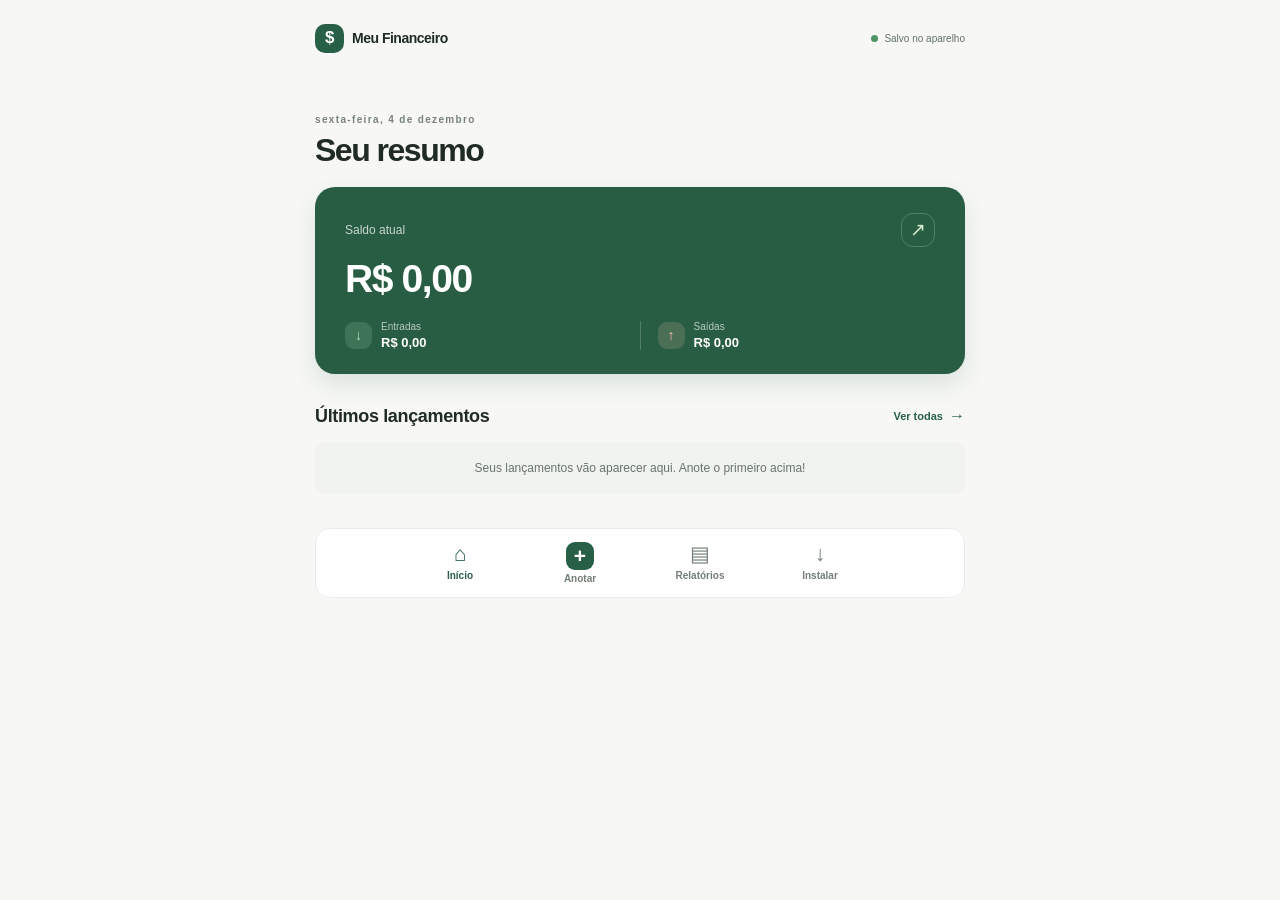
<file: index.html>
<!doctype html>
<html lang="pt-BR">
  <head>
    <meta charset="utf-8">
    <meta name="viewport" content="width=device-width, initial-scale=1, viewport-fit=cover">
    <meta name="theme-color" content="#f5f7f2">
    <meta name="description" content="Anote entradas e gastos e acompanhe seu dinheiro por dia, semana, mês e ano.">
    <meta name="apple-mobile-web-app-capable" content="yes">
    <meta name="apple-mobile-web-app-status-bar-style" content="default">
    <meta name="apple-mobile-web-app-title" content="Meu Financeiro">
    <link rel="icon" href="./icone.svg" type="image/svg+xml">
    <link rel="apple-touch-icon" href="./icone-512.png">
    <link rel="manifest" href="./manifest.webmanifest">
    <link rel="stylesheet" href="./estilos.css">
    <title>Meu Financeiro</title>
  </head>
  <body>
    <header class="topbar">
      <a class="brand" href="#inicio" aria-label="Meu Financeiro, início">
        <span class="brand-mark" aria-hidden="true">$</span>
        <span>Meu Financeiro</span>
      </a>
      <span class="privacy"><span class="privacy-dot"></span> Salvo no aparelho</span>
    </header>

    <main>
      <section id="inicio" class="view active" aria-labelledby="greeting">
        <div class="page-heading">
          <div>
            <p class="eyebrow" id="today-label"></p>
            <h1 id="greeting">Seu resumo</h1>
          </div>
        </div>

        <section class="balance-card" aria-label="Resumo do seu saldo">
          <div class="balance-top">
            <span>Saldo atual</span>
            <span class="balance-icon" aria-hidden="true">↗</span>
          </div>
          <p class="balance-value" id="balance-value">R$ 0,00</p>
          <div class="balance-details">
            <div class="balance-detail">
              <span class="detail-icon income-icon" aria-hidden="true">↓</span>
              <span><small>Entradas</small><strong id="income-total">R$ 0,00</strong></span>
            </div>
            <span class="balance-divider" aria-hidden="true"></span>
            <div class="balance-detail">
              <span class="detail-icon expense-icon" aria-hidden="true">↑</span>
              <span><small>Saídas</small><strong id="expense-total">R$ 0,00</strong></span>
            </div>
          </div>
        </section>

        <section class="recent-section" aria-labelledby="recent-heading">
          <div class="section-heading">
            <div>
              <h2 id="recent-heading">Últimos lançamentos</h2>
            </div>
            <button class="text-button" type="button" data-view="relatorios">Ver todas <span aria-hidden="true">→</span></button>
          </div>
          <ul class="transaction-list" id="recent-list"></ul>
        </section>
      </section>

      <section id="adicionar" class="view" aria-labelledby="entry-heading" hidden>
        <div class="page-heading report-heading">
          <div>
            <p class="eyebrow">NOVO</p>
            <h1 id="entry-heading">Anotar</h1>
          </div>
        </div>
        <section class="entry-section" aria-label="Dados do lançamento">
          <form id="entry-form" class="entry-form">
            <fieldset class="type-picker">
              <legend class="visually-hidden">Tipo de lançamento</legend>
              <label class="type-option selected" id="expense-option">
                <input type="radio" name="type" value="saida" checked>
                <span aria-hidden="true">−</span> Gasto
              </label>
              <label class="type-option" id="income-option">
                <input type="radio" name="type" value="entrada">
                <span aria-hidden="true">+</span> Entrada
              </label>
            </fieldset>
            <label class="field-label" for="description">Descrição</label>
            <input id="description" name="description" type="text" maxlength="100" placeholder="Ex.: almoço, mercado..." autocomplete="off" required>
            <div class="form-row">
              <div class="form-field">
                <label class="field-label" for="amount">Valor</label>
                <div class="amount-input">
                  <span aria-hidden="true">R$</span>
                  <input id="amount" name="amount" type="text" inputmode="decimal" placeholder="0,00" autocomplete="off" required>
                </div>
              </div>
              <div class="form-field date-field">
                <label class="field-label" for="entry-date">Data</label>
                <input id="entry-date" name="date" type="date" required>
              </div>
            </div>
            <button class="primary-button" type="submit">Salvar lançamento</button>
            <p class="form-message" id="form-message" role="status" aria-live="polite"></p>
          </form>
        </section>
      </section>

      <section id="relatorios" class="view" aria-labelledby="report-heading" hidden>
        <div class="page-heading report-heading">
          <div>
            <h1 id="report-heading">Relatórios</h1>
            <p class="heading-copy">Seus gastos por período.</p>
          </div>
        </div>

        <div class="period-picker" role="group" aria-label="Período do relatório">
          <button type="button" class="period-button active" data-period="diario" aria-pressed="true">Dia</button>
          <button type="button" class="period-button" data-period="semanal" aria-pressed="false">Semana</button>
          <button type="button" class="period-button" data-period="mensal" aria-pressed="false">Mês</button>
          <button type="button" class="period-button" data-period="anual" aria-pressed="false">Ano</button>
        </div>

        <section class="report-card" aria-live="polite">
          <div class="report-total">
            <div>
              <p class="eyebrow" id="period-label">GASTOS DE HOJE</p>
              <h2 id="period-total">R$ 0,00</h2>
            </div>
            <span class="report-icon" aria-hidden="true">↗</span>
          </div>
          <p class="period-range" id="period-range"></p>
          <div class="report-list-heading"><span>Lançamentos</span><span id="report-count">0 gastos</span></div>
          <ul class="transaction-list report-list" id="report-list"></ul>
          <button class="secondary-button" id="export-button" type="button">Baixar relatório CSV <span aria-hidden="true">↓</span></button>
        </section>
        <p class="local-note">Seus dados ficam neste aparelho.</p>
      </section>

      <section id="instalar" class="view" aria-labelledby="install-heading" hidden>
        <div class="page-heading report-heading">
          <div>
            <h1 id="install-heading">Instalar app</h1>
            <p class="heading-copy">Tenha o Meu Financeiro na tela do celular.</p>
          </div>
        </div>
        <section class="install-card" aria-label="Instalar no Android">
          <div class="install-platform">
            <span class="install-platform-icon android-icon" aria-hidden="true">A</span>
            <div>
              <h2>Android</h2>
              <p>Instale pelo Google Chrome</p>
            </div>
          </div>
          <ol class="install-steps">
            <li>Abra este site no Chrome.</li>
            <li>Toque no menu <strong>⋮</strong>, no canto superior.</li>
            <li>Escolha <strong>Instalar app</strong> ou <strong>Adicionar à tela inicial</strong>.</li>
          </ol>
          <button class="primary-button install-action" id="install-button" type="button" hidden>Instalar app</button>
        </section>

        <section class="install-card" aria-label="Instalar no iPhone">
          <div class="install-platform">
            <span class="install-platform-icon apple-icon" aria-hidden="true">i</span>
            <div>
              <h2>iPhone</h2>
              <p>Adicione pelo Safari</p>
            </div>
          </div>
          <ol class="install-steps">
            <li>Abra este site no Safari.</li>
            <li>Toque em <strong>Compartilhar</strong> <span class="share-symbol" aria-label="ícone Compartilhar">↑</span>, na barra do navegador.</li>
            <li>Role o menu e toque em <strong>Adicionar à Tela de Início</strong>.</li>
            <li>Confirme em <strong>Adicionar</strong>.</li>
          </ol>
        </section>
        <p class="local-note">Depois de instalar, abra pelo ícone na tela inicial.</p>
      </section>
    </main>

    <nav class="bottom-nav" aria-label="Navegação principal">
      <button class="nav-button active" type="button" data-view="inicio" aria-current="page">
        <span class="nav-icon" aria-hidden="true">⌂</span><span>Início</span>
      </button>
      <button class="nav-button add-nav-button" type="button" data-view="adicionar">
        <span class="nav-icon" aria-hidden="true">+</span><span>Anotar</span>
      </button>
      <button class="nav-button" type="button" data-view="relatorios">
        <span class="nav-icon" aria-hidden="true">▤</span><span>Relatórios</span>
      </button>
      <button class="nav-button" type="button" data-view="instalar">
        <span class="nav-icon install-nav-icon" aria-hidden="true">↓</span><span>Instalar</span>
      </button>
    </nav>
    <div class="toast" id="toast" role="status" aria-live="polite"></div>
    <script src="./aplicativo.js" defer></script>
  </body>
</html>
</file>
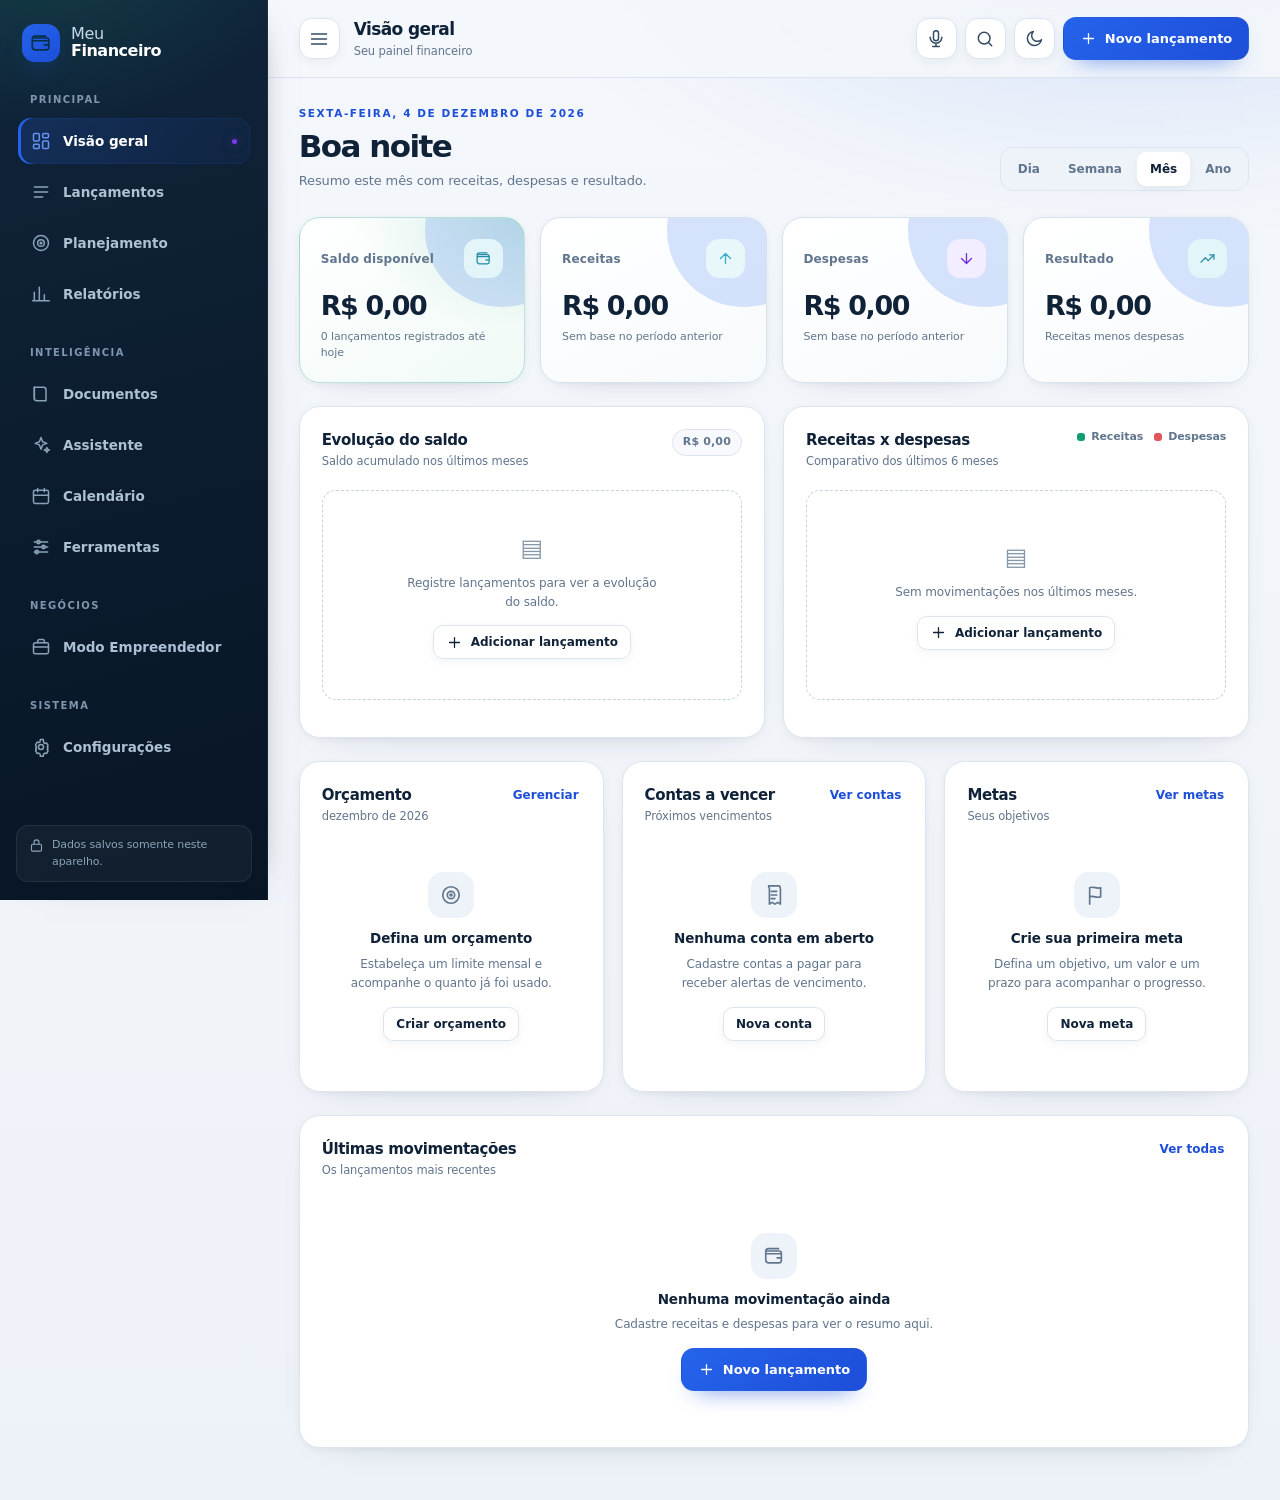
<file: web/index.html>
<!doctype html>
<html lang="pt-BR">
  <head>
    <meta charset="utf-8">
    <meta name="viewport" content="width=device-width, initial-scale=1, viewport-fit=cover">
    <meta name="theme-color" content="#0b1f33">
    <meta name="description" content="Meu Financeiro: controle de receitas, despesas, orçamento, metas e relatórios. Funciona offline e guarda os dados no seu aparelho.">
    <meta name="apple-mobile-web-app-capable" content="yes">
    <meta name="apple-mobile-web-app-status-bar-style" content="black-translucent">
    <meta name="apple-mobile-web-app-title" content="Meu Financeiro">
    <link rel="icon" href="./icons/icone.svg?v=20261111-clean1" type="image/svg+xml">
    <link rel="apple-touch-icon" href="./icons/icone.svg?v=20261111-clean1">
    <link rel="manifest" href="./manifest.webmanifest">
    <link rel="stylesheet" href="./estilos.css?v=20261111-empreendedor1">
    <link rel="stylesheet" href="./interface-polish.css?v=20261112-ui1">
    <title>Meu Financeiro — painel financeiro pessoal</title>
  </head>
  <body>
    <!-- Ícones (sprite) -->
    <svg class="sprite" aria-hidden="true" focusable="false">
      <symbol id="i-dashboard" viewBox="0 0 24 24"><rect x="3" y="3" width="7" height="9" rx="1.5"/><rect x="14" y="3" width="7" height="5" rx="1.5"/><rect x="14" y="12" width="7" height="9" rx="1.5"/><rect x="3" y="16" width="7" height="5" rx="1.5"/></symbol>
      <symbol id="i-list" viewBox="0 0 24 24"><path d="M4 6h16M4 12h16M4 18h10"/></symbol>
      <symbol id="i-target" viewBox="0 0 24 24"><circle cx="12" cy="12" r="9"/><circle cx="12" cy="12" r="4"/><circle cx="12" cy="12" r="1"/></symbol>
      <symbol id="i-chart" viewBox="0 0 24 24"><path d="M4 20V10M10 20V4M16 20v-7M22 20H2"/></symbol>
      <symbol id="i-sparkles" viewBox="0 0 24 24"><path d="M12 3l1.9 5.1L19 10l-5.1 1.9L12 17l-1.9-5.1L5 10l5.1-1.9L12 3z"/><path d="M19 15l.9 2.1L22 18l-2.1.9L19 21l-.9-2.1L16 18l2.1-.9L19 15z"/></symbol>
      <symbol id="i-calendar" viewBox="0 0 24 24"><rect x="3" y="5" width="18" height="16" rx="2"/><path d="M8 3v4M16 3v4M3 11h18"/></symbol>
      <symbol id="i-tools" viewBox="0 0 24 24"><path d="M4 6h16M4 12h16M4 18h16"/><circle cx="9" cy="6" r="2"/><circle cx="15" cy="12" r="2"/><circle cx="7" cy="18" r="2"/></symbol>
      <symbol id="i-settings" viewBox="0 0 24 24"><circle cx="12" cy="12" r="3"/><path d="M19.4 15a1.7 1.7 0 000-3l1.1-1.6-1.9-3.3-1.9.7a1.7 1.7 0 00-1.5-.9L14.8 3h-3.6l-.4 2.9a1.7 1.7 0 00-1.5.9l-1.9-.7-1.9 3.3L6.6 12a1.7 1.7 0 000 3l-1.1 1.6 1.9 3.3 1.9-.7a1.7 1.7 0 001.5.9l.4 2.9h3.6l.4-2.9a1.7 1.7 0 001.5-.9l1.9.7 1.9-3.3z"/></symbol>
      <symbol id="i-search" viewBox="0 0 24 24"><circle cx="11" cy="11" r="7"/><path d="M20 20l-3.5-3.5"/></symbol>
      <symbol id="i-plus" viewBox="0 0 24 24"><path d="M12 5v14M5 12h14"/></symbol>
      <symbol id="i-mic" viewBox="0 0 24 24"><rect x="9" y="2" width="6" height="12" rx="3"/><path d="M5 10a7 7 0 0014 0M12 17v4M8 21h8"/></symbol>
      <symbol id="i-sun" viewBox="0 0 24 24"><circle cx="12" cy="12" r="4"/><path d="M12 2v2M12 20v2M4.9 4.9l1.4 1.4M17.7 17.7l1.4 1.4M2 12h2M20 12h2M4.9 19.1l1.4-1.4M17.7 6.3l1.4-1.4"/></symbol>
      <symbol id="i-moon" viewBox="0 0 24 24"><path d="M21 12.8A8.5 8.5 0 1111.2 3a6.5 6.5 0 009.8 9.8z"/></symbol>
      <symbol id="i-menu" viewBox="0 0 24 24"><path d="M3 6h18M3 12h18M3 18h18"/></symbol>
      <symbol id="i-close" viewBox="0 0 24 24"><path d="M6 6l12 12M18 6L6 18"/></symbol>
      <symbol id="i-edit" viewBox="0 0 24 24"><path d="M12 20h9"/><path d="M16.5 3.5a2.1 2.1 0 013 3L7 19l-4 1 1-4z"/></symbol>
      <symbol id="i-trash" viewBox="0 0 24 24"><path d="M3 6h18M8 6V4h8v2M6 6l1 14h10l1-14M10 11v6M14 11v6"/></symbol>
      <symbol id="i-check" viewBox="0 0 24 24"><path d="M20 6L9 17l-5-5"/></symbol>
      <symbol id="i-alert" viewBox="0 0 24 24"><path d="M10.3 3.9L1.8 18a2 2 0 001.7 3h17a2 2 0 001.7-3L13.7 3.9a2 2 0 00-3.4 0z"/><path d="M12 9v4M12 17h.01"/></symbol>
      <symbol id="i-up" viewBox="0 0 24 24"><path d="M12 19V5M5 12l7-7 7 7"/></symbol>
      <symbol id="i-down" viewBox="0 0 24 24"><path d="M12 5v14M19 12l-7 7-7-7"/></symbol>
      <symbol id="i-left" viewBox="0 0 24 24"><path d="M15 18l-6-6 6-6"/></symbol>
      <symbol id="i-right" viewBox="0 0 24 24"><path d="M9 18l6-6-6-6"/></symbol>
      <symbol id="i-wallet" viewBox="0 0 24 24"><path d="M4.5 6.5h13a2.5 2.5 0 012.5 2.5v8a2.5 2.5 0 01-2.5 2.5h-11A3.5 3.5 0 013 16V7a3 3 0 013-3h11"/><path d="M3.5 9.5H20"/><path d="M15.5 14h4.5"/><circle cx="15.5" cy="14" r=".7" fill="currentColor" stroke="none"/></symbol>
      <symbol id="i-brand-wallet" viewBox="0 0 24 24"><path d="M5 6.5h13a2.5 2.5 0 012.5 2.5v8a2.5 2.5 0 01-2.5 2.5H6A3.5 3.5 0 012.5 16V8A3.5 3.5 0 016 4.5h11"/><path d="M3 9.5h17.5"/><path d="M15.5 14h5"/></symbol>
      <symbol id="i-receipt" viewBox="0 0 24 24"><path d="M6 2h12l1 3v17l-3-2-3 2-3-2-3 2V5z"/><path d="M9 8h6M9 12h6M9 16h4"/></symbol>
      <symbol id="i-repeat" viewBox="0 0 24 24"><path d="M17 2l4 4-4 4"/><path d="M3 11V9a4 4 0 014-4h14"/><path d="M7 22l-4-4 4-4"/><path d="M21 13v2a4 4 0 01-4 4H3"/></symbol>
      <symbol id="i-flag" viewBox="0 0 24 24"><path d="M4 22V4c4-2 8 2 12 0v10c-4 2-8-2-12 0"/></symbol>
      <symbol id="i-home" viewBox="0 0 24 24"><path d="M3 11l9-8 9 8"/><path d="M5 10v11h14V10"/></symbol>
      <symbol id="i-food" viewBox="0 0 24 24"><path d="M4 8h12v6a6 6 0 01-12 0z"/><path d="M16 9h3a3 3 0 010 6h-3"/><path d="M5 21h10"/></symbol>
      <symbol id="i-car" viewBox="0 0 24 24"><path d="M5 17h14M6 17l-1-5 2-5h10l2 5-1 5"/><circle cx="7.5" cy="17.5" r="1.5"/><circle cx="16.5" cy="17.5" r="1.5"/></symbol>
      <symbol id="i-heart" viewBox="0 0 24 24"><path d="M20.8 4.6a5.5 5.5 0 00-7.8 0L12 5.7l-1-1.1a5.5 5.5 0 00-7.8 7.8l1.1 1L12 21l7.7-7.6 1.1-1a5.5 5.5 0 000-7.8z"/></symbol>
      <symbol id="i-book" viewBox="0 0 24 24"><path d="M4 4h11a3 3 0 013 3v13H7a3 3 0 01-3-3z"/><path d="M4 4v14"/></symbol>
      <symbol id="i-bag" viewBox="0 0 24 24"><path d="M6 7h12l1 14H5z"/><path d="M9 7V5a3 3 0 016 0v2"/></symbol>
      <symbol id="i-dots" viewBox="0 0 24 24"><circle cx="5" cy="12" r="1.5"/><circle cx="12" cy="12" r="1.5"/><circle cx="19" cy="12" r="1.5"/></symbol>
      <symbol id="i-briefcase" viewBox="0 0 24 24"><rect x="3" y="7" width="18" height="13" rx="2"/><path d="M8 7V5a2 2 0 012-2h4a2 2 0 012 2v2M3 12h18"/></symbol>
      <symbol id="i-laptop" viewBox="0 0 24 24"><rect x="4" y="5" width="16" height="11" rx="2"/><path d="M2 20h20"/></symbol>
      <symbol id="i-trend" viewBox="0 0 24 24"><path d="M3 17l6-6 4 4 8-8"/><path d="M15 7h6v6"/></symbol>
      <symbol id="i-gift" viewBox="0 0 24 24"><rect x="3" y="8" width="18" height="4"/><path d="M5 12v9h14v-9M12 8v13"/><path d="M12 8S9 8 7.5 6.5 6 3 8 3s4 5 4 5zM12 8s3 0 4.5-1.5S18 3 16 3s-4 5-4 5z"/></symbol>
      <symbol id="i-download" viewBox="0 0 24 24"><path d="M12 3v12M7 10l5 5 5-5M4 21h16"/></symbol>
      <symbol id="i-upload" viewBox="0 0 24 24"><path d="M12 21V9M7 14l5-5 5 5M4 3h16"/></symbol>
      <symbol id="i-lock" viewBox="0 0 24 24"><rect x="4" y="10" width="16" height="11" rx="2"/><path d="M8 10V7a4 4 0 018 0v3"/></symbol>
      <symbol id="i-bell" viewBox="0 0 24 24"><path d="M18 8a6 6 0 00-12 0c0 7-3 9-3 9h18s-3-2-3-9"/><path d="M10 21a2 2 0 004 0"/></symbol>
      <symbol id="i-filter" viewBox="0 0 24 24"><path d="M3 4h18l-7 8v7l-4 2v-9z"/></symbol>
      <symbol id="i-copy" viewBox="0 0 24 24"><rect x="9" y="9" width="11" height="11" rx="2"/><path d="M5 15V5a2 2 0 012-2h10"/></symbol>
      <symbol id="i-gauge" viewBox="0 0 24 24"><path d="M12 21a9 9 0 100-18 9 9 0 000 18z"/><path d="M12 12l4-4"/></symbol>
      <symbol id="i-compass" viewBox="0 0 24 24"><circle cx="12" cy="12" r="9"/><path d="M16 8l-2.5 5.5L8 16l2.5-5.5z"/></symbol>
      <symbol id="i-coins" viewBox="0 0 24 24"><ellipse cx="9" cy="6" rx="5" ry="2"/><path d="M4 6v4c0 1.1 2.2 2 5 2s5-.9 5-2V6"/><path d="M4 10v4c0 1.1 2.2 2 5 2s5-.9 5-2v-4"/><ellipse cx="16" cy="14" rx="5" ry="2"/><path d="M11 14v4c0 1.1 2.2 2 5 2s5-.9 5-2v-4"/></symbol>
      <symbol id="i-info" viewBox="0 0 24 24"><circle cx="12" cy="12" r="9"/><path d="M12 11v5M12 8h.01"/></symbol>
    </svg>

    <div class="boot" id="boot" aria-hidden="true">
      <span class="boot-mark" aria-hidden="true"><svg class="icon"><use href="#i-brand-wallet"></use></svg></span>
      <span class="boot-name">Meu Financeiro</span>
      <span class="boot-bar"><span></span></span>
    </div>

    <div class="lock-screen" id="lock-screen" hidden>
      <form class="lock-card" id="lock-form" autocomplete="off">
        <span class="brand-mark large" aria-hidden="true"><svg class="icon"><use href="#i-brand-wallet"></use></svg></span>
        <h1>Meu Financeiro</h1>
        <p>Digite seu PIN para desbloquear o aplicativo.</p>
        <label class="visually-hidden" for="lock-pin">PIN</label>
        <input id="lock-pin" class="pin-input" type="password" inputmode="numeric" autocomplete="off" maxlength="6" required>
        <p class="form-error" id="lock-error" role="alert"></p>
        <button class="btn primary block" type="submit">Desbloquear</button>
        <p class="hint">Os dados continuam salvos apenas neste aparelho.</p>
      </form>
    </div>

    <div class="app" id="app">
      <aside class="sidebar" id="sidebar" aria-label="Menu principal">
        <div class="sidebar-top">
          <a class="brand" href="#/dashboard" aria-label="Meu Financeiro, início">
            <span class="brand-mark" aria-hidden="true"><svg class="icon"><use href="#i-brand-wallet"></use></svg></span>
            <span class="brand-text">Meu<strong>Financeiro</strong></span>
          </a>
          <button class="icon-btn sidebar-close" id="sidebar-close" type="button" aria-label="Fechar menu">
            <svg class="icon"><use href="#i-close"></use></svg>
          </button>
        </div>

        <nav class="sidebar-nav">
          <p class="nav-group">Principal</p>
          <button class="nav-link" data-view="dashboard" type="button"><svg class="icon"><use href="#i-dashboard"></use></svg><span>Visão geral</span></button>
          <button class="nav-link" data-view="transactions" type="button"><svg class="icon"><use href="#i-list"></use></svg><span>Lançamentos</span></button>
          <button class="nav-link" data-view="planning" type="button"><svg class="icon"><use href="#i-target"></use></svg><span>Planejamento</span></button>
          <button class="nav-link" data-view="reports" type="button"><svg class="icon"><use href="#i-chart"></use></svg><span>Relatórios</span></button>
          <p class="nav-group">Inteligência</p>
          <button class="nav-link" data-view="documents" type="button"><svg class="icon"><use href="#i-book"></use></svg><span>Documentos</span></button>
          <button class="nav-link" data-view="assistant" type="button"><svg class="icon"><use href="#i-sparkles"></use></svg><span>Assistente</span></button>
          <button class="nav-link" data-view="calendar" type="button"><svg class="icon"><use href="#i-calendar"></use></svg><span>Calendário</span></button>
          <button class="nav-link" data-view="tools" type="button"><svg class="icon"><use href="#i-tools"></use></svg><span>Ferramentas</span></button>
          <p class="nav-group">Negócios</p>
          <button class="nav-link" data-view="entrepreneur" type="button"><svg class="icon"><use href="#i-briefcase"></use></svg><span>Modo Empreendedor</span></button>
          <p class="nav-group">Sistema</p>
          <button class="nav-link" data-view="settings" type="button"><svg class="icon"><use href="#i-settings"></use></svg><span>Configurações</span></button>
        </nav>

        <div class="sidebar-bottom">
          <div class="sidebar-note">
            <svg class="icon" aria-hidden="true"><use href="#i-lock"></use></svg>
            <span>Dados salvos somente neste aparelho.</span>
          </div>
        </div>
      </aside>
      <div class="sidebar-backdrop" id="sidebar-backdrop" hidden></div>

      <div class="main">
        <header class="topbar">
          <button class="icon-btn menu-toggle" id="menu-toggle" type="button" aria-label="Abrir menu">
            <svg class="icon"><use href="#i-menu"></use></svg>
          </button>
          <div class="topbar-title">
            <h1 id="page-title">Visão geral</h1>
            <p id="page-subtitle">Seu painel financeiro</p>
          </div>
          <div class="topbar-actions">
            <button class="icon-btn" id="voice-trigger" type="button" data-action="voice" aria-label="Registrar por voz" title="Registrar por voz">
              <svg class="icon"><use href="#i-mic"></use></svg>
            </button>
            <button class="icon-btn" id="search-trigger" type="button" aria-label="Buscar (Ctrl+K)" title="Buscar (Ctrl+K)">
              <svg class="icon"><use href="#i-search"></use></svg>
            </button>
            <button class="icon-btn" id="theme-toggle" type="button" aria-label="Alternar tema" title="Alternar tema">
              <svg class="icon"><use href="#i-moon"></use></svg>
            </button>
            <button class="btn primary" id="new-transaction" type="button">
              <svg class="icon"><use href="#i-plus"></use></svg><span>Novo lançamento</span>
            </button>
          </div>
        </header>

        <main class="content" id="main-content">
          <!-- ============================================================ DASHBOARD -->
          <section class="view" id="view-dashboard" data-view="dashboard" hidden>
            <div class="page-head">
              <div>
                <p class="eyebrow" id="dash-date"></p>
                <h2 class="page-greeting" id="dash-greeting">Seu resumo</h2>
                <p class="page-sub" id="dash-sub">Acompanhe o que entrou, o que saiu e o que sobrou.</p>
              </div>
              <div class="segmented" id="dash-period" role="group" aria-label="Período do resumo">
                <button type="button" data-period="day">Dia</button>
                <button type="button" data-period="week">Semana</button>
                <button type="button" data-period="month" class="active" aria-pressed="true">Mês</button>
                <button type="button" data-period="year">Ano</button>
              </div>
            </div>

            <div class="alert-strip" id="dash-alerts" hidden></div>

            <div class="kpi-grid">
              <article class="card kpi">
                <div class="kpi-top"><span class="kpi-label">Saldo disponível</span><span class="kpi-icon balance"><svg class="icon"><use href="#i-wallet"></use></svg></span></div>
                <strong class="kpi-value" id="kpi-balance">R$ 0,00</strong>
                <p class="kpi-meta" id="kpi-balance-meta">Saldo acumulado até hoje</p>
              </article>
              <article class="card kpi">
                <div class="kpi-top"><span class="kpi-label">Receitas</span><span class="kpi-icon income"><svg class="icon"><use href="#i-up"></use></svg></span></div>
                <strong class="kpi-value" id="kpi-income">R$ 0,00</strong>
                <p class="kpi-meta" id="kpi-income-meta">No período selecionado</p>
              </article>
              <article class="card kpi">
                <div class="kpi-top"><span class="kpi-label">Despesas</span><span class="kpi-icon expense"><svg class="icon"><use href="#i-down"></use></svg></span></div>
                <strong class="kpi-value" id="kpi-expense">R$ 0,00</strong>
                <p class="kpi-meta" id="kpi-expense-meta">No período selecionado</p>
              </article>
              <article class="card kpi">
                <div class="kpi-top"><span class="kpi-label">Resultado</span><span class="kpi-icon result"><svg class="icon"><use href="#i-trend"></use></svg></span></div>
                <strong class="kpi-value" id="kpi-result">R$ 0,00</strong>
                <p class="kpi-meta" id="kpi-result-meta">Receitas menos despesas</p>
              </article>
            </div>

            <div class="grid cols-2">
              <article class="card chart-card">
                <header class="card-head">
                  <div><h3>Evolução do saldo</h3><p>Saldo acumulado nos últimos meses</p></div>
                  <span class="pill" id="chart-balance-pill">—</span>
                </header>
                <div class="chart" id="chart-balance"></div>
              </article>
              <article class="card chart-card">
                <header class="card-head">
                  <div><h3>Receitas x despesas</h3><p>Comparativo dos últimos 6 meses</p></div>
                  <ul class="legend-inline" id="monthly-legend"></ul>
                </header>
                <div class="chart" id="chart-monthly"></div>
              </article>
            </div>

            <div class="grid cols-3">
              <article class="card" id="dash-budget"></article>
              <article class="card" id="dash-bills"></article>
              <article class="card" id="dash-goals"></article>
            </div>

            <article class="card">
              <header class="card-head">
                <div><h3>Últimas movimentações</h3><p>Os lançamentos mais recentes</p></div>
                <button class="link-btn" type="button" data-view="transactions">Ver todas</button>
              </header>
              <ul class="tx-list" id="dash-recent"></ul>
            </article>
          </section>

          <!-- ========================================================= TRANSAÇÕES -->
          <section class="view" id="view-transactions" data-view="transactions" hidden>
            <div class="page-head">
              <div><h2>Lançamentos</h2><p class="page-sub">Cadastre, edite e acompanhe cada movimentação.</p></div>
              <div class="head-actions">
                <button class="btn secondary" type="button" data-action="voice"><svg class="icon"><use href="#i-mic"></use></svg><span>Por voz</span></button>
                <button class="btn primary" type="button" data-action="new-transaction"><svg class="icon"><use href="#i-plus"></use></svg><span>Novo lançamento</span></button>
              </div>
            </div>

            <div class="card toolbar">
              <label class="field search-field">
                <span class="visually-hidden">Buscar lançamentos</span>
                <svg class="icon"><use href="#i-search"></use></svg>
                <input id="tx-search" type="search" placeholder="Buscar por descrição ou observação">
              </label>
              <label class="field"><span class="visually-hidden">Tipo</span><select id="tx-type"><option value="">Todos os tipos</option><option value="income">Receitas</option><option value="expense">Despesas</option></select></label>
              <label class="field"><span class="visually-hidden">Categoria</span><select id="tx-category"><option value="">Todas as categorias</option></select></label>
              <label class="field"><span class="visually-hidden">Mês</span><select id="tx-month"><option value="">Todos os meses</option></select></label>
              <label class="field"><span class="visually-hidden">Forma de pagamento</span><select id="tx-payment"><option value="">Todas as formas</option></select></label>
              <button class="btn ghost" id="tx-clear" type="button">Limpar</button>
            </div>

            <div class="list-summary" id="tx-summary"></div>

            <div class="card list-card">
              <ul class="tx-list" id="tx-list"></ul>
              <button class="btn ghost block" id="tx-more" type="button" hidden>Carregar mais</button>
            </div>
          </section>

          <!-- ======================================================== PLANEJAMENTO -->
          <section class="view" id="view-planning" data-view="planning" hidden>
            <div class="page-head">
              <div><h2>Planejamento</h2><p class="page-sub">Orçamento, metas, contas e compromissos do mês.</p></div>
            </div>

            <article class="card">
              <header class="card-head">
                <div><h3>Orçamento do mês</h3><p id="budget-caption">Defina um limite e acompanhe o uso.</p></div>
                <div class="head-actions">
                  <button class="btn ghost small" id="btn-copy-budget" type="button">Copiar mês anterior</button>
                  <button class="btn secondary small" id="btn-edit-budget" type="button"><svg class="icon"><use href="#i-edit"></use></svg><span>Editar</span></button>
                </div>
              </header>
              <div id="planning-budget"></div>
            </article>

            <div class="grid cols-2">
              <article class="card">
                <header class="card-head"><div><h3>Metas</h3><p>Objetivos com valor e prazo.</p></div><button class="btn secondary small" id="btn-new-goal" type="button"><svg class="icon"><use href="#i-plus"></use></svg><span>Nova</span></button></header>
                <div id="goals-list" class="stack"></div>
              </article>

              <article class="card">
                <header class="card-head"><div><h3>Contas a pagar</h3><p>Vencimentos e confirmações.</p></div><button class="btn secondary small" id="btn-new-bill" type="button"><svg class="icon"><use href="#i-plus"></use></svg><span>Nova</span></button></header>
                <div id="bills-list" class="stack"></div>
              </article>

              <article class="card">
                <header class="card-head"><div><h3>Dívidas e parcelas</h3><p>Acompanhe o que falta pagar.</p></div><button class="btn secondary small" id="btn-new-debt" type="button"><svg class="icon"><use href="#i-plus"></use></svg><span>Nova</span></button></header>
                <div id="debts-list" class="stack"></div>
              </article>

              <article class="card">
                <header class="card-head"><div><h3>Assinaturas</h3><p>Serviços com cobrança recorrente.</p></div><button class="btn secondary small" id="btn-new-sub" type="button"><svg class="icon"><use href="#i-plus"></use></svg><span>Nova</span></button></header>
                <div id="subs-list" class="stack"></div>
              </article>
            </div>

            <article class="card">
              <header class="card-head"><div><h3>Lançamentos recorrentes</h3><p>Receitas e despesas que se repetem automaticamente.</p></div><button class="btn secondary small" id="btn-new-rec" type="button"><svg class="icon"><use href="#i-plus"></use></svg><span>Nova</span></button></header>
              <div id="recs-list" class="stack"></div>
            </article>
          </section>

          <!-- =========================================================== RELATÓRIOS -->
          <section class="view" id="view-reports" data-view="reports" hidden>
            <div class="page-head">
              <div><h2>Relatórios</h2><p class="page-sub">Analise seus números e exporte quando quiser.</p></div>
              <div class="head-actions">
                <button class="btn ghost small" id="btn-export-csv" type="button"><svg class="icon"><use href="#i-download"></use></svg><span>CSV</span></button>
                <button class="btn secondary small" id="btn-export-pdf" type="button"><svg class="icon"><use href="#i-download"></use></svg><span>PDF</span></button>
              </div>
            </div>

            <div class="card toolbar report-toolbar">
              <label class="field"><span class="visually-hidden">Modo do relatório</span>
                <select id="report-mode">
                  <option value="month">Mensal</option>
                  <option value="year">Anual</option>
                  <option value="custom">Personalizado</option>
                </select>
              </label>
              <label class="field" id="report-month-field"><span class="visually-hidden">Mês</span><input id="report-month" type="month"></label>
              <label class="field" id="report-year-field" hidden><span class="visually-hidden">Ano</span><select id="report-year"></select></label>
              <label class="field" id="report-from-field" hidden><span class="visually-hidden">De</span><input id="report-from" type="date"></label>
              <label class="field" id="report-to-field" hidden><span class="visually-hidden">Até</span><input id="report-to" type="date"></label>
            </div>

            <div class="report-summary-container" id="report-summary"></div>

            <div class="grid cols-2">
              <article class="card">
                <header class="card-head"><div><h3>Despesas por categoria</h3><p>Onde seu dinheiro foi usado.</p></div></header>
                <div class="donut-wrap">
                  <div class="chart donut-chart" id="report-donut"></div>
                  <ul class="legend-list" id="report-legend"></ul>
                </div>
              </article>
              <article class="card">
                <header class="card-head"><div><h3>Maiores gastos</h3><p>Categorias com maior peso no período.</p></div></header>
                <div id="report-top" class="stack"></div>
              </article>
            </div>

            <div class="grid cols-2">
              <article class="card chart-card">
                <header class="card-head"><div><h3>Receitas x despesas</h3><p>Histórico mensal do período.</p></div></header>
                <div class="chart" id="report-bars"></div>
              </article>
              <article class="card chart-card">
                <header class="card-head"><div><h3>Evolução do saldo</h3><p>Saldo acumulado ao fim de cada mês.</p></div></header>
                <div class="chart" id="report-balance"></div>
              </article>
            </div>
          </section>

          <!-- ============================================================ ASSISTENTE -->
          <section class="view" id="view-assistant" data-view="assistant" hidden>
            <div class="page-head">
              <div><h2>Assistente financeiro</h2><p class="page-sub">Tire dúvidas sobre seu dinheiro usando uma conversa simples.</p></div>
            </div>

            <div class="assistant-grid">
              <section class="card chat-card" aria-label="Conversa com o assistente">
                <header class="card-head assistant-chat-head">
                  <div>
                    <h3>Como posso ajudar?</h3>
                    <p>Escreva uma pergunta como se estivesse conversando com uma pessoa.</p>
                  </div>
                  <span class="pill"><svg class="icon"><use href="#i-sparkles"></use></svg> Funciona offline</span>
                </header>
                <div class="chat-log" id="chat-log" aria-live="polite" aria-relevant="additions"></div>
                <div class="assistant-suggestions">
                  <span class="assistant-suggestions-label">Sugestões para começar</span>
                  <div class="chips" id="chat-chips"></div>
                </div>
                <form class="chat-form" id="chat-form">
                  <label class="visually-hidden" for="chat-input">Digite sua pergunta</label>
                  <input id="chat-input" type="text" placeholder="Ex.: quanto gastei neste mês?" autocomplete="off" maxlength="200" required>
                  <button class="btn primary" type="submit"><svg class="icon"><use href="#i-up"></use></svg><span>Enviar</span></button>
                </form>
                <p class="hint assistant-privacy-hint"><svg class="icon"><use href="#i-lock"></use></svg> Suas perguntas são respondidas no próprio aparelho, com os dados cadastrados no app.</p>
              </section>

              <aside class="card assistant-insights-card">
                <header class="card-head"><div><h3>Suas análises</h3><p>Alertas e oportunidades com base nos seus registros.</p></div></header>
                <div id="insights-list" class="stack"></div>
              </aside>
            </div>
          </section>

          <!-- ============================================================ CALENDÁRIO -->
          <section class="view" id="view-calendar" data-view="calendar" hidden>
            <div class="page-head">
              <div><h2>Calendário financeiro</h2><p class="page-sub">Receitas, despesas e contas dia a dia.</p></div>
              <div class="calendar-nav">
                <button class="icon-btn" id="cal-prev" type="button" aria-label="Mês anterior"><svg class="icon"><use href="#i-left"></use></svg></button>
                <strong id="cal-title">—</strong>
                <button class="icon-btn" id="cal-next" type="button" aria-label="Próximo mês"><svg class="icon"><use href="#i-right"></use></svg></button>
              </div>
            </div>

            <div class="card calendar-card">
              <div class="calendar-weekdays" aria-hidden="true"><span>Seg</span><span>Ter</span><span>Qua</span><span>Qui</span><span>Sex</span><span>Sáb</span><span>Dom</span></div>
              <div class="calendar-grid" id="cal-grid"></div>
              <div class="calendar-legend"><span><i class="dot income"></i>Receitas</span><span><i class="dot expense"></i>Despesas</span><span><i class="dot bill"></i>Contas</span></div>
            </div>

            <article class="card">
              <header class="card-head"><div><h3 id="cal-day-title">Selecione um dia</h3><p id="cal-day-sub">Os lançamentos do dia aparecem aqui.</p></div></header>
              <ul class="tx-list" id="cal-day"></ul>
            </article>
          </section>

          <!-- ============================================================= FERRAMENTAS -->
          <section class="view" id="view-tools" data-view="tools" hidden>
            <div class="page-head">
              <div><h2>Ferramentas</h2><p class="page-sub">Simulações para decisões financeiras.</p></div>
            </div>

            <div class="grid cols-3">
              <article class="card">
                <header class="card-head"><div><h3>Juros compostos</h3><p>Quanto um aporte rende ao longo do tempo.</p></div></header>
                <form class="stack" id="form-interest">
                  <label class="field"><span>Valor inicial</span><input name="initial" type="text" inputmode="decimal" placeholder="0,00" value="0" required></label>
                  <label class="field"><span>Aporte mensal</span><input name="monthly" type="text" inputmode="decimal" placeholder="0,00" value="0" required></label>
                  <label class="field"><span>Taxa ao mês (%)</span><input name="rate" type="text" inputmode="decimal" placeholder="0,8" value="0,8" required></label>
                  <label class="field"><span>Meses</span><input name="months" type="number" min="1" max="600" value="120" required></label>
                  <button class="btn primary block" type="submit">Calcular</button>
                </form>
                <div class="tool-result" id="interest-result" hidden></div>
              </article>

              <article class="card">
                <header class="card-head"><div><h3>Meta de economia</h3><p>Quanto tempo para atingir um objetivo.</p></div></header>
                <form class="stack" id="form-goal-sim">
                  <label class="field"><span>Valor da meta</span><input name="target" type="text" inputmode="decimal" placeholder="0,00" required></label>
                  <label class="field"><span>Já guardado</span><input name="saved" type="text" inputmode="decimal" placeholder="0,00" value="0"></label>
                  <label class="field"><span>Poupança por mês</span><input name="monthly" type="text" inputmode="decimal" placeholder="0,00" required></label>
                  <label class="field"><span>Rendimento ao mês (%)</span><input name="rate" type="text" inputmode="decimal" placeholder="0,5" value="0,5"></label>
                  <button class="btn primary block" type="submit">Calcular</button>
                </form>
                <div class="tool-result" id="goalsim-result" hidden></div>
              </article>

              <article class="card">
                <header class="card-head"><div><h3>Parcelamento</h3><p>Compare o custo de comprar parcelado.</p></div></header>
                <form class="stack" id="form-installment">
                  <label class="field"><span>Valor da compra</span><input name="total" type="text" inputmode="decimal" placeholder="0,00" required></label>
                  <label class="field"><span>Número de parcelas</span><input name="count" type="number" min="2" max="120" value="12" required></label>
                  <label class="field"><span>Juros ao mês (%)</span><input name="rate" type="text" inputmode="decimal" placeholder="1,99" value="1,99" required></label>
                  <button class="btn primary block" type="submit">Calcular</button>
                </form>
                <div class="tool-result" id="installment-result" hidden></div>
              </article>
            </div>
          </section>

          <!-- =========================================================== CONFIGURAÇÕES -->
          <section class="view" id="view-documents" data-view="documents" hidden>
            <div class="page-head">
              <div><p class="eyebrow">ARQUIVOS PESSOAIS</p><h2 class="page-greeting">Meus documentos</h2><p class="page-sub">Guarde planilhas, comprovantes e outros arquivos organizados por categoria.</p></div>
              
            </div>
            <article class="card documents-intro">
              <div class="documents-intro-icon"><svg class="icon"><use href="#i-book"></use></svg></div>
              <div><strong>Seus arquivos ficam neste aparelho</strong><p>Importe PDFs, planilhas, documentos e imagens. Você poderá pesquisar, abrir, baixar, reclassificar ou excluir cada arquivo. Nada é enviado para a internet.</p></div>
            </article>
            <article class="documents-upload-card">
              <div class="documents-upload-symbol"><svg class="icon"><use href="#i-upload"></use></svg></div>
              <div class="documents-upload-copy">
                <strong>Adicione seus arquivos</strong>
                <p>Escolha PDFs, planilhas Excel, CSV, Word, imagens e outros documentos para guardar e organizar aqui. Ao adicionar uma planilha .xlsx ou .csv, o app também identifica receitas e despesas e pede sua confirmação para incluí-las em Lançamentos.</p>
                <span class="documents-upload-formats">PDF · XLS · XLSX · CSV · DOC · DOCX · JPG · PNG</span>
              </div>
              <button class="btn primary documents-upload-button" id="documents-add" type="button"><svg class="icon"><use href="#i-upload"></use></svg><span>Selecionar arquivos</span></button>
            </article>
            <div class="card documents-upload-options"><label class="field"><span>Categoria padrão dos arquivos novos</span><select id="documents-new-category"><option>Comprovantes</option><option>Receitas</option><option>Despesas</option><option>Relatórios</option><option selected>Outros</option></select></label><label class="field"><span>Descrição (opcional)</span><input id="documents-description" type="text" maxlength="180" placeholder="Ex.: Conta de energia de novembro"></label></div>
            <input id="documents-file-input" type="file" accept=".pdf,.csv,.xls,.xlsx,.doc,.docx,.odt,.ods,.jpg,.jpeg,.png,.webp,.txt" multiple hidden>
            <div class="card documents-toolbar">
              <label class="search-field documents-search"><svg class="icon"><use href="#i-search"></use></svg><input id="documents-search" type="search" placeholder="Buscar pelo nome ou descrição..." autocomplete="off"></label>
              <label class="field"><span>Categoria</span><select id="documents-filter"><option value="">Todas as categorias</option><option>Comprovantes</option><option>Receitas</option><option>Despesas</option><option>Relatórios</option><option>Outros</option></select></label>
            </div>
            <div class="documents-summary" id="documents-summary"></div>
            <div class="documents-list" id="documents-list"><div class="card empty-state">Carregando seus documentos...</div></div>
          </section>

          <section class="view" id="view-settings" data-view="settings" hidden>
            <div class="page-head">
              <div><h2>Configurações</h2><p class="page-sub">Preferências, segurança e seus dados.</p></div>
            </div>

            <div class="grid cols-2">
              <article class="card">
                <header class="card-head"><div><h3>Perfil</h3><p>Como o app chama você.</p></div></header>
                <form class="inline-form" id="form-profile">
                  <label class="field"><span>Seu nome</span><input id="settings-name" type="text" maxlength="40" placeholder="Como quer ser chamado?"></label>
                  <button class="btn primary" type="submit">Salvar</button>
                </form>
              </article>

              <article class="card">
                <header class="card-head"><div><h3>Aparência</h3><p>Tema e cor de destaque.</p></div></header>
                <div class="setting-line"><span>Tema</span>
                  <div class="segmented small" id="theme-choices">
                    <button type="button" data-theme-choice="light">Claro</button>
                    <button type="button" data-theme-choice="dark">Escuro</button>
                    <button type="button" data-theme-choice="system">Sistema</button>
                  </div>
                </div>
                <div class="setting-line"><span>Cor</span>
                  <div class="accent-choices" id="accent-choices">
                    <button type="button" data-accent-choice="blue" aria-label="Azul"><i style="--dot:#2563eb"></i></button>
                    <button type="button" data-accent-choice="purple" aria-label="Roxo"><i style="--dot:#8b5cf6"></i></button>
                    <button type="button" data-accent-choice="rose" aria-label="Rosa"><i style="--dot:#db2777"></i></button>
                    <button type="button" data-accent-choice="wine" aria-label="Vinho"><i style="--dot:#8f1746"></i></button>
                    <button type="button" data-accent-choice="amber" aria-label="Âmbar"><i style="--dot:#d97706"></i></button>
                    <button type="button" data-accent-choice="cyan" aria-label="Ciano"><i style="--dot:#0891b2"></i></button>
                    <button type="button" data-accent-choice="indigo" aria-label="Índigo"><i style="--dot:#6366f1"></i></button>
                  </div>
                </div>
              </article>

              <article class="card">
                <header class="card-head"><div><h3>Notificações</h3><p>Avisos de contas e orçamento.</p></div></header>
                <p class="muted" id="notif-status">—</p>
                <div class="head-actions">
                  <button class="btn secondary" id="btn-notif" type="button"><svg class="icon"><use href="#i-bell"></use></svg><span>Ativar notificações</span></button>
                  <button class="btn ghost" id="btn-notif-test" type="button">Enviar teste</button>
                </div>
                <p class="hint">Os avisos são gerados no próprio aparelho quando você abre o app. Não há envio para servidores.</p>
              </article>

              <article class="card">
                <header class="card-head"><div><h3>Segurança</h3><p>Bloqueio por PIN ao abrir o app.</p></div></header>
                <p class="muted" id="pin-status">—</p>
                <div class="head-actions">
                  <button class="btn secondary" id="btn-pin" type="button"><svg class="icon"><use href="#i-lock"></use></svg><span>Definir PIN</span></button>
                </div>
                <p class="hint">O PIN protege o acesso à interface. Ele não criptografa os dados salvos no navegador.</p>
                <div class="security-explainer">
                  <strong>Importante sobre privacidade e recuperação</strong>
                  <ul>
                    <li>Os dados financeiros e documentos permanecem neste navegador/aparelho.</li>
                    <li>O app não envia seus lançamentos para um servidor e não possui sincronização entre dispositivos.</li>
                    <li>O PIN não substitui o bloqueio do celular e não impede que alguém com acesso técnico ao aparelho leia o armazenamento local.</li>
                    <li>Para evitar perdas, baixe backups JSON com frequência e mantenha-os em local privado e protegido.</li>
                  </ul>
                  <p><strong>Backup no Google Drive:</strong> opcional e protegido por criptografia. Você precisa configurar o ID OAuth do aplicativo e criar uma senha exclusiva para o backup. O app continua funcionando offline; não compartilhe sua senha de criptografia.</p>
                </div>
              </article>
            </div>

            <article class="card">
              <header class="card-head"><div><h3>Categorias</h3><p>Personalize nomes, cores e ícones.</p></div><button class="btn secondary small" id="btn-new-category" type="button"><svg class="icon"><use href="#i-plus"></use></svg><span>Nova categoria</span></button></header>
              <div id="categories-list" class="category-grid"></div>
            </article>

            <div class="grid cols-2">
              <article class="card drive-sync-card">
                <header class="card-head"><div><h3>Backup automático no Google Drive</h3><p>Guarde uma cópia criptografada na sua própria conta Google.</p></div></header>
                <div class="security-explainer">
                  <strong>Privacidade primeiro</strong>
                  <ul>
                    <li>O backup é criptografado neste aparelho antes de ser enviado.</li>
                    <li>Inclui lançamentos, categorias, metas, configurações e documentos da biblioteca.</li>
                    <li>O Google não recebe sua senha de criptografia. Use a mesma senha em todos os aparelhos.</li>
                    <li>O backup automático acontece enquanto o app está aberto e conectado. O modo offline continua funcionando.</li>
                  </ul>
                </div>
                <div class="stack-actions">
                  <label class="field"><span>ID do cliente OAuth do Google</span><input id="drive-client-id" type="text" inputmode="url" autocomplete="off" placeholder="000000000000-abc.apps.googleusercontent.com"></label>
                  <label class="field"><span>Senha de criptografia (mínimo 12 caracteres)</span><input id="drive-passphrase" type="password" autocomplete="new-password" minlength="12" placeholder="Crie uma senha exclusiva para seus backups"></label>
                  <div class="head-actions">
                    <button class="btn primary" id="drive-connect" type="button">Conectar ao Google Drive</button>
                    <button class="btn secondary" id="drive-backup" type="button">Enviar backup agora</button>
                    <button class="btn ghost" id="drive-restore" type="button">Restaurar da nuvem</button>
                  </div>
                  <p class="hint" id="drive-sync-status" role="status" aria-live="polite">Desconectado. Seus dados continuam salvos neste aparelho.</p>
                  <p class="hint">Não use a senha da sua conta Google. Se esquecer esta senha exclusiva, não será possível descriptografar o backup. O ID OAuth é uma configuração pública do aplicativo; nunca cole aqui senha, token ou chave secreta.</p>
                </div>
              </article>

              <article class="card">
                <header class="card-head"><div><h3>Seus dados</h3><p>Backup, exportação e importação.</p></div></header>
                <div class="stack-actions">
                  <button class="btn ghost" id="btn-export-json" type="button"><svg class="icon"><use href="#i-download"></use></svg><span>Baixar backup (JSON)</span></button>
                  <button class="btn ghost" id="btn-import-json" type="button"><svg class="icon"><use href="#i-upload"></use></svg><span>Restaurar backup</span></button>
                  <button class="btn ghost" id="btn-export-csv-all" type="button"><svg class="icon"><use href="#i-download"></use></svg><span>Exportar lançamentos (CSV)</span></button>
                  <button class="btn ghost" id="btn-import-csv" type="button"><svg class="icon"><use href="#i-upload"></use></svg><span>Importar planilha (Excel/CSV)</span></button>
                  <input id="import-json-input" type="file" accept="application/json,.json" hidden>
                  <input id="import-csv-input" type="file" accept=".xlsx,application/vnd.openxmlformats-officedocument.spreadsheetml.sheet,.csv,text/csv" hidden>
                </div>
                <p class="hint" id="storage-info">—</p>
              </article>

              <article class="card">
                <header class="card-head"><div><h3>Instalar no celular</h3><p>Tenha o app na tela inicial.</p></div></header>
                <p class="muted">O app precisa estar publicado em HTTPS. No Android, use o menu do Chrome e toque em <strong>Instalar app</strong>. No iPhone, use <strong>Compartilhar → Adicionar à Tela de Início</strong>.</p>
                <button class="btn primary" id="btn-install" type="button" hidden>Instalar aplicativo</button>
                <div class="danger-zone">
                  <h4>Zona de risco</h4>
                  <p>Apagar os dados remove lançamentos, metas e configurações deste aparelho. Não é possível desfazer.</p>
                  <button class="btn danger" id="btn-reset" type="button"><svg class="icon"><use href="#i-trash"></use></svg><span>Apagar todos os dados</span></button>
                </div>
              </article>
            </div>
          </section>          
          <!-- ============================================================ MODO EMPREENDEDOR -->
          <section class="view" id="view-entrepreneur" data-view="entrepreneur" hidden>
            <div class="page-head">
              <div>
                <p class="eyebrow">GESTÃO DE CLIENTES</p>
                <h2 class="page-greeting">Modo Empreendedor</h2>
                <p class="page-sub">Controle valores a receber, registre pagamentos e acompanhe cada movimentação.</p>
              </div>
            </div>

            <div class="emp-notice" role="note">
              <svg class="icon" aria-hidden="true"><use href="#i-lock"></use></svg>
              <span>Esta área é independente dos seus lançamentos pessoais. Os dados ficam salvos neste aparelho.</span>
            </div>
            <p class="emp-message" id="emp-message" role="status" aria-live="polite" hidden></p>

            <div class="emp-summary">
              <article class="card emp-stat">
                <span>Total a receber</span>
                <strong id="emp-total-receber">R$ 0,00</strong>
              </article>
              <article class="card emp-stat">
                <span>Clientes cadastrados</span>
                <strong id="emp-total-clientes">0</strong>
              </article>
              <article class="card emp-stat">
                <span>Clientes com dívida</span>
                <strong id="emp-total-pendentes">0</strong>
              </article>
            </div>

            <div class="emp-forms-grid">
              <article class="card emp-panel">
                <header class="card-head"><div><h3>Cadastrar cliente</h3><p>Registre o valor inicial que o cliente deve.</p></div></header>
                <form id="emp-client-form" class="emp-form" novalidate>
                  <label class="field"><span>Nome do cliente</span><input id="emp-client-name" name="nome" type="text" maxlength="100" autocomplete="off" placeholder="Ex.: João da Silva" required></label>
                  <label class="field"><span>Valor da dívida (R$)</span><input id="emp-client-debt" name="divida" type="text" inputmode="decimal" placeholder="Ex.: 150,00" required></label>
                  <button class="btn primary" type="submit"><svg class="icon"><use href="#i-plus"></use></svg><span>Cadastrar cliente</span></button>
                </form>
              </article>

              <article class="card emp-panel">
                <header class="card-head"><div><h3>Registrar pagamento</h3><p>O valor pago será descontado da dívida automaticamente.</p></div></header>
                <form id="emp-payment-form" class="emp-form" novalidate>
                  <label class="field"><span>Cliente</span><select id="emp-payment-client" name="cliente" required><option value="">Selecione um cliente</option></select></label>
                  <label class="field"><span>Valor pago (R$)</span><input id="emp-payment-value" name="pagamento" type="text" inputmode="decimal" placeholder="Ex.: 50,00" required></label>
                  <button class="btn primary" type="submit"><svg class="icon"><use href="#i-check"></use></svg><span>Registrar pagamento</span></button>
                </form>
              </article>
            </div>

            <article class="card emp-panel">
              <header class="card-head"><div><h3>Lista de clientes</h3><p>Veja o saldo pendente de cada cliente.</p></div></header>
              <div class="emp-client-list" id="emp-client-list"><div class="emp-empty">Nenhum cliente cadastrado ainda.</div></div>
            </article>

            <article class="card emp-panel emp-history-panel">
              <header class="card-head"><div><h3>Histórico de transações</h3><p>Consulte todas as dívidas e pagamentos registrados.</p></div>
                <label class="emp-history-filter"><span>Exibir</span><select id="emp-history-client"><option value="">Todos os clientes</option></select></label>
              </header>
              <div class="emp-history-list" id="emp-history-list"><div class="emp-empty">Nenhuma movimentação encontrada.</div></div>
            </article>
          </section>

        </main>
      </div>
    </div>

    <nav class="mobile-nav" aria-label="Navegação principal">
      <button class="mobile-link active" data-view="dashboard" type="button"><svg class="icon"><use href="#i-dashboard"></use></svg><span>Início</span></button>
      <button class="mobile-link" data-view="transactions" type="button"><svg class="icon"><use href="#i-list"></use></svg><span>Lançamentos</span></button>
      <button class="mobile-add" id="mobile-add" type="button" aria-label="Novo lançamento"><svg class="icon"><use href="#i-plus"></use></svg></button>
      <button class="mobile-link" data-view="reports" type="button"><svg class="icon"><use href="#i-chart"></use></svg><span>Relatórios</span></button>
      <button class="mobile-link" id="mobile-menu" type="button"><svg class="icon"><use href="#i-menu"></use></svg><span>Menu</span></button>
    </nav>

    <div class="toasts" id="toasts" aria-live="polite"></div>

    <dialog class="modal" id="modal">
      <form class="modal-card" id="modal-form" method="dialog" novalidate>
        <header class="modal-head">
          <div><h2 id="modal-title">Título</h2><p id="modal-subtitle"></p></div>
          <button class="icon-btn" id="modal-close" type="button" aria-label="Fechar"><svg class="icon"><use href="#i-close"></use></svg></button>
        </header>
        <div class="modal-body" id="modal-body"></div>
        <footer class="modal-foot">
          <button class="btn ghost" id="modal-cancel" type="button">Cancelar</button>
          <button class="btn primary" id="modal-submit" type="submit">Salvar</button>
        </footer>
      </form>
    </dialog>

    <dialog class="modal confirm" id="confirm-dialog">
      <div class="modal-card">
        <header class="modal-head"><div><h2 id="confirm-title">Confirmar</h2><p id="confirm-text"></p></div></header>
        <footer class="modal-foot">
          <button class="btn ghost" id="confirm-cancel" type="button">Cancelar</button>
          <button class="btn danger" id="confirm-ok" type="button">Confirmar</button>
        </footer>
      </div>
    </dialog>

    <dialog class="welcome" id="welcome-dialog" aria-labelledby="welcome-title" aria-describedby="welcome-sub">
      <form class="welcome-card" id="welcome-form" method="dialog" novalidate>
        <span class="welcome-orbit" aria-hidden="true"></span>
        <span class="brand-mark welcome-mark" aria-hidden="true"><svg class="icon"><use href="#i-brand-wallet"></use></svg></span>
        <p class="eyebrow">Primeiro acesso</p>
        <h2 id="welcome-title">Como podemos te chamar?</h2>
        <p class="welcome-sub" id="welcome-sub">Seu nome aparece na saudação do painel e fica salvo somente neste aparelho.</p>
        <label class="field welcome-field">
          <span>Seu nome</span>
          <input id="welcome-name" name="name" type="text" maxlength="40" autocomplete="given-name" placeholder="Digite seu nome" required>
        </label>
        <p class="form-error" id="welcome-error" role="alert" hidden></p>
        <div class="welcome-actions">
          <button class="btn ghost" id="welcome-skip" type="button">Preencher depois</button>
          <button class="btn primary" type="submit">Começar</button>
        </div>
        <p class="hint welcome-hint">Sem cadastro, sem senha e sem enviar dados para servidores.</p>
      </form>
    </dialog>

    <div class="search-overlay" id="search-overlay" hidden>
      <div class="search-panel" role="dialog" aria-modal="true" aria-label="Busca global">
        <div class="search-box">
          <svg class="icon"><use href="#i-search"></use></svg>
          <input id="search-input" type="search" placeholder="Buscar lançamentos, metas ou telas…" autocomplete="off">
          <button class="icon-btn" id="search-close" type="button" aria-label="Fechar busca"><svg class="icon"><use href="#i-close"></use></svg></button>
        </div>
        <div class="search-results" id="search-results"></div>
      </div>
    </div>

    <section class="print-area" id="print-area" aria-hidden="true"></section>

    <script src="./js/nucleo.js?v=20261111-wine1"></script>
    <script src="./js/graficos.js"></script>
    <script src="./js/assistente.js"></script>
    <script src="./js/voz.js"></script>
    <script src="./js/app.js?v=20261111-empreendedor1"></script>
    <script src="./js/empreendedor.js?v=20261111-empreendedor1"></script>
    <script src="./js/documentos.js"></script>
    <script src="./js/google-drive-sync.js"></script>
  </body>
</html>
</file>
<file: estilos.css>
:root {
  color-scheme: light;
  --paper: #f7f8f6;
  --surface: #fff;
  --ink: #202b25;
  --muted: #78827b;
  --green: #286047;
  --green-dark: #1e4d37;
  --green-soft: #e6efe8;
  --coral: #bd5a49;
  --line: #e9ece8;
  --shadow: 0 8px 26px rgb(34 58 43 / 6%);
  font-family: -apple-system, BlinkMacSystemFont, "Segoe UI", sans-serif;
  font-synthesis: none;
  text-rendering: optimizeLegibility;
}

* { box-sizing: border-box; }

body {
  min-width: 320px;
  margin: 0;
  padding: 0 0 calc(94px + env(safe-area-inset-bottom));
  background: var(--paper);
  color: var(--ink);
}

button, input { font: inherit; }
button { color: inherit; }

.topbar {
  width: min(100% - 36px, 560px);
  height: 62px;
  margin: 0 auto;
  display: flex;
  align-items: center;
  justify-content: space-between;
}

.brand {
  display: inline-flex;
  align-items: center;
  gap: 8px;
  color: var(--ink);
  font-family: inherit;
  font-size: 14px;
  font-weight: 800;
  letter-spacing: -.5px;
  text-decoration: none;
}

.brand-mark {
  width: 29px;
  height: 29px;
  display: grid;
  place-items: center;
  border-radius: 10px;
  background: var(--green);
  color: white;
  font-size: 17px;
}

.brand-light { color: var(--green); font-weight: 500; }
.privacy { display: flex; align-items: center; gap: 6px; color: #647168; font-size: 10px; }
.privacy-dot { width: 7px; height: 7px; border-radius: 50%; background: #4d9565; }

main { width: min(100% - 36px, 560px); margin: 0 auto; }
.view { display: none; padding: 15px 0 34px; animation: appear .22s ease-out; }
.view.active { display: block; }
.view[hidden] { display: none; }

.page-heading {
  display: flex;
  justify-content: space-between;
  align-items: flex-start;
  padding: 14px 0 18px;
}

.eyebrow {
  margin: 0 0 7px;
  color: var(--muted);
  font-size: 10px;
  font-weight: 700;
  letter-spacing: 1.35px;
}

h1, h2, p { margin-top: 0; }
h1 {
  margin-bottom: 0;
  font-family: inherit;
  font-size: clamp(27px, 7vw, 32px);
  font-weight: 700;
  letter-spacing: -1.5px;
  line-height: 1.15;
}

h1 span { color: var(--green); }
.heading-spark { padding: 5px 5px 0 0; color: #b7cba8; font-size: 33px; }

.balance-card {
  position: relative;
  overflow: hidden;
  padding: 20px 21px 19px;
  border-radius: 20px;
  background: #285d43;
  box-shadow: 0 10px 24px rgb(30 78 54 / 13%);
  color: white;
}

.balance-top { display: flex; align-items: center; justify-content: space-between; color: rgb(255 255 255 / 75%); font-size: 12px; }
.balance-icon, .report-icon { width: 34px; height: 34px; display: grid; place-items: center; border: 1px solid rgb(255 255 255 / 20%); border-radius: 12px; color: #d7edcf; font-size: 19px; }
.balance-value { margin: 10px 0 20px; font-family: inherit; font-size: clamp(31px, 9vw, 39px); font-weight: 700; letter-spacing: -1.4px; }
.balance-details { display: flex; align-items: center; gap: 17px; }
.balance-detail { display: flex; flex: 1; align-items: center; gap: 9px; }
.detail-icon { width: 27px; height: 27px; display: grid; flex: 0 0 27px; place-items: center; border-radius: 9px; font-size: 14px; font-weight: 700; }
.income-icon { background: rgb(179 224 184 / 17%); color: #b8e3bd; }
.expense-icon { background: rgb(255 203 181 / 16%); color: #ffc2ad; }
.balance-detail small, .balance-detail strong { display: block; }
.balance-detail small { margin-bottom: 3px; color: rgb(255 255 255 / 67%); font-size: 10px; }
.balance-detail strong { font-size: 13px; font-weight: 600; }
.balance-divider { width: 1px; height: 29px; background: rgb(255 255 255 / 20%); }

.entry-section, .recent-section { margin-top: 25px; }
.section-heading { display: flex; align-items: flex-end; justify-content: space-between; margin-bottom: 15px; }
.section-heading .eyebrow { margin-bottom: 4px; }
h2 { margin-bottom: 0; font-family: inherit; font-size: 18px; font-weight: 700; letter-spacing: -.35px; }
.entry-form { padding: 18px; border: 1px solid #edf0ec; border-radius: 18px; background: var(--surface); box-shadow: 0 6px 20px rgb(44 62 47 / 4%); }

.type-picker { display: grid; grid-template-columns: 1fr 1fr; gap: 6px; margin: 0 0 20px; padding: 4px; border: 0; border-radius: 12px; background: #f0f3ef; }
.type-option { min-height: 42px; display: flex; align-items: center; justify-content: center; gap: 6px; border-radius: 9px; color: #657168; cursor: pointer; font-size: 13px; font-weight: 600; transition: background .16s, color .16s, box-shadow .16s; }
.type-option input { position: absolute; width: 1px; height: 1px; opacity: 0; }
.type-option > span { font-size: 17px; line-height: 1; }
.type-option.selected { background: white; color: var(--green); box-shadow: 0 1px 4px rgb(35 54 39 / 8%); }
.type-option:focus-within { outline: 2px solid #6f9d79; outline-offset: 2px; }

.field-label { display: block; margin: 0 0 7px; color: #4c5a50; font-size: 12px; font-weight: 600; }
.entry-form > input, .amount-input, .date-field > input {
  width: 100%;
  min-height: 47px;
  border: 1px solid #e8ece6;
  border-radius: 10px;
  background: #fafbf9;
  color: var(--ink);
  font-size: 14px;
}
.entry-form > input, .date-field > input { padding: 0 12px; }
.entry-form input::placeholder { color: #a4ada5; }
.entry-form > input:focus, .amount-input:focus-within, .date-field > input:focus { border-color: #79a789; outline: 3px solid rgb(115 163 129 / 16%); }
.form-row { display: grid; grid-template-columns: 1fr 1fr; gap: 11px; margin-top: 16px; }
.amount-input { display: flex; align-items: center; gap: 6px; padding: 0 11px; color: var(--muted); font-size: 12px; }
.amount-input input { width: 100%; min-width: 0; height: 43px; padding: 0; border: 0; outline: 0; background: transparent; color: var(--ink); font-size: 15px; }
.date-field > input { min-width: 0; padding: 0 8px; font-size: 12px; }

.primary-button {
  width: 100%;
  min-height: 49px;
  display: flex;
  align-items: center;
  justify-content: center;
  gap: 8px;
  margin-top: 17px;
  border: 0;
  border-radius: 11px;
  background: var(--green);
  color: white;
  cursor: pointer;
  font-size: 13px;
  font-weight: 700;
  transition: background .15s, transform .15s;
}
.primary-button:hover { background: var(--green-dark); }
.primary-button:active { transform: scale(.99); }
.primary-button > span { font-size: 19px; font-weight: 400; }
.form-message { min-height: 0; margin: 0; color: var(--coral); font-size: 12px; }
.form-message:not(:empty) { margin-top: 10px; }

.text-button { padding: 8px 0 2px 10px; border: 0; background: transparent; color: var(--green); cursor: pointer; font-size: 11px; font-weight: 700; }
.text-button span { margin-left: 3px; font-size: 16px; vertical-align: -1px; }
.transaction-list { display: grid; gap: 2px; margin: 0; padding: 0; list-style: none; }
.transaction-item { min-height: 61px; display: grid; grid-template-columns: 36px minmax(0, 1fr) auto; align-items: center; gap: 10px; padding: 9px 2px; border-bottom: 1px solid var(--line); }
.transaction-symbol { width: 37px; height: 37px; display: grid; place-items: center; border-radius: 13px; background: #eff3ec; color: var(--green); font-size: 18px; font-weight: 600; }
.transaction-symbol.is-income { background: #e8f3e7; color: #428250; }
.transaction-symbol.is-expense { background: #fbefeb; color: var(--coral); }
.transaction-info { min-width: 0; }
.transaction-name { overflow: hidden; margin: 0 0 4px; color: #303b33; font-size: 12px; font-weight: 600; text-overflow: ellipsis; white-space: nowrap; }
.transaction-date { margin: 0; color: var(--muted); font-size: 10px; }
.transaction-side { display: flex; align-items: center; gap: 6px; }
.transaction-amount { white-space: nowrap; color: #334138; font-size: 12px; font-weight: 700; }
.transaction-amount.is-income { color: #428250; }
.delete-button { width: 31px; height: 34px; display: grid; place-items: center; border: 0; border-radius: 8px; background: transparent; color: #9aa39b; cursor: pointer; font-size: 18px; }
.delete-button:hover { background: #fff0ec; color: var(--coral); }
.empty-state { padding: 19px 10px; border-radius: 11px; background: #f0f3ef; color: #69756c; font-size: 12px; text-align: center; }

.report-heading { padding-top: 19px; padding-bottom: 23px; }
.report-heading h1 { font-size: 31px; }
.heading-copy { margin: 7px 0 0; color: var(--muted); font-size: 12px; }
.period-picker { display: grid; grid-template-columns: repeat(4, 1fr); gap: 3px; padding: 4px; border: 1px solid #e9ece8; border-radius: 12px; background: #eef1ed; }
.period-button { min-height: 38px; border: 0; border-radius: 10px; background: transparent; color: #707b72; cursor: pointer; font-size: 11px; font-weight: 600; transition: .15s; }
.period-button.active { background: white; color: var(--green); box-shadow: 0 1px 4px rgb(35 54 39 / 8%); }
.report-card { margin-top: 13px; padding: 18px 16px 15px; border: 1px solid #edf0ec; border-radius: 17px; background: var(--surface); box-shadow: 0 6px 20px rgb(44 62 47 / 4%); }
.report-total { display: flex; align-items: center; justify-content: space-between; }
.report-total .eyebrow { margin-bottom: 5px; }
.report-total h2 { font-size: 26px; letter-spacing: -.8px; }
.report-icon { border-color: #e4eee3; background: #eff5ed; color: var(--green); }
.period-range { margin: 9px 0 19px; color: var(--muted); font-size: 10px; }
.report-list-heading { display: flex; justify-content: space-between; padding: 12px 0 7px; border-top: 1px solid var(--line); color: #49564b; font-size: 11px; font-weight: 700; }
.report-list-heading span:last-child { color: var(--muted); font-size: 10px; font-weight: 500; }
.report-list .transaction-item { grid-template-columns: 34px minmax(0, 1fr) auto; gap: 9px; }
.report-list .transaction-symbol { width: 33px; height: 33px; border-radius: 11px; font-size: 15px; }
.secondary-button { width: 100%; min-height: 43px; display: flex; align-items: center; justify-content: center; gap: 7px; margin-top: 17px; border: 1px solid #dfe8de; border-radius: 11px; background: #f5f8f3; color: var(--green); cursor: pointer; font-size: 11px; font-weight: 700; }
.secondary-button:hover { background: #edf4eb; }
.local-note { margin: 14px 4px 0; color: var(--muted); font-size: 10px; text-align: center; }
.local-note span { margin-right: 4px; }

.install-card { margin-top: 13px; padding: 18px 17px 16px; border: 1px solid #edf0ec; border-radius: 17px; background: var(--surface); box-shadow: 0 6px 20px rgb(44 62 47 / 4%); }
.install-platform { display: flex; align-items: center; gap: 11px; }
.install-platform-icon { width: 39px; height: 39px; display: grid; flex: 0 0 39px; place-items: center; border-radius: 12px; font-size: 17px; font-weight: 700; }
.android-icon { background: #e8f2e7; color: #43814f; }
.apple-icon { background: #eff1ef; color: #424a44; font-family: Georgia, serif; font-size: 21px; }
.install-platform h2 { font-size: 15px; }
.install-platform p { margin: 3px 0 0; color: var(--muted); font-size: 11px; }
.install-steps { display: grid; gap: 12px; margin: 17px 0 0; padding: 15px 0 0 24px; border-top: 1px solid var(--line); color: #626e65; font-size: 12px; line-height: 1.5; }
.install-steps li { padding-left: 2px; }
.install-steps li::marker { color: var(--green); font-weight: 700; }
.install-steps strong { color: #35443a; font-weight: 700; }
.share-symbol { display: inline-grid; width: 18px; height: 18px; place-items: center; border: 1px solid #b9c9bc; border-radius: 5px; color: var(--green); font-size: 14px; line-height: 1; }
.install-action { margin-top: 15px; }
.install-nav-icon { font-size: 19px; }

.bottom-nav {
  position: fixed;
  z-index: 5;
  right: 0;
  bottom: 0;
  left: 0;
  min-height: calc(64px + env(safe-area-inset-bottom));
  display: flex;
  justify-content: center;
  gap: 0;
  padding: 8px 20px calc(7px + env(safe-area-inset-bottom));
  border-top: 1px solid #e9ece8;
  background: rgb(255 255 255 / 96%);
  backdrop-filter: blur(14px);
}

.nav-button { min-width: 62px; flex: 1; display: grid; justify-items: center; gap: 3px; padding: 1px 5px; border: 0; background: transparent; color: #737e75; cursor: pointer; font-size: 10px; font-weight: 600; }
.nav-icon { font-size: 21px; line-height: 1.1; }
.nav-button.active { color: var(--green); }
.nav-button.active .nav-icon { font-weight: 700; }
.add-nav-button .nav-icon { width: 28px; height: 28px; display: grid; place-items: center; border-radius: 9px; background: var(--green); color: white; font-size: 21px; line-height: 1; }
.add-nav-button.active .nav-icon { background: var(--green-dark); }
.toast { position: fixed; z-index: 10; right: 20px; bottom: calc(84px + env(safe-area-inset-bottom)); left: 20px; width: fit-content; max-width: min(400px, calc(100vw - 40px)); margin: auto; padding: 12px 16px; transform: translateY(12px); border-radius: 12px; background: #293d31; color: white; box-shadow: var(--shadow); font-size: 12px; opacity: 0; pointer-events: none; transition: .2s; }
.toast.visible { transform: translateY(0); opacity: 1; }
.visually-hidden { position: absolute; width: 1px; height: 1px; overflow: hidden; clip: rect(0, 0, 0, 0); white-space: nowrap; clip-path: inset(50%); }

@keyframes appear { from { transform: translateY(4px); opacity: .7; } to { transform: translateY(0); opacity: 1; } }

@media (min-width: 700px) {
  body { padding-bottom: 35px; }
  .topbar { height: 76px; }
  main { width: min(100% - 56px, 650px); }
  .topbar { width: min(100% - 56px, 650px); }
  .view { padding-top: 24px; }
  .balance-card { padding: 26px 30px 24px; }
  .entry-form { padding: 22px; }
  .bottom-nav { position: static; width: min(100% - 56px, 650px); min-height: 0; margin: 0 auto; padding: 12px; border: 1px solid var(--line); border-radius: 15px; }
  .nav-button { max-width: 120px; }
}

@media (prefers-reduced-motion: reduce) {
  *, *::before, *::after { scroll-behavior: auto !important; animation-duration: .01ms !important; transition-duration: .01ms !important; }
}
</file>
<file: web/estilos.css>
/* Meu Financeiro — identidade visual premium, clara e escura */

:root {
  color-scheme: light;
  --bg: #f3f6fb;
  --bg-soft: #eef3fa;
  --surface: #ffffff;
  --surface-2: #f8fafc;
  --surface-3: #eef3f9;
  --ink: #0f1f33;
  --ink-2: #334155;
  --muted: #64748b;
  --muted-2: #94a3b8;
  --line: #e2e8f0;
  --line-strong: #cbd5e1;
  --navy: #0b1f33;
  --navy-2: #12304d;
  --accent: #0f9d74;
  --accent-strong: #0b7f5d;
  --accent-soft: #e7f8f2;
  --accent-contrast: #ffffff;
  --income: #0f9d74;
  --income-soft: #e7f8f2;
  --expense: #e0565b;
  --expense-soft: #fdecec;
  --warning: #d97706;
  --warning-soft: #fef3c7;
  --danger: #dc2626;
  --danger-soft: #fee2e2;
  --info: #2563eb;
  --info-soft: #dbeafe;
  --shadow-sm: 0 1px 2px rgb(15 31 51 / 5%);
  --shadow: 0 22px 55px -34px rgb(15 31 51 / 35%), 0 2px 6px rgb(15 31 51 / 4%);
  --shadow-lg: 0 30px 80px -30px rgb(15 31 51 / 45%);
  --radius: 20px;
  --radius-sm: 13px;
  --radius-xs: 9px;
  --sidebar-width: 268px;
  --chart-track: #eef2f7;
  --font: "Segoe UI Variable", "Segoe UI", Inter, system-ui, -apple-system, BlinkMacSystemFont, Roboto, sans-serif;
  font-family: var(--font);
  font-synthesis: none;
  text-rendering: optimizeLegibility;
  -webkit-font-smoothing: antialiased;
}

[data-theme="dark"] {
  color-scheme: dark;
  --bg: #07111d;
  --bg-soft: #0a1725;
  --surface: #0d1b2b;
  --surface-2: #112236;
  --surface-3: #172a40;
  --ink: #e8eef8;
  --ink-2: #c7d3e4;
  --muted: #94a3b8;
  --muted-2: #6b7f96;
  --line: rgb(148 163 184 / 18%);
  --line-strong: rgb(148 163 184 / 32%);
  --navy: #050d17;
  --navy-2: #0b1f33;
  --accent-soft: rgb(15 157 116 / 16%);
  --income-soft: rgb(15 157 116 / 16%);
  --expense-soft: rgb(224 86 91 / 16%);
  --warning-soft: rgb(217 119 6 / 16%);
  --danger-soft: rgb(220 38 38 / 16%);
  --info-soft: rgb(37 99 235 / 18%);
  --shadow-sm: 0 1px 2px rgb(0 0 0 / 25%);
  --shadow: 0 26px 60px -36px rgb(0 0 0 / 75%), 0 2px 8px rgb(0 0 0 / 20%);
  --shadow-lg: 0 40px 90px -36px rgb(0 0 0 / 85%);
  --chart-track: #172a40;
}

[data-accent="blue"] {
  --accent: #2563eb;
  --accent-strong: #1d4ed8;
  --accent-soft: #e3ecff;
}

[data-accent="amber"] {
  --accent: #b45309;
  --accent-strong: #92400e;
  --accent-soft: #fef0d7;
}

[data-theme="dark"][data-accent="blue"] { --accent-soft: rgb(37 99 235 / 20%); }
[data-theme="dark"][data-accent="amber"] { --accent-soft: rgb(180 83 9 / 22%); }

* { box-sizing: border-box; }
[hidden] { display: none !important; }

html { scroll-behavior: smooth; }

body {
  min-width: 320px;
  margin: 0;
  background: var(--bg);
  color: var(--ink);
  font-size: 14px;
  line-height: 1.5;
}

body::before {
  content: "";
  position: fixed;
  inset: 0;
  z-index: -1;
  background:
    radial-gradient(900px 480px at 88% -10%, color-mix(in srgb, var(--accent) 9%, transparent), transparent 70%),
    radial-gradient(700px 400px at -10% 110%, color-mix(in srgb, var(--info) 6%, transparent), transparent 70%);
  pointer-events: none;
}

button, input, select, textarea { font: inherit; color: inherit; }
button { cursor: pointer; }
a { color: var(--accent); text-decoration: none; }
h1, h2, h3, h4, p { margin: 0; }
ul, ol { margin: 0; padding: 0; list-style: none; }
strong { font-weight: 650; }
::selection { background: color-mix(in srgb, var(--accent) 26%, transparent); }

:focus-visible {
  outline: 2px solid var(--accent);
  outline-offset: 2px;
}

.sprite { position: absolute; width: 0; height: 0; overflow: hidden; }
.icon {
  width: 20px;
  height: 20px;
  flex: 0 0 auto;
  fill: none;
  stroke: currentColor;
  stroke-width: 1.8;
  stroke-linecap: round;
  stroke-linejoin: round;
}
.icon.xs { width: 14px; height: 14px; stroke-width: 2; }
.visually-hidden {
  position: absolute !important;
  width: 1px; height: 1px;
  margin: -1px; padding: 0;
  overflow: hidden; clip: rect(0 0 0 0);
  white-space: nowrap; border: 0;
}
.muted { color: var(--muted); }
.income { color: var(--income); }
.expense { color: var(--expense); }
.right { text-align: right; }
.grow { flex: 1 1 auto; min-width: 0; }
.hint {
  color: var(--muted);
  font-size: 12.5px;
  line-height: 1.6;
}
.hint-list { margin: 10px 0 0; padding-left: 20px; list-style: disc; color: var(--muted); font-size: 12.5px; }
.hint-list li { margin-bottom: 4px; }
.code-block {
  margin: 14px 0;
  padding: 14px 16px;
  overflow-x: auto;
  border: 1px solid var(--line);
  border-radius: var(--radius-sm);
  background: var(--surface-2);
  color: var(--ink-2);
  font-family: "Cascadia Code", "SFMono-Regular", Consolas, monospace;
  font-size: 12px;
  line-height: 1.7;
  white-space: nowrap;
}

/* --------------------------------------------------------------- estrutura */

.app {
  min-height: 100vh;
  display: flex;
}

.sidebar {
  position: fixed;
  inset: 0 auto 0 0;
  z-index: 40;
  width: var(--sidebar-width);
  display: flex;
  flex-direction: column;
  padding: 22px 16px 18px;
  background:
    radial-gradient(380px 260px at 20% 0%, rgb(37 99 235 / 18%), transparent 70%),
    linear-gradient(165deg, #0d2740 0%, #0a1f34 45%, #071727 100%);
  color: #dbe7f5;
  box-shadow: inset -1px 0 0 rgb(255 255 255 / 6%);
  transition: transform 0.28s cubic-bezier(0.2, 0.8, 0.2, 1);
}
.sidebar-top { display: flex; align-items: center; justify-content: space-between; padding: 2px 6px 0; }
.brand {
  display: inline-flex;
  align-items: center;
  gap: 11px;
  color: #ffffff;
  font-size: 16px;
  letter-spacing: -0.02em;
}
.brand:hover { color: #ffffff; }
.brand-mark {
  width: 38px;
  height: 38px;
  display: grid;
  place-items: center;
  border-radius: 12px;
  background: linear-gradient(145deg, var(--accent), var(--accent-strong));
  color: var(--accent-contrast);
  font-size: 20px;
  font-weight: 800;
  box-shadow: 0 10px 24px -10px color-mix(in srgb, var(--accent) 80%, black);
}
.brand-mark.large { width: 56px; height: 56px; border-radius: 17px; font-size: 28px; }
.brand-text { display: flex; flex-direction: column; line-height: 1.05; font-weight: 350; color: #c8d8ea; }
.brand-text strong { color: #ffffff; font-weight: 750; letter-spacing: -0.03em; }
.icon-btn.sidebar-close { display: none; color: #c8d8ea; }

.sidebar-nav {
  margin-top: 30px;
  display: flex;
  flex: 1 1 auto;
  flex-direction: column;
  gap: 4px;
  overflow-y: auto;
  padding: 0 2px;
}
.nav-group {
  margin: 18px 12px 6px;
  color: #7f96ad;
  font-size: 10px;
  font-weight: 700;
  letter-spacing: 0.14em;
  text-transform: uppercase;
}
.nav-group:first-child { margin-top: 0; }
.nav-link {
  width: 100%;
  min-height: 43px;
  display: flex;
  align-items: center;
  gap: 12px;
  padding: 0 13px;
  border: 0;
  border-radius: 12px;
  background: transparent;
  color: #adc0d4;
  font-size: 13.5px;
  font-weight: 550;
  text-align: left;
  transition: background 0.18s ease, color 0.18s ease, transform 0.18s ease;
}
.nav-link .icon { color: #8aa2b8; transition: color 0.18s ease; }
.nav-link:hover { background: rgb(255 255 255 / 6%); color: #ffffff; }
.nav-link:hover .icon { color: #ffffff; }
.nav-link.active {
  background: linear-gradient(100deg, color-mix(in srgb, var(--accent) 26%, transparent), color-mix(in srgb, var(--accent) 10%, transparent));
  color: #ffffff;
  box-shadow: inset 0 0 0 1px color-mix(in srgb, var(--accent) 32%, transparent);
}
.nav-link.active .icon { color: color-mix(in srgb, var(--accent) 70%, white); }
.sidebar-bottom { margin-top: 14px; display: flex; flex-direction: column; gap: 10px; }
.sidebar-note {
  display: flex;
  align-items: flex-start;
  gap: 8px;
  padding: 11px 12px;
  border: 1px solid rgb(255 255 255 / 8%);
  border-radius: 12px;
  background: rgb(255 255 255 / 4%);
  color: #8ba2b8;
  font-size: 11px;
  line-height: 1.5;
}
.sidebar-note .icon { width: 15px; height: 15px; margin-top: 1px; }

.sidebar-backdrop {
  position: fixed;
  inset: 0;
  z-index: 35;
  background: rgb(4 12 22 / 55%);
  backdrop-filter: blur(3px);
}

.main {
  width: 100%;
  min-width: 0;
  margin-left: var(--sidebar-width);
  display: flex;
  flex-direction: column;
}

.topbar {
  position: sticky;
  top: 0;
  z-index: 30;
  display: flex;
  align-items: center;
  gap: 14px;
  min-height: 74px;
  padding: 12px 32px;
  border-bottom: 1px solid color-mix(in srgb, var(--line) 75%, transparent);
  background: color-mix(in srgb, var(--bg) 82%, transparent);
  backdrop-filter: blur(16px) saturate(1.3);
}
.topbar-title { flex: 1 1 auto; min-width: 0; }
.topbar-title h1 { font-size: 18px; font-weight: 720; letter-spacing: -0.025em; }
.topbar-title p { margin-top: 1px; color: var(--muted); font-size: 11.5px; }
.topbar-actions { display: flex; align-items: center; gap: 8px; }
.menu-toggle { display: none; }

.content {
  width: 100%;
  max-width: 1480px;
  margin: 0 auto;
  padding: 28px 32px 48px;
  display: flex;
  flex-direction: column;
  gap: 20px;
}
.view {
  display: flex;
  flex-direction: column;
  gap: 20px;
  animation: viewIn 0.35s cubic-bezier(0.2, 0.8, 0.2, 1) both;
}
@keyframes viewIn {
  from { opacity: 0; transform: translateY(8px); }
  to { opacity: 1; transform: none; }
}

.page-head {
  display: flex;
  align-items: flex-end;
  justify-content: space-between;
  gap: 18px;
  flex-wrap: wrap;
  margin-bottom: 2px;
}
.page-head h2 { font-size: clamp(24px, 2.7vw, 31px); font-weight: 760; letter-spacing: -0.04em; line-height: 1.12; }
.page-greeting { margin-top: 4px; }
.page-sub { margin-top: 6px; color: var(--muted); font-size: 13px; }
.eyebrow {
  margin-bottom: 7px;
  color: var(--accent-strong);
  font-size: 10.5px;
  font-weight: 750;
  letter-spacing: 0.13em;
  text-transform: uppercase;
}
[data-theme="dark"] .eyebrow { color: color-mix(in srgb, var(--accent) 70%, white); }

/* ----------------------------------------------------------------- botões */

.btn {
  display: inline-flex;
  align-items: center;
  justify-content: center;
  gap: 8px;
  min-height: 41px;
  padding: 0 16px;
  border: 1px solid transparent;
  border-radius: 12px;
  background: var(--surface);
  color: var(--ink);
  font-size: 13px;
  font-weight: 620;
  line-height: 1;
  white-space: nowrap;
  transition: transform 0.16s ease, background 0.16s ease, border-color 0.16s ease, box-shadow 0.16s ease, color 0.16s ease;
}
.btn:hover { transform: translateY(-1px); }
.btn:active { transform: translateY(0); }
.btn:disabled { opacity: 0.55; cursor: not-allowed; transform: none; }
.btn .icon { width: 17px; height: 17px; }

.btn.primary {
  background: linear-gradient(135deg, var(--accent), var(--accent-strong));
  color: var(--accent-contrast);
  box-shadow: 0 12px 24px -14px color-mix(in srgb, var(--accent) 85%, black);
}
.btn.primary:hover { box-shadow: 0 16px 30px -14px color-mix(in srgb, var(--accent) 90%, black); }
.btn.secondary {
  border-color: var(--line);
  background: var(--surface);
  color: var(--ink);
  box-shadow: var(--shadow-sm);
}
.btn.secondary:hover { border-color: var(--accent); color: var(--accent-strong); }
.btn.ghost { border-color: transparent; background: transparent; color: var(--muted); }
.btn.ghost:hover { background: var(--surface-3); color: var(--ink); }
.btn.danger { background: linear-gradient(135deg, #ef4444, #b91c1c); color: #fff; box-shadow: 0 14px 26px -15px rgb(185 28 28 / 80%); }
.btn.small { min-height: 34px; padding: 0 12px; border-radius: 10px; font-size: 12px; }
.btn.block { width: 100%; }

.icon-btn {
  width: 38px;
  height: 38px;
  display: inline-grid;
  place-items: center;
  flex: 0 0 auto;
  padding: 0;
  border: 1px solid var(--line);
  border-radius: 11px;
  background: var(--surface);
  color: var(--ink-2);
  box-shadow: var(--shadow-sm);
  transition: background 0.16s ease, color 0.16s ease, border-color 0.16s ease, transform 0.16s ease;
}
.icon-btn:hover { color: var(--accent-strong); border-color: color-mix(in srgb, var(--accent) 40%, var(--line)); transform: translateY(-1px); }
.icon-btn.tiny { width: 30px; height: 30px; border-radius: 9px; box-shadow: none; background: transparent; border-color: transparent; color: var(--muted); }
.icon-btn.tiny:hover { background: var(--surface-3); color: var(--ink); }
.icon-btn.tiny.danger:hover { background: var(--danger-soft); color: var(--danger); }
.icon-btn:disabled { opacity: 0.4; cursor: not-allowed; transform: none; }

.link-btn {
  display: inline-flex;
  align-items: center;
  gap: 4px;
  padding: 2px;
  border: 0;
  background: transparent;
  color: var(--accent-strong);
  font-size: 12px;
  font-weight: 680;
}
.link-btn:hover { color: var(--accent); text-decoration: underline; text-underline-offset: 3px; }
[data-theme="dark"] .link-btn { color: color-mix(in srgb, var(--accent) 72%, white); }

/* ---------------------------------------------------------- cartões e grids */

.card {
  min-width: 0;
  padding: 22px;
  border: 1px solid color-mix(in srgb, var(--line) 85%, transparent);
  border-radius: var(--radius);
  background: var(--surface);
  box-shadow: var(--shadow);
}
.grid { display: grid; gap: 18px; }
.grid.cols-2 { grid-template-columns: repeat(2, minmax(0, 1fr)); }
.grid.cols-3 { grid-template-columns: repeat(3, minmax(0, 1fr)); }
.kpi-grid { display: grid; grid-template-columns: repeat(4, minmax(0, 1fr)); gap: 16px; }

.card-head {
  display: flex;
  align-items: flex-start;
  justify-content: space-between;
  gap: 12px;
  margin-bottom: 16px;
}
.card-head h3 { font-size: 14.5px; font-weight: 700; letter-spacing: -0.015em; }
.card-head p { margin-top: 2px; color: var(--muted); font-size: 11.5px; }
.head-actions { display: flex; align-items: center; gap: 7px; flex-wrap: wrap; }
.stack { display: flex; flex-direction: column; gap: 12px; }
.stack-actions { display: flex; flex-direction: column; gap: 8px; }
.stack-actions .btn { justify-content: flex-start; }

.segmented {
  display: inline-flex;
  padding: 3px;
  border: 1px solid var(--line);
  border-radius: 12px;
  background: var(--surface-3);
  gap: 2px;
}
.segmented button {
  min-height: 31px;
  padding: 0 13px;
  border: 0;
  border-radius: 9px;
  background: transparent;
  color: var(--muted);
  font-size: 12px;
  font-weight: 620;
  transition: background 0.16s ease, color 0.16s ease, box-shadow 0.16s ease;
}
.segmented button:hover { color: var(--ink); }
.segmented button.active {
  background: var(--surface);
  color: var(--ink);
  box-shadow: var(--shadow-sm);
}
.segmented.small button { min-height: 27px; padding: 0 10px; font-size: 11px; }
.type-tabs { width: 100%; }
.type-tabs button { flex: 1 1 0; min-height: 37px; }

.pill {
  display: inline-flex;
  align-items: center;
  gap: 5px;
  min-height: 27px;
  padding: 0 10px;
  border: 1px solid var(--line);
  border-radius: 999px;
  background: var(--surface-2);
  color: var(--muted);
  font-size: 11px;
  font-weight: 650;
  white-space: nowrap;
}
.pill .icon { width: 13px; height: 13px; }
.badge {
  display: inline-flex;
  align-items: center;
  min-height: 21px;
  padding: 0 8px;
  border-radius: 999px;
  background: var(--surface-3);
  color: var(--muted);
  font-size: 10px;
  font-weight: 700;
  letter-spacing: 0.01em;
  white-space: nowrap;
}
.badge.positive { background: var(--income-soft); color: var(--income); }
.badge.danger { background: var(--danger-soft); color: var(--danger); }
.badge.warning { background: var(--warning-soft); color: var(--warning); }
.badge.info { background: var(--info-soft); color: var(--info); }
.dot { display: inline-block; width: 8px; height: 8px; border-radius: 50%; flex: 0 0 auto; background: currentColor; }
.dot.income { background: var(--income); }
.dot.expense { background: var(--expense); }
.dot.bill { background: var(--warning); }
.color-dot { width: 10px; height: 10px; border-radius: 50%; flex: 0 0 auto; box-shadow: 0 0 0 3px color-mix(in srgb, currentColor 10%, transparent); }

.progress {
  position: relative;
  width: 100%;
  height: 7px;
  overflow: hidden;
  border-radius: 999px;
  background: var(--chart-track);
}
.progress span {
  display: block;
  height: 100%;
  border-radius: inherit;
  background: linear-gradient(90deg, var(--accent), color-mix(in srgb, var(--accent) 60%, white));
  transition: width 0.55s cubic-bezier(0.2, 0.8, 0.2, 1), background 0.2s ease;
}
.progress.warning span { background: linear-gradient(90deg, #f59e0b, #fbbf24); }
.progress.danger span { background: linear-gradient(90deg, #dc2626, #f87171); }

.empty {
  display: flex;
  flex-direction: column;
  align-items: center;
  justify-content: center;
  gap: 6px;
  padding: 28px 18px;
  text-align: center;
}
.empty-icon {
  width: 46px;
  height: 46px;
  display: grid;
  place-items: center;
  margin-bottom: 4px;
  border-radius: 15px;
  background: var(--surface-3);
  color: var(--muted);
}
.empty-icon .icon { width: 22px; height: 22px; }
.empty h4 { font-size: 13.5px; font-weight: 700; }
.empty p { max-width: 330px; color: var(--muted); font-size: 12px; line-height: 1.6; }
.empty .btn { margin-top: 8px; }

.summary-strip {
  display: grid;
  grid-template-columns: repeat(4, minmax(0, 1fr));
  gap: 1px;
  overflow: hidden;
  border: 1px solid var(--line);
  border-radius: 15px;
  background: var(--line);
}
.summary-item {
  padding: 13px 16px;
  background: var(--surface);
}
.summary-item > span { display: block; color: var(--muted); font-size: 10.5px; font-weight: 620; text-transform: uppercase; letter-spacing: 0.05em; }
.summary-item > strong { display: block; margin-top: 3px; font-size: 15px; font-weight: 720; letter-spacing: -0.02em; font-variant-numeric: tabular-nums; }
.summary-item.wide { grid-column: span 2; }
.report-summary-container { min-width: 0; margin-top: 0; }
.report-summary-strip { grid-template-columns: repeat(6, minmax(0, 1fr)); }

/* ------------------------------------------------------------- formulários */

.field { display: flex; flex-direction: column; gap: 5px; min-width: 0; }
.field > span, .field-label { color: var(--ink-2); font-size: 11.5px; font-weight: 640; }
.field > span .dot { margin-right: 5px; vertical-align: 1px; }
.field input, .field select, .field textarea {
  width: 100%;
  min-height: 41px;
  padding: 9px 12px;
  border: 1px solid var(--line);
  border-radius: 11px;
  background: var(--surface);
  color: var(--ink);
  font-size: 13px;
  transition: border-color 0.16s ease, box-shadow 0.16s ease, background 0.16s ease;
}
.field textarea { min-height: 68px; resize: vertical; line-height: 1.5; }
.field input::placeholder, .field textarea::placeholder { color: var(--muted-2); }
.field input:hover, .field select:hover, .field textarea:hover { border-color: var(--line-strong); }
.field input:focus, .field select:focus, .field textarea:focus {
  outline: none;
  border-color: var(--accent);
  box-shadow: 0 0 0 3px color-mix(in srgb, var(--accent) 16%, transparent);
}
.field input[type="color"] { min-height: 41px; padding: 4px 5px; cursor: pointer; }
.field input[type="date"], .field input[type="month"] { color-scheme: inherit; }
.form-grid { display: grid; grid-template-columns: repeat(2, minmax(0, 1fr)); gap: 13px; }
.form-grid .span-2 { grid-column: span 2; }
.check-field {
  display: flex;
  align-items: center;
  gap: 9px;
  min-height: 38px;
  padding: 8px 11px;
  border: 1px solid var(--line);
  border-radius: 11px;
  background: var(--surface-2);
  color: var(--ink-2);
  font-size: 12.5px;
  cursor: pointer;
}
.check-field input { width: 16px; height: 16px; accent-color: var(--accent); }
.limit-grid { display: grid; grid-template-columns: repeat(2, minmax(0, 1fr)); gap: 11px; }
.form-error {
  margin: 0 0 12px;
  padding: 10px 12px;
  border: 1px solid color-mix(in srgb, var(--danger) 30%, transparent);
  border-radius: 10px;
  background: var(--danger-soft);
  color: var(--danger);
  font-size: 12px;
  font-weight: 560;
}
.inline-form { display: flex; align-items: flex-end; gap: 10px; }
.inline-form .field { flex: 1 1 auto; }
.setting-line {
  display: flex;
  align-items: center;
  justify-content: space-between;
  gap: 12px;
  padding: 10px 0;
  border-top: 1px solid var(--line);
  color: var(--ink-2);
  font-size: 13px;
}
.setting-line:first-of-type { border-top: 0; }
.accent-choices { display: flex; gap: 7px; }
.accent-choices button {
  width: 30px;
  height: 30px;
  display: grid;
  place-items: center;
  padding: 0;
  border: 2px solid transparent;
  border-radius: 50%;
  background: transparent;
}
.accent-choices button i { width: 18px; height: 18px; border-radius: 50%; background: var(--dot); display: block; }
.accent-choices button.active { border-color: var(--dot); }
.segmented.small { padding: 2px; }

/* --------------------------------------------------------------- dashboard */

.alert-strip { display: flex; flex-wrap: wrap; gap: 9px; }
.alert-chip {
  display: inline-flex;
  align-items: center;
  gap: 8px;
  min-height: 38px;
  padding: 0 13px;
  border: 1px solid var(--line);
  border-radius: 12px;
  background: var(--surface);
  color: var(--ink-2);
  font-size: 12px;
  font-weight: 620;
  box-shadow: var(--shadow-sm);
  transition: transform 0.16s ease, border-color 0.16s ease;
}
.alert-chip:hover { transform: translateY(-1px); border-color: var(--line-strong); }
.alert-chip .icon { width: 16px; height: 16px; }
.alert-chip .icon:last-child { color: var(--muted-2); }
.alert-chip.danger { background: var(--danger-soft); border-color: color-mix(in srgb, var(--danger) 20%, transparent); color: var(--danger); }
.alert-chip.warning { background: var(--warning-soft); border-color: color-mix(in srgb, var(--warning) 20%, transparent); color: var(--warning); }
.alert-chip.positive { background: var(--income-soft); border-color: color-mix(in srgb, var(--income) 20%, transparent); color: var(--income); }

.kpi {
  position: relative;
  overflow: hidden;
  padding: 19px 20px 17px;
}
.kpi::after {
  content: "";
  position: absolute;
  right: -32px;
  top: -48px;
  width: 126px;
  height: 126px;
  border-radius: 50%;
  background: color-mix(in srgb, var(--accent) 7%, transparent);
  pointer-events: none;
}
.kpi-top { display: flex; align-items: center; justify-content: space-between; gap: 10px; }
.kpi-label { color: var(--muted); font-size: 11.5px; font-weight: 640; letter-spacing: 0.01em; }
.kpi-icon {
  width: 34px;
  height: 34px;
  display: grid;
  place-items: center;
  border-radius: 11px;
  background: var(--surface-3);
  color: var(--muted);
}
.kpi-icon .icon { width: 17px; height: 17px; }
.kpi-icon.balance { background: var(--info-soft); color: var(--info); }
.kpi-icon.income { background: var(--income-soft); color: var(--income); }
.kpi-icon.expense { background: var(--expense-soft); color: var(--expense); }
.kpi-icon.result { background: var(--accent-soft); color: var(--accent-strong); }
.kpi-value {
  display: block;
  margin-top: 12px;
  font-size: clamp(22px, 2.1vw, 27px);
  font-weight: 770;
  letter-spacing: -0.035em;
  line-height: 1.1;
  font-variant-numeric: tabular-nums;
}
.kpi-value.negative { color: var(--expense); }
.kpi-meta { margin-top: 7px; color: var(--muted); font-size: 11.5px; line-height: 1.45; }
.trend { display: inline-flex; align-items: center; gap: 3px; font-weight: 680; }
.trend.good { color: var(--income); }
.trend.bad { color: var(--expense); }
.trend .icon { width: 12px; height: 12px; }

.chart-card .chart { min-height: 236px; }
.chart { width: 100%; min-width: 0; }
.chart-svg { display: block; width: 100%; height: auto; overflow: visible; }
.chart-grid { stroke: var(--line); stroke-width: 1; stroke-dasharray: 3 5; }
.chart-axis { fill: var(--muted-2); font-family: var(--font); font-size: 9.5px; font-weight: 560; }
.chart-dot { fill: var(--surface); stroke-width: 2.4; cursor: pointer; transition: r 0.15s ease; }
.chart-dot:hover { r: 6; }
.chart-empty {
  min-height: 210px;
  display: flex;
  flex-direction: column;
  align-items: center;
  justify-content: center;
  gap: 8px;
  padding: 24px;
  border: 1px dashed var(--line-strong);
  border-radius: 14px;
  color: var(--muted);
  text-align: center;
  font-size: 12px;
}
.chart-empty-icon { font-size: 24px; color: var(--muted-2); }
.chart-empty .btn { margin-top: 6px; }
.chart-empty p { max-width: 260px; line-height: 1.55; }
.legend-inline { display: flex; flex-wrap: wrap; gap: 11px; color: var(--muted); font-size: 11px; font-weight: 620; }
.legend-inline li { display: inline-flex; align-items: center; gap: 6px; }
.legend-inline i { width: 8px; height: 8px; border-radius: 3px; }

.mini-list { display: flex; flex-direction: column; gap: 2px; }
.mini-item { display: flex; align-items: center; gap: 11px; padding: 9px 0; border-bottom: 1px solid var(--line); }
.mini-item:last-child { border-bottom: 0; padding-bottom: 0; }
.mini-info { flex: 1 1 auto; min-width: 0; }
.mini-info strong { display: block; overflow: hidden; font-size: 12.5px; font-weight: 650; text-overflow: ellipsis; white-space: nowrap; }
.mini-info small { display: block; margin-top: 1px; color: var(--muted); font-size: 10.5px; }
.mini-value { font-size: 12.5px; font-variant-numeric: tabular-nums; white-space: nowrap; }
.date-chip {
  width: 42px;
  height: 45px;
  display: flex;
  flex-direction: column;
  align-items: center;
  justify-content: center;
  flex: 0 0 auto;
  border: 1px solid var(--line);
  border-radius: 10px;
  background: var(--surface-2);
  color: var(--ink);
  line-height: 1;
}
.date-chip strong { font-size: 15px; font-weight: 720; font-variant-numeric: tabular-nums; }
.date-chip small { margin-top: 3px; color: var(--muted); font-size: 9px; font-weight: 700; letter-spacing: 0.06em; text-transform: uppercase; }

.budget-line { display: flex; align-items: baseline; gap: 7px; margin-bottom: 9px; }
.budget-line strong { font-size: 21px; font-weight: 750; letter-spacing: -0.03em; font-variant-numeric: tabular-nums; }
.budget-line span { color: var(--muted); font-size: 11.5px; }
.budget-meta { display: flex; align-items: center; justify-content: space-between; gap: 8px; margin-top: 8px; color: var(--muted); font-size: 11px; }

.goal-mini { padding: 9px 0; border-bottom: 1px solid var(--line); }
.goal-mini:last-child { border-bottom: 0; padding-bottom: 0; }
.goal-mini-head { display: flex; align-items: center; gap: 7px; margin-bottom: 7px; }
.goal-mini-head strong { flex: 1 1 auto; min-width: 0; overflow: hidden; font-size: 12.5px; font-weight: 650; text-overflow: ellipsis; white-space: nowrap; }
.goal-mini-head .muted { font-size: 10.5px; font-weight: 650; }
.goal-mini-foot { display: flex; justify-content: space-between; gap: 8px; margin-top: 6px; color: var(--muted); font-size: 10.5px; }
.goal-mini .progress { height: 5px; }

/* -------------------------------------------------------------- lançamentos */

.toolbar {
  display: grid;
  grid-template-columns: minmax(180px, 1.6fr) repeat(4, minmax(120px, 1fr)) auto;
  align-items: center;
  gap: 10px;
  padding: 14px;
  border-radius: 16px;
}
.toolbar .field { gap: 0; }
.toolbar .field select, .toolbar .field input { min-height: 38px; font-size: 12px; }
.search-field { position: relative; flex-direction: row; align-items: center; }
.search-field .icon { position: absolute; left: 11px; width: 16px; height: 16px; color: var(--muted-2); pointer-events: none; }
.search-field input { padding-left: 34px; }
.list-summary { min-width: 0; }
.list-summary .summary-strip { border-radius: 14px; }
.list-card { padding: 9px 20px 14px; }
.list-card .tx-list { margin: 0 -10px; }

.tx-list { display: flex; flex-direction: column; }
.tx-date { display: flex; align-items: center; gap: 8px; margin: 10px 0 3px; padding: 0 10px; color: var(--muted); font-size: 10px; font-weight: 750; letter-spacing: 0.08em; text-transform: uppercase; }
.tx-date::after { content: ""; height: 1px; flex: 1 1 auto; background: var(--line); }
.tx-item {
  display: flex;
  align-items: center;
  gap: 4px;
  border-radius: 12px;
  transition: background 0.15s ease;
}
.tx-item:hover { background: color-mix(in srgb, var(--surface-3) 62%, transparent); }
.tx-main {
  flex: 1 1 auto;
  min-width: 0;
  display: flex;
  align-items: center;
  gap: 11px;
  padding: 9px 10px;
  border: 0;
  border-radius: 12px;
  background: transparent;
  color: inherit;
  text-align: left;
}
.tx-main.static { cursor: default; }
.tx-icon {
  width: 38px;
  height: 38px;
  display: grid;
  place-items: center;
  flex: 0 0 auto;
  border-radius: 12px;
  background: color-mix(in srgb, var(--tx-color, #64748b) 13%, transparent);
  color: var(--tx-color, #64748b);
}
.tx-icon .icon { width: 18px; height: 18px; }
.tx-info { flex: 1 1 auto; min-width: 0; }
.tx-info strong { display: block; overflow: hidden; font-size: 13px; font-weight: 620; text-overflow: ellipsis; white-space: nowrap; }
.tx-info small { display: block; margin-top: 1px; overflow: hidden; color: var(--muted); font-size: 10.5px; text-overflow: ellipsis; white-space: nowrap; }
.tx-amount { flex: 0 0 auto; font-size: 12.5px; font-weight: 700; font-variant-numeric: tabular-nums; white-space: nowrap; }
.tx-amount.income { color: var(--income); }
.tx-amount.expense { color: var(--ink); }
.tx-actions { display: flex; align-items: center; gap: 1px; padding-right: 3px; opacity: 0; transition: opacity 0.15s ease; }
.tx-item:hover .tx-actions, .tx-item:focus-within .tx-actions { opacity: 1; }
.empty-row { list-style: none; }
.empty-row .empty { padding: 34px 18px; }
#tx-more { margin-top: 10px; }

/* -------------------------------------------------------------- planejamento */

.budget-hero {
  display: grid;
  grid-template-columns: repeat(3, minmax(0, 1fr)) auto;
  align-items: center;
  gap: 12px;
  margin-bottom: 15px;
}
.budget-hero-item { min-width: 0; padding: 12px 15px; border: 1px solid var(--line); border-radius: 13px; background: var(--surface-2); }
.budget-hero-item span { display: block; color: var(--muted); font-size: 10.5px; font-weight: 650; text-transform: uppercase; letter-spacing: 0.04em; }
.budget-hero-item strong { display: block; margin-top: 3px; font-size: 17px; font-weight: 740; letter-spacing: -0.025em; font-variant-numeric: tabular-nums; }
.budget-hero .badge { justify-self: end; min-height: 28px; padding: 0 12px; font-size: 11px; }
.limit-list { display: grid; grid-template-columns: repeat(2, minmax(0, 1fr)); gap: 12px 26px; margin-top: 18px; }
.limit-row { min-width: 0; }
.limit-head { display: flex; align-items: center; justify-content: space-between; gap: 10px; margin-bottom: 7px; font-size: 12px; }
.limit-head > span:first-child { display: inline-flex; align-items: center; gap: 7px; min-width: 0; font-weight: 620; }
.limit-head > span:last-child { flex: 0 0 auto; font-variant-numeric: tabular-nums; font-weight: 650; }
.limit-head small { color: var(--muted); font-weight: 500; }
.limit-foot { display: flex; justify-content: space-between; gap: 8px; margin-top: 6px; color: var(--muted); font-size: 10.5px; }

.plan-item { padding: 13px 14px; border: 1px solid var(--line); border-radius: 14px; background: var(--surface-2); transition: border-color 0.16s ease; }
.plan-item:hover { border-color: var(--line-strong); }
.plan-head { display: flex; align-items: center; gap: 10px; min-width: 0; }
.plan-title { min-width: 0; }
.plan-title > div { display: flex; align-items: center; flex-wrap: wrap; gap: 7px; }
.plan-title strong { font-size: 12.8px; font-weight: 660; }
.plan-title small { display: block; margin-top: 2px; font-size: 10.5px; }
.plan-value { margin-left: auto; font-size: 13px; font-weight: 720; font-variant-numeric: tabular-nums; white-space: nowrap; }
.plan-actions { display: flex; align-items: center; gap: 1px; flex: 0 0 auto; }
.plan-item .progress { margin-top: 10px; height: 6px; }
.plan-foot { display: flex; justify-content: space-between; gap: 8px; margin-top: 7px; color: var(--muted); font-size: 10.5px; }
.plan-foot .link-btn { font-size: 11px; }
.section-note { margin: -2px 0 4px; color: var(--muted); font-size: 11.5px; }
.section-note strong { color: var(--ink); }
.stack .empty { padding: 18px 8px; }

/* ----------------------------------------------------------------- relatórios */

.report-toolbar { grid-template-columns: minmax(140px, 0.8fr) repeat(2, minmax(150px, 1fr)); justify-content: start; }
.report-toolbar .field { max-width: 300px; }
.report-summary-strip { margin-top: 0; }
.donut-wrap { display: grid; grid-template-columns: minmax(160px, 220px) minmax(0, 1fr); align-items: center; gap: 22px; }
.donut-chart { min-width: 0; min-height: 0; }
.donut-chart svg { width: 100%; height: auto; max-width: 220px; margin: 0 auto; display: block; }
.donut-value { fill: var(--ink); font-family: var(--font); font-size: 13px; font-weight: 760; letter-spacing: -0.02em; }
.donut-label { fill: var(--muted); font-family: var(--font); font-size: 9px; font-weight: 600; text-transform: uppercase; letter-spacing: 0.06em; }
.legend-list { display: flex; flex-direction: column; gap: 2px; min-width: 0; }
.legend-item { display: flex; align-items: center; gap: 8px; padding: 7px 0; border-bottom: 1px solid var(--line); font-size: 11.5px; }
.legend-item:last-child { border-bottom: 0; }
.legend-dot { width: 8px; height: 8px; flex: 0 0 auto; border-radius: 50%; }
.legend-label { flex: 1 1 auto; min-width: 0; overflow: hidden; text-overflow: ellipsis; white-space: nowrap; color: var(--ink-2); }
.legend-value { font-weight: 650; font-variant-numeric: tabular-nums; white-space: nowrap; }
.legend-share { width: 34px; color: var(--muted); font-size: 10px; text-align: right; font-variant-numeric: tabular-nums; }
.rank-item { padding: 9px 0; border-bottom: 1px solid var(--line); }
.rank-item:last-child { border-bottom: 0; }
.rank-head { display: flex; align-items: center; justify-content: space-between; gap: 10px; margin-bottom: 7px; font-size: 12px; }
.rank-head > span { display: inline-flex; align-items: center; gap: 7px; min-width: 0; }
.rank-head strong { font-variant-numeric: tabular-nums; }
.rank-foot { display: flex; justify-content: space-between; gap: 8px; margin-top: 5px; color: var(--muted); font-size: 10px; }
.rank-item .progress { height: 5px; }

/* ------------------------------------------------------------------ assistente */

.assistant-grid { display: grid; grid-template-columns: minmax(280px, 0.72fr) minmax(0, 1.28fr); gap: 18px; align-items: start; }
.insight {
  display: flex;
  align-items: flex-start;
  gap: 11px;
  padding: 12px;
  border: 1px solid var(--line);
  border-radius: 13px;
  background: var(--surface-2);
}
.insight-icon {
  width: 31px;
  height: 31px;
  display: grid;
  place-items: center;
  flex: 0 0 auto;
  border-radius: 10px;
  background: var(--surface-3);
  color: var(--muted);
}
.insight-icon .icon { width: 16px; height: 16px; }
.insight.positive .insight-icon { background: var(--income-soft); color: var(--income); }
.insight.warning .insight-icon { background: var(--warning-soft); color: var(--warning); }
.insight.danger .insight-icon { background: var(--danger-soft); color: var(--danger); }
.insight.info .insight-icon { background: var(--info-soft); color: var(--info); }
.insight-body { min-width: 0; }
.insight-body strong { display: block; font-size: 12.3px; font-weight: 680; }
.insight-body p { margin-top: 3px; color: var(--muted); font-size: 11.3px; line-height: 1.55; }
.insight-body .link-btn { margin-top: 6px; font-size: 11px; }

.chat-card { display: flex; flex-direction: column; min-height: 540px; }
.chat-log { display: flex; flex-direction: column; gap: 12px; flex: 1 1 auto; min-height: 310px; max-height: 480px; overflow-y: auto; padding: 4px 4px 12px; scrollbar-width: thin; }
.msg { display: flex; align-items: flex-end; gap: 8px; max-width: 88%; }
.msg.user { align-self: flex-end; justify-content: flex-end; }
.msg.assistant { align-self: flex-start; }
.msg-avatar {
  width: 28px;
  height: 28px;
  display: grid;
  place-items: center;
  flex: 0 0 auto;
  border-radius: 9px;
  background: var(--accent-soft);
  color: var(--accent-strong);
}
.msg-avatar .icon { width: 15px; height: 15px; }
.bubble { padding: 10px 13px; border-radius: 14px; font-size: 12.4px; line-height: 1.6; }
.msg.assistant .bubble { border: 1px solid var(--line); border-bottom-left-radius: 5px; background: var(--surface-2); color: var(--ink-2); }
.msg.user .bubble { border-bottom-right-radius: 5px; background: var(--accent); color: var(--accent-contrast); }
.chips { display: flex; flex-wrap: wrap; gap: 6px; padding: 10px 0 9px; }
.chip {
  min-height: 29px;
  padding: 0 11px;
  border: 1px solid var(--line);
  border-radius: 999px;
  background: var(--surface);
  color: var(--muted);
  font-size: 10.8px;
  font-weight: 600;
  transition: border-color 0.15s ease, color 0.15s ease, background 0.15s ease;
}
.chip:hover { border-color: var(--accent); background: var(--accent-soft); color: var(--accent-strong); }
.chat-form { display: flex; gap: 8px; }
.chat-form input {
  flex: 1 1 auto;
  min-width: 0;
  min-height: 43px;
  padding: 0 14px;
  border: 1px solid var(--line);
  border-radius: 12px;
  background: var(--surface);
  color: var(--ink);
  font-size: 12.5px;
}
.chat-form input:focus { outline: none; border-color: var(--accent); box-shadow: 0 0 0 3px color-mix(in srgb, var(--accent) 15%, transparent); }
.chat-form .btn { width: 43px; min-height: 43px; padding: 0; }
.chat-card .hint { margin-top: 9px; font-size: 10.5px; }

/* ------------------------------------------------------------------ calendário */

.calendar-nav { display: flex; align-items: center; gap: 12px; }
.calendar-nav strong { min-width: 150px; text-align: center; font-size: 14px; font-weight: 700; letter-spacing: -0.01em; }
.calendar-card { padding: 18px; }
.calendar-weekdays { display: grid; grid-template-columns: repeat(7, minmax(0, 1fr)); gap: 6px; margin-bottom: 6px; padding: 0 2px; }
.calendar-weekdays span { padding: 3px 0; color: var(--muted); font-size: 9.5px; font-weight: 750; letter-spacing: 0.08em; text-align: center; text-transform: uppercase; }
.calendar-grid { display: grid; grid-template-columns: repeat(7, minmax(0, 1fr)); gap: 6px; }
.cal-day {
  position: relative;
  min-height: 79px;
  display: flex;
  flex-direction: column;
  align-items: flex-start;
  gap: 4px;
  padding: 7px 8px;
  border: 1px solid var(--line);
  border-radius: 11px;
  background: var(--surface);
  color: var(--ink);
  text-align: left;
  transition: border-color 0.15s ease, background 0.15s ease, transform 0.15s ease;
}
.cal-day.blank { border-color: transparent; background: transparent; pointer-events: none; }
.cal-day:hover { border-color: var(--line-strong); background: var(--surface-2); }
.cal-day.today { border-color: color-mix(in srgb, var(--accent) 55%, var(--line)); }
.cal-day.selected { border-color: var(--accent); background: var(--accent-soft); box-shadow: 0 0 0 1px var(--accent) inset; }
.cal-num { font-size: 12px; font-weight: 680; font-variant-numeric: tabular-nums; }
.cal-day.today .cal-num { color: var(--accent-strong); }
[data-theme="dark"] .cal-day.today .cal-num { color: color-mix(in srgb, var(--accent) 72%, white); }
.cal-values { display: flex; flex-direction: column; gap: 1px; font-size: 9.5px; font-weight: 650; line-height: 1.25; font-variant-numeric: tabular-nums; }
.cal-values .income { color: var(--income); }
.cal-values .expense { color: var(--expense); }
.cal-dots { position: absolute; top: 8px; right: 8px; display: flex; gap: 3px; }
.cal-dots .dot { width: 5px; height: 5px; }
.calendar-legend { display: flex; flex-wrap: wrap; gap: 15px; margin-top: 13px; padding-top: 12px; border-top: 1px solid var(--line); color: var(--muted); font-size: 10.5px; }
.calendar-legend span { display: inline-flex; align-items: center; gap: 5px; }

/* ------------------------------------------------------------------ ferramentas */

.tool-result {
  margin-top: 16px;
  padding: 15px;
  border: 1px solid color-mix(in srgb, var(--accent) 20%, var(--line));
  border-radius: 14px;
  background: linear-gradient(150deg, var(--accent-soft), transparent);
}
.tool-highlight { display: flex; align-items: baseline; justify-content: space-between; gap: 10px; padding-bottom: 10px; border-bottom: 1px solid color-mix(in srgb, var(--accent) 18%, var(--line)); }
.tool-highlight span { color: var(--muted); font-size: 10.5px; font-weight: 650; text-transform: uppercase; letter-spacing: 0.05em; }
.tool-highlight strong { font-size: 20px; font-weight: 780; letter-spacing: -0.03em; font-variant-numeric: tabular-nums; color: var(--accent-strong); }
[data-theme="dark"] .tool-highlight strong { color: color-mix(in srgb, var(--accent) 68%, white); }
.tool-grid { display: grid; grid-template-columns: repeat(2, minmax(0, 1fr)); gap: 10px; margin-top: 10px; }
.tool-grid > div { min-width: 0; }
.tool-grid span { display: block; color: var(--muted); font-size: 10px; }
.tool-grid strong { display: block; margin-top: 2px; font-size: 12.5px; font-weight: 680; font-variant-numeric: tabular-nums; }
.tool-note { margin-top: 10px; color: var(--muted); font-size: 10.5px; line-height: 1.55; }

/* ------------------------------------------------------------ configurações */

.category-grid { display: grid; grid-template-columns: repeat(auto-fill, minmax(220px, 1fr)); gap: 9px; }
.category-card {
  display: flex;
  align-items: center;
  gap: 2px;
  padding: 5px 6px;
  border: 1px solid var(--line);
  border-radius: 12px;
  background: var(--surface-2);
  transition: border-color 0.15s ease;
}
.category-card:hover { border-color: var(--line-strong); }
.category-main {
  flex: 1 1 auto;
  min-width: 0;
  display: flex;
  align-items: center;
  gap: 9px;
  padding: 5px;
  border: 0;
  border-radius: 9px;
  background: transparent;
  color: inherit;
  text-align: left;
}
.category-icon {
  width: 34px;
  height: 34px;
  display: grid;
  place-items: center;
  flex: 0 0 auto;
  border-radius: 10px;
  background: color-mix(in srgb, var(--cat-color, #64748b) 14%, transparent);
  color: var(--cat-color, #64748b);
}
.category-icon .icon { width: 17px; height: 17px; }
.category-info { flex: 1 1 auto; min-width: 0; }
.category-info strong { display: block; overflow: hidden; font-size: 12px; font-weight: 650; text-overflow: ellipsis; white-space: nowrap; }
.category-info small { display: block; margin-top: 1px; color: var(--muted); font-size: 10px; }
.category-card .badge { flex: 0 0 auto; }

.danger-zone { margin-top: 20px; padding: 15px; border: 1px solid color-mix(in srgb, var(--danger) 24%, var(--line)); border-radius: 13px; background: color-mix(in srgb, var(--danger-soft) 55%, transparent); }
.danger-zone h4 { font-size: 12.5px; font-weight: 700; color: var(--danger); }
.danger-zone p { margin: 4px 0 11px; color: var(--muted); font-size: 11px; line-height: 1.55; }
.settings .card > .muted, .card > p.muted { font-size: 11.5px; line-height: 1.55; }
.card > .head-actions { margin-top: 12px; }
#storage-info { margin-top: 11px; }

/* ----------------------------------------------------------------------- voz */

.voice-stage { display: flex; flex-direction: column; align-items: center; gap: 13px; padding: 4px 0 2px; text-align: center; }
.voice-mic {
  position: relative;
  width: 88px;
  height: 88px;
  display: grid;
  place-items: center;
  padding: 0;
  border: 0;
  border-radius: 50%;
  background: linear-gradient(145deg, var(--accent), var(--accent-strong));
  color: #fff;
  box-shadow: 0 20px 42px -16px color-mix(in srgb, var(--accent) 85%, black);
  transition: transform 0.16s ease, box-shadow 0.16s ease, opacity 0.16s ease;
}
.voice-mic .icon { width: 36px; height: 36px; }
.voice-mic:hover { transform: translateY(-2px) scale(1.02); box-shadow: 0 24px 48px -16px color-mix(in srgb, var(--accent) 90%, black); }
.voice-mic:disabled { opacity: 0.42; cursor: not-allowed; transform: none; box-shadow: none; }
.voice-mic::before,
.voice-mic::after {
  content: "";
  position: absolute;
  inset: 0;
  border: 2px solid color-mix(in srgb, var(--accent) 65%, transparent);
  border-radius: 50%;
  opacity: 0;
  pointer-events: none;
}
.voice-stage.listening .voice-mic { animation: voiceGlow 1.5s ease-in-out infinite; }
.voice-stage.listening .voice-mic::before { animation: voiceRing 1.7s ease-out infinite; }
.voice-stage.listening .voice-mic::after { animation: voiceRing 1.7s ease-out 0.55s infinite; }
.voice-mic.done { animation: voiceDone 0.5s ease; }
@keyframes voiceGlow {
  0%, 100% { box-shadow: 0 0 0 0 color-mix(in srgb, var(--accent) 34%, transparent), 0 20px 42px -16px color-mix(in srgb, var(--accent) 85%, black); }
  50% { box-shadow: 0 0 0 14px color-mix(in srgb, var(--accent) 0%, transparent), 0 20px 42px -16px color-mix(in srgb, var(--accent) 85%, black); }
}
@keyframes voiceRing {
  0% { transform: scale(1); opacity: 0.55; }
  100% { transform: scale(1.7); opacity: 0; }
}
@keyframes voiceDone {
  0% { transform: scale(1); }
  45% { transform: scale(1.09); }
  100% { transform: scale(1); }
}
.voice-status { min-height: 20px; max-width: 420px; color: var(--ink-2); font-size: 12.5px; font-weight: 620; line-height: 1.5; }
.voice-transcript {
  width: 100%;
  min-height: 66px;
  padding: 10px 12px;
  border: 1px dashed var(--line-strong);
  border-radius: 12px;
  background: var(--surface-2);
  color: var(--ink-2);
  font-size: 12.5px;
  line-height: 1.55;
  text-align: left;
  white-space: pre-wrap;
  overflow-wrap: anywhere;
}
.voice-transcript.empty { color: var(--muted-2); font-style: italic; }
.voice-actions { display: flex; align-items: center; justify-content: center; gap: 8px; }
.voice-examples { display: flex; flex-wrap: wrap; justify-content: center; gap: 6px; width: 100%; }
.voice-examples > span { width: 100%; margin-bottom: 1px; color: var(--muted); font-size: 10.5px; font-weight: 650; letter-spacing: 0.03em; text-transform: uppercase; }
.voice-examples .chip { max-width: 100%; height: auto; min-height: 30px; padding: 6px 10px; line-height: 1.35; text-align: left; white-space: normal; }
.voice-fallback { width: 100%; text-align: left; }
.voice-fallback textarea { min-height: 58px; resize: vertical; }

/* --------------------------------------------------------------- boas-vindas */

.welcome { padding: 0; border: 0; background: transparent; color: var(--ink); }
.welcome::backdrop { background: rgb(3 10 20 / 62%); backdrop-filter: blur(6px); }
.welcome-card {
  position: relative;
  width: min(430px, calc(100vw - 32px));
  max-height: min(88vh, 660px);
  display: flex;
  flex-direction: column;
  align-items: center;
  overflow: hidden auto;
  padding: 34px 28px 24px;
  border: 1px solid var(--line);
  border-radius: 24px;
  background: var(--surface);
  box-shadow: var(--shadow-lg);
  text-align: center;
  animation: welcomeIn 0.32s cubic-bezier(0.2, 0.8, 0.2, 1);
}
.welcome-orbit {
  position: absolute;
  inset: -95px -60px auto;
  height: 250px;
  background: radial-gradient(closest-side, color-mix(in srgb, var(--accent) 28%, transparent), transparent);
  pointer-events: none;
}
.welcome-mark {
  position: relative;
  width: 62px;
  height: 62px;
  margin-bottom: 14px;
  border-radius: 19px;
  font-size: 31px;
}
.welcome .eyebrow { position: relative; margin-bottom: 5px; }
.welcome h2 {
  position: relative;
  max-width: 330px;
  font-size: clamp(22px, 5.4vw, 27px);
  font-weight: 760;
  letter-spacing: -0.04em;
  line-height: 1.15;
}
.welcome-sub {
  position: relative;
  max-width: 330px;
  margin-top: 8px;
  color: var(--muted);
  font-size: 12.5px;
  line-height: 1.6;
}
.welcome-field { position: relative; width: 100%; margin-top: 20px; text-align: left; }
.welcome-field input { min-height: 46px; font-size: 14px; }
.welcome-card .form-error { width: 100%; margin-top: 10px; text-align: left; }
.welcome-actions { width: 100%; display: flex; gap: 8px; margin-top: 16px; }
.welcome-actions .btn { flex: 1 1 0; justify-content: center; }
.welcome-hint { position: relative; margin-top: 13px; color: var(--muted-2); font-size: 10.5px; line-height: 1.5; }
@keyframes welcomeIn {
  from { opacity: 0; transform: translateY(14px) scale(0.97); }
  to { opacity: 1; transform: none; }
}

/* --------------------------------------------------------------------- modais */

.modal { padding: 0; border: 0; background: transparent; color: var(--ink); }
.modal::backdrop { background: rgb(3 10 20 / 58%); backdrop-filter: blur(5px); }
.modal-card {
  width: min(520px, calc(100vw - 28px));
  max-height: min(86vh, 820px);
  display: flex;
  flex-direction: column;
  overflow: hidden;
  border: 1px solid var(--line);
  border-radius: 20px;
  background: var(--surface);
  box-shadow: var(--shadow-lg);
  animation: modalIn 0.24s cubic-bezier(0.2, 0.8, 0.2, 1);
}
.modal.wide .modal-card { width: min(760px, calc(100vw - 28px)); }
.modal.confirm .modal-card { width: min(440px, calc(100vw - 28px)); }
@keyframes modalIn { from { opacity: 0; transform: translateY(12px) scale(0.98); } to { opacity: 1; transform: none; } }
.modal-head { display: flex; align-items: flex-start; justify-content: space-between; gap: 14px; padding: 20px 20px 15px; border-bottom: 1px solid var(--line); }
.modal-head h2 { font-size: 16px; font-weight: 730; letter-spacing: -0.02em; }
.modal-head p { margin-top: 3px; color: var(--muted); font-size: 11.5px; line-height: 1.5; }
.modal-head .icon-btn { width: 32px; height: 32px; }
.modal-body { flex: 1 1 auto; overflow-y: auto; padding: 18px 20px; scrollbar-width: thin; }
.modal-body > p { color: var(--ink-2); font-size: 12.5px; line-height: 1.6; }
.modal-body > p + p { margin-top: 8px; }
.modal-body .hint { margin-top: 10px; }
.modal-body .field { margin-top: 10px; }
.modal-body .form-grid .field { margin-top: 0; }
.modal-foot { display: flex; justify-content: flex-end; gap: 8px; padding: 14px 20px 18px; border-top: 1px solid var(--line); background: var(--surface-2); }
.modal.confirm .modal-head { padding-top: 22px; }
.modal.confirm .modal-head p { color: var(--ink-2); font-size: 12.5px; }
.shake { animation: shake 0.42s cubic-bezier(0.36, 0.07, 0.19, 0.97); }
@keyframes shake {
  10%, 90% { transform: translateX(-1px); }
  20%, 80% { transform: translateX(2px); }
  30%, 50%, 70% { transform: translateX(-4px); }
  40%, 60% { transform: translateX(4px); }
}

/* -------------------------------------------------------------- busca global */

.search-overlay { position: fixed; inset: 0; z-index: 90; display: flex; align-items: flex-start; justify-content: center; padding: 8vh 18px 18px; background: rgb(3 10 20 / 55%); backdrop-filter: blur(6px); }
.search-panel {
  width: min(620px, 100%);
  max-height: min(72vh, 680px);
  display: flex;
  flex-direction: column;
  overflow: hidden;
  border: 1px solid var(--line);
  border-radius: 18px;
  background: var(--surface);
  box-shadow: var(--shadow-lg);
  animation: modalIn 0.2s cubic-bezier(0.2, 0.8, 0.2, 1);
}
.search-box { display: flex; align-items: center; gap: 10px; padding: 13px 14px; border-bottom: 1px solid var(--line); }
.search-box > .icon { width: 18px; height: 18px; color: var(--muted); }
.search-box input { flex: 1 1 auto; min-width: 0; border: 0; outline: 0; background: transparent; color: var(--ink); font-size: 14px; }
.search-box input::placeholder { color: var(--muted-2); }
.search-box .icon-btn { width: 30px; height: 30px; }
.search-results { flex: 1 1 auto; overflow-y: auto; padding: 8px; scrollbar-width: thin; }
.search-group { padding: 9px 9px 4px; color: var(--muted); font-size: 9.5px; font-weight: 750; letter-spacing: 0.09em; text-transform: uppercase; }
.search-result {
  width: 100%;
  display: flex;
  align-items: center;
  gap: 10px;
  padding: 9px;
  border: 0;
  border-radius: 11px;
  background: transparent;
  color: inherit;
  text-align: left;
}
.search-result:hover, .search-result:focus-visible { background: var(--surface-3); }
.search-result-icon {
  width: 34px;
  height: 34px;
  display: grid;
  place-items: center;
  flex: 0 0 auto;
  border-radius: 10px;
  background: color-mix(in srgb, var(--result-color, #64748b) 13%, transparent);
  color: var(--result-color, #64748b);
}
.search-result-icon .icon { width: 17px; height: 17px; }
.search-result-icon.income { color: var(--income); background: var(--income-soft); }
.search-result-icon.expense { color: var(--expense); background: var(--expense-soft); }
.search-result-info { flex: 1 1 auto; min-width: 0; }
.search-result-info strong { display: block; overflow: hidden; font-size: 12.5px; font-weight: 620; text-overflow: ellipsis; white-space: nowrap; }
.search-result-info small { display: block; margin-top: 1px; overflow: hidden; color: var(--muted); font-size: 10.5px; text-overflow: ellipsis; white-space: nowrap; }
.search-result-value { flex: 0 0 auto; font-size: 11.5px; font-weight: 680; font-variant-numeric: tabular-nums; }
.search-result-value.income { color: var(--income); }
.search-result-value.expense { color: var(--expense); }
.search-empty { padding: 20px 8px; }

/* --------------------------------------------------------------- boot / PIN */

.boot {
  position: fixed;
  inset: 0;
  z-index: 120;
  display: flex;
  flex-direction: column;
  align-items: center;
  justify-content: center;
  gap: 11px;
  background: radial-gradient(620px 420px at 50% 35%, #12304d, #07111d 72%);
  color: #e8eef8;
  transition: opacity 0.45s ease, visibility 0.45s ease;
}
.boot.done { opacity: 0; visibility: hidden; }
.boot-mark,
.lock-card .brand-mark {
  display: grid;
  place-items: center;
  width: 58px;
  height: 58px;
  border-radius: 18px;
  background: linear-gradient(145deg, var(--accent), var(--accent-strong));
  color: #fff;
  font-size: 29px;
  font-weight: 800;
  box-shadow: 0 18px 46px -16px color-mix(in srgb, var(--accent) 85%, black);
}
.boot-name { font-size: 16px; font-weight: 700; letter-spacing: -0.02em; }
.boot-bar { width: 132px; height: 3px; overflow: hidden; border-radius: 999px; background: rgb(255 255 255 / 12%); }
.boot-bar span { display: block; width: 40%; height: 100%; border-radius: inherit; background: var(--accent); animation: bootSlide 1.1s ease-in-out infinite; }
@keyframes bootSlide { 0% { transform: translateX(-110%); } 100% { transform: translateX(350%); } }

.lock-screen {
  position: fixed;
  inset: 0;
  z-index: 110;
  display: grid;
  place-items: center;
  padding: 22px;
  background: radial-gradient(760px 520px at 50% 28%, #12304d, #07111d 75%);
}
.lock-card {
  width: min(365px, 100%);
  display: flex;
  flex-direction: column;
  align-items: center;
  gap: 11px;
  padding: 32px 27px 25px;
  border: 1px solid rgb(255 255 255 / 10%);
  border-radius: 24px;
  background: rgb(13 31 50 / 78%);
  color: #e8eef8;
  box-shadow: 0 40px 100px -30px rgb(0 0 0 / 75%);
  backdrop-filter: blur(18px);
  text-align: center;
}
.lock-card h1 { font-size: 22px; font-weight: 760; letter-spacing: -0.035em; }
.lock-card p { color: #9fb3c8; font-size: 12px; line-height: 1.55; }
.lock-card .pin-input {
  width: 100%;
  min-height: 48px;
  padding: 0 14px;
  border: 1px solid rgb(255 255 255 / 14%);
  border-radius: 13px;
  background: rgb(255 255 255 / 6%);
  color: #fff;
  font-size: 20px;
  font-weight: 650;
  letter-spacing: 0.32em;
  text-align: center;
}
.lock-card .pin-input:focus { outline: none; border-color: var(--accent); box-shadow: 0 0 0 3px color-mix(in srgb, var(--accent) 25%, transparent); }
.lock-card .form-error { width: 100%; margin: 0; padding: 0; border: 0; background: transparent; color: #fca5a5; font-size: 11.5px; }
.lock-card .form-error:empty { display: none; }
.lock-card .btn { width: 100%; }
.lock-card .hint { color: #7f96ad; font-size: 10.5px; }

/* -------------------------------------------------------------------- toasts */

.toasts { position: fixed; right: 18px; bottom: 18px; z-index: 130; display: flex; flex-direction: column; align-items: flex-end; gap: 8px; pointer-events: none; }
.toast {
  display: flex;
  align-items: center;
  gap: 9px;
  max-width: min(370px, calc(100vw - 30px));
  padding: 11px 15px;
  border: 1px solid var(--line);
  border-radius: 12px;
  background: var(--surface);
  color: var(--ink-2);
  font-size: 12px;
  font-weight: 560;
  line-height: 1.45;
  box-shadow: var(--shadow-lg);
  opacity: 0;
  transform: translateY(9px) scale(0.98);
  transition: opacity 0.22s ease, transform 0.22s ease;
  pointer-events: auto;
}
.toast.show { opacity: 1; transform: none; }
.toast-icon {
  width: 25px;
  height: 25px;
  display: grid;
  place-items: center;
  flex: 0 0 auto;
  border-radius: 8px;
  background: var(--surface-3);
  color: var(--muted);
}
.toast-icon .icon { width: 14px; height: 14px; }
.toast.success .toast-icon { background: var(--income-soft); color: var(--income); }
.toast.danger .toast-icon { background: var(--danger-soft); color: var(--danger); }
.toast.warning .toast-icon { background: var(--warning-soft); color: var(--warning); }
.toast.info .toast-icon { background: var(--info-soft); color: var(--info); }

/* --------------------------------------------------------------- navegação móvel */

.mobile-nav { display: none; }
.sidebar-backdrop { border: 0; }
body.sidebar-open { overflow: hidden; }

/* ------------------------------------------------------------------- responsivo */

@media (max-width: 1240px) {
  .kpi-grid { grid-template-columns: repeat(2, minmax(0, 1fr)); }
  .grid.cols-3 { grid-template-columns: repeat(2, minmax(0, 1fr)); }
  .grid.cols-3 > :last-child { grid-column: span 2; }
  .budget-hero { grid-template-columns: repeat(3, minmax(0, 1fr)); }
  .budget-hero .badge { grid-column: span 3; justify-self: start; }
}

@media (max-width: 1080px) {
  .sidebar { transform: translateX(-104%); }
  .sidebar.open { transform: none; box-shadow: 22px 0 70px -22px rgb(0 0 0 / 55%); }
  .icon-btn.sidebar-close { display: inline-grid; width: 32px; height: 32px; border-color: rgb(255 255 255 / 12%); background: rgb(255 255 255 / 6%); color: #dbe7f5; }
  .main { margin-left: 0; }
  .menu-toggle { display: inline-grid; }
  .content { padding: 24px 24px 44px; }
  .topbar { padding: 11px 24px; }
  .assistant-grid { grid-template-columns: 1fr; }
  .chat-card { min-height: 0; }
  .chat-log { max-height: 420px; }
  .toolbar { grid-template-columns: minmax(170px, 1.4fr) repeat(2, minmax(120px, 1fr)); }
  .toolbar .search-field { grid-column: span 2; }
  .toolbar #tx-clear { justify-self: start; }
}

@media (max-width: 860px) {
  .grid.cols-2, .grid.cols-3 { grid-template-columns: 1fr; }
  .grid.cols-3 > :last-child { grid-column: auto; }
  .limit-list { grid-template-columns: 1fr; }
  .report-toolbar { grid-template-columns: repeat(2, minmax(0, 1fr)); }
  .report-toolbar .field { max-width: none; }
  .donut-wrap { grid-template-columns: minmax(150px, 200px) minmax(0, 1fr); gap: 16px; }
  .page-head { align-items: flex-start; }
  .calendar-card { padding: 13px; }
  .cal-day { min-height: 67px; padding: 6px; }
  .cal-values { font-size: 8.5px; }
  .budget-hero { grid-template-columns: repeat(2, minmax(0, 1fr)); }
  .budget-hero .badge { grid-column: span 2; }
}

@media (max-width: 720px) {
  body { padding-bottom: 76px; }
  .topbar { min-height: 62px; padding: 9px 16px; }
  .topbar-title h1 { font-size: 16px; }
  .topbar-title p { display: none; }
  .topbar-actions #new-transaction { display: none; }
  .topbar-actions { gap: 6px; }
  .content { padding: 18px 15px 28px; gap: 15px; }
  .page-head h2 { font-size: 24px; }
  .page-sub { font-size: 12px; }
  .card { padding: 17px; border-radius: 17px; }
  .kpi { padding: 16px; }
  .kpi-value { font-size: 22px; }
  .kpi-grid { gap: 10px; }
  .summary-strip { grid-template-columns: repeat(2, minmax(0, 1fr)); }
  .summary-item.wide { grid-column: span 2; }
  .report-summary-strip { grid-template-columns: repeat(2, minmax(0, 1fr)); }
  .toolbar { grid-template-columns: 1fr 1fr; padding: 11px; }
  .toolbar .search-field { grid-column: span 2; }
  .toolbar #tx-clear { grid-column: span 2; justify-self: stretch; }
  .tx-actions { opacity: 1; }
  .tx-icon { width: 34px; height: 34px; }
  .tx-info strong { font-size: 12.5px; }
  .tx-amount { font-size: 11.5px; }
  .list-card { padding: 7px 12px 12px; }
  .tx-main { padding: 8px 7px; }
  .cal-day { min-height: 56px; border-radius: 9px; }
  .cal-day .cal-values { display: none; }
  .cal-dots { top: 5px; right: 5px; }
  .cal-day.blank { min-height: 0; }
  .calendar-grid { gap: 4px; }
  .calendar-weekdays { gap: 4px; }
  .calendar-nav strong { min-width: 120px; font-size: 13px; }
  .donut-wrap { grid-template-columns: 1fr; }
  .donut-chart svg { max-width: 190px; }
  .assistant-grid { gap: 15px; }
  .chat-card { min-height: 490px; }
  .chat-log { min-height: 280px; max-height: 380px; }
  .msg { max-width: 94%; }
  .modal-card { width: calc(100vw - 20px); max-height: 90vh; border-radius: 17px; }
  .modal.wide .modal-card, .modal.confirm .modal-card { width: calc(100vw - 20px); }
  .modal-head { padding: 16px 16px 13px; }
  .modal-body { padding: 15px 16px; }
  .modal-foot { padding: 12px 16px 15px; }
  .form-grid, .limit-grid { grid-template-columns: 1fr; }
  .form-grid .span-2 { grid-column: auto; }
  .search-overlay { padding: 12px; align-items: flex-start; }
  .search-panel { max-height: 82vh; }
  .toasts { left: 12px; right: 12px; bottom: 86px; align-items: stretch; }
  .toast { max-width: none; }
  .chart-empty { min-height: 170px; }
  .card.chart-card .chart { min-height: 190px; }
  .report-toolbar { grid-template-columns: 1fr; }
  .budget-hero { grid-template-columns: 1fr 1fr; }
  .budget-hero .badge { grid-column: span 2; }
  .plan-head { flex-wrap: wrap; }
  .plan-value { margin-left: 0; }
  .plan-actions { margin-left: auto; }
  .category-grid { grid-template-columns: 1fr; }
  .inline-form { flex-direction: column; align-items: stretch; }
  .inline-form .btn { width: 100%; }
  .danger-zone { margin-top: 16px; }
  .mobile-nav {
    position: fixed;
    inset: auto 0 0;
    z-index: 60;
    display: grid;
    grid-template-columns: repeat(5, minmax(0, 1fr));
    align-items: center;
    padding: 7px 8px calc(7px + env(safe-area-inset-bottom));
    border-top: 1px solid var(--line);
    background: color-mix(in srgb, var(--surface) 93%, transparent);
    backdrop-filter: blur(16px) saturate(1.2);
  }
  .mobile-link {
    display: flex;
    flex-direction: column;
    align-items: center;
    gap: 3px;
    padding: 5px 2px;
    border: 0;
    border-radius: 10px;
    background: transparent;
    color: var(--muted);
    font-size: 9px;
    font-weight: 650;
  }
  .mobile-link .icon { width: 20px; height: 20px; }
  .mobile-link.active { color: var(--accent-strong); }
  [data-theme="dark"] .mobile-link.active { color: color-mix(in srgb, var(--accent) 72%, white); }
  .mobile-add {
    width: 44px;
    height: 44px;
    display: grid;
    place-items: center;
    justify-self: center;
    border: 0;
    border-radius: 14px;
    background: linear-gradient(135deg, var(--accent), var(--accent-strong));
    color: #fff;
    box-shadow: 0 12px 26px -10px color-mix(in srgb, var(--accent) 85%, black);
  }
  .mobile-add .icon { width: 21px; height: 21px; }
  .mobile-menu { display: none; }
}

@media (max-width: 420px) {
  .kpi-grid { grid-template-columns: repeat(2, minmax(0, 1fr)); gap: 10px; }
  .kpi { padding: 14px; }
  .kpi-label { font-size: 11px; }
  .kpi-icon { width: 28px; height: 28px; border-radius: 9px; }
  .kpi-icon .icon { width: 15px; height: 15px; }
  .kpi-value { margin-top: 8px; font-size: 19px; }
  .kpi-meta { font-size: 10.5px; }
  .segmented button { padding: 0 9px; font-size: 11px; }
  .page-head .segmented { width: 100%; }
  .page-head .segmented button { flex: 1 1 0; }
  .budget-hero { grid-template-columns: 1fr; }
  .budget-hero .badge { grid-column: auto; }
  .tool-grid { grid-template-columns: 1fr; }
  .calendar-nav { width: 100%; justify-content: space-between; }
  .calendar-nav strong { flex: 1 1 auto; }
  .modal-foot .btn { flex: 1 1 0; }
  .voice-mic { width: 76px; height: 76px; }
  .voice-mic .icon { width: 31px; height: 31px; }
  .voice-transcript { min-height: 56px; font-size: 12px; }
  #view-transactions .head-actions { width: 100%; }
  #view-transactions .head-actions .btn { flex: 1 1 0; justify-content: center; }
}

/* --------------------------------------------------------- impressão / PDF */

.print-area { display: none; }

@media print {
  @page { margin: 16mm 14mm; }
  html, body { background: #fff !important; color: #10243a !important; }
  body > *:not(.print-area) { display: none !important; }
  .print-area { display: block !important; font-family: "Segoe UI", Arial, sans-serif; font-size: 10.5pt; }
  .print-head { display: flex; align-items: flex-start; justify-content: space-between; gap: 20px; padding-bottom: 14px; border-bottom: 2px solid #10243a; }
  .print-head h1 { margin: 0; font-size: 20pt; letter-spacing: -0.03em; }
  .print-head p { margin: 3px 0 0; color: #475569; font-size: 9.5pt; }
  .print-summary { display: grid; grid-template-columns: repeat(4, 1fr); gap: 10px; margin: 18px 0; }
  .print-summary > div { padding: 10px 12px; border: 1px solid #d7e0ea; border-radius: 8px; background: #f8fafc; }
  .print-summary span { display: block; color: #64748b; font-size: 8pt; text-transform: uppercase; letter-spacing: 0.05em; }
  .print-summary strong { display: block; margin-top: 2px; font-size: 13pt; }
  .print-area h2 { margin: 18px 0 7px; font-size: 12pt; }
  .print-area table { width: 100%; border-collapse: collapse; font-size: 9pt; }
  .print-area th, .print-area td { padding: 6px 8px; border-bottom: 1px solid #dbe3ec; text-align: left; vertical-align: top; }
  .print-area th { background: #eef3f9; color: #334155; font-size: 8pt; text-transform: uppercase; letter-spacing: 0.04em; }
  .print-area .right { text-align: right; }
  .print-area tbody tr { break-inside: avoid; }
  .print-foot { margin-top: 22px; padding-top: 10px; border-top: 1px solid #dbe3ec; color: #64748b; font-size: 8pt; }
}

/* ------------------------------------------------------ acessibilidade e extras */

* { scrollbar-width: thin; scrollbar-color: var(--line-strong) transparent; }
::-webkit-scrollbar { width: 9px; height: 9px; }
::-webkit-scrollbar-thumb { border: 2px solid transparent; border-radius: 999px; background: var(--line-strong); background-clip: padding-box; }
::-webkit-scrollbar-track { background: transparent; }

@media (prefers-reduced-motion: reduce) {
  *, *::before, *::after {
    animation-duration: 0.001ms !important;
    animation-iteration-count: 1 !important;
    transition-duration: 0.001ms !important;
    scroll-behavior: auto !important;
  }
}

/* ------------------------------------------------------ ajustes mobile adicionais
   Evita que navegação, modais e controles disputem espaço em telas estreitas. */
@media (max-width: 720px) {
  body {
    padding-bottom: calc(82px + env(safe-area-inset-bottom));
    overflow-x: hidden;
  }

  .main,
  .content,
  .view,
  .grid,
  .card,
  .page-head,
  .card-head {
    min-width: 0;
  }

  .page-head {
    align-items: flex-start;
    gap: 12px;
  }

  .page-head > div,
  .card-head > div {
    min-width: 0;
  }

  .head-actions {
    display: flex;
    flex-wrap: wrap;
    gap: 8px;
    max-width: 100%;
  }

  .head-actions .btn {
    max-width: 100%;
  }

  .topbar {
    gap: 8px;
  }

  .topbar-actions {
    flex: 0 0 auto;
    gap: 5px;
  }

  .topbar-actions .icon-btn {
    width: 36px;
    height: 36px;
  }

  .mobile-nav {
    min-height: 64px;
    padding-bottom: calc(7px + env(safe-area-inset-bottom));
    padding-left: max(8px, env(safe-area-inset-left));
    padding-right: max(8px, env(safe-area-inset-right));
  }

  .mobile-link {
    min-width: 0;
    min-height: 44px;
    justify-content: center;
    touch-action: manipulation;
  }

  .mobile-link span {
    display: block;
    max-width: 100%;
    overflow: hidden;
    text-overflow: ellipsis;
    white-space: nowrap;
  }

  .mobile-add {
    min-width: 44px;
    min-height: 44px;
    touch-action: manipulation;
  }

  .modal-card {
    max-height: calc(100dvh - 20px);
  }

  .modal-body {
    min-height: 0;
    overscroll-behavior: contain;
    -webkit-overflow-scrolling: touch;
  }

  .modal-foot {
    flex: 0 0 auto;
    padding-bottom: max(12px, env(safe-area-inset-bottom));
  }

  .search-panel {
    max-height: calc(100dvh - 24px);
  }

  .search-results {
    min-height: 0;
    overscroll-behavior: contain;
    -webkit-overflow-scrolling: touch;
  }

  .toasts {
    bottom: calc(86px + env(safe-area-inset-bottom));
  }

  input,
  select,
  textarea {
    max-width: 100%;
  }

  button,
  .btn,
  .icon-btn {
    touch-action: manipulation;
  }
}

@media (max-width: 360px) {
  .topbar {
    padding-left: 11px;
    padding-right: 11px;
  }

  .content {
    padding-left: 11px;
    padding-right: 11px;
  }

  .card {
    padding: 14px;
  }

  .toolbar {
    grid-template-columns: minmax(0, 1fr);
  }

  .toolbar .search-field,
  .toolbar #tx-clear {
    grid-column: auto;
  }

  .toolbar #tx-clear {
    justify-self: stretch;
  }

  .mobile-nav {
    grid-template-columns: repeat(5, minmax(0, 1fr));
    padding-left: 4px;
    padding-right: 4px;
  }

  .mobile-link {
    font-size: 8px;
  }

  .mobile-link .icon {
    width: 19px;
    height: 19px;
  }

  .mobile-add {
    width: 42px;
    height: 42px;
  }

  .modal-head,
  .modal-body {
    padding-left: 13px;
    padding-right: 13px;
  }

  .modal-foot {
    gap: 6px;
    padding-left: 12px;
    padding-right: 12px;
  }

  .modal-foot .btn {
    min-width: 0;
    padding-left: 9px;
    padding-right: 9px;
    white-space: normal;
  }
}

@media (max-width: 720px) and (max-height: 620px) {
  .modal-card {
    max-height: calc(100dvh - 10px);
  }

  .modal-head {
    padding-top: 11px;
    padding-bottom: 9px;
  }

  .modal-body {
    padding-top: 11px;
    padding-bottom: 11px;
  }

  .modal-foot {
    padding-top: 9px;
    padding-bottom: max(9px, env(safe-area-inset-bottom));
  }
}



/* --------------------------------------------------------------- documentos */
.documents-intro { display: flex; align-items: flex-start; gap: 15px; margin-bottom: 18px; }
.documents-intro-icon { display: grid; place-items: center; flex: 0 0 46px; height: 46px; border-radius: 14px; color: var(--accent); background: var(--accent-soft); font-size: 22px; }
.documents-intro p { margin: 5px 0 0; color: var(--muted); line-height: 1.55; }

.documents-upload-card {
  display: grid;
  grid-template-columns: 58px minmax(0, 1fr) auto;
  align-items: center;
  gap: 18px;
  margin: 0 0 16px;
  padding: 22px 24px;
  border: 1px dashed color-mix(in srgb, var(--accent) 48%, var(--line-strong));
  border-radius: 19px;
  background: linear-gradient(115deg, color-mix(in srgb, var(--accent) 11%, var(--surface)), color-mix(in srgb, #7c3aed 7%, var(--surface)));
  box-shadow: inset 0 1px 0 rgb(255 255 255 / 3%);
}
.documents-upload-symbol {
  display: grid;
  place-items: center;
  width: 56px;
  height: 56px;
  border: 1px solid color-mix(in srgb, var(--accent) 25%, var(--line));
  border-radius: 17px;
  background: var(--surface-2);
  color: var(--accent);
}
.documents-upload-symbol .icon { width: 27px; height: 27px; }
.documents-upload-copy { min-width: 0; }
.documents-upload-copy strong { display: block; color: var(--ink); font-size: 15px; font-weight: 750; }
.documents-upload-copy p { margin: 4px 0 7px; color: var(--muted); font-size: 12.5px; line-height: 1.5; }
.documents-upload-formats { color: var(--muted-2); font-size: 10px; font-weight: 700; letter-spacing: .045em; }
.documents-upload-button { min-height: 43px; white-space: nowrap; }
@media (max-width: 720px) {
  .documents-upload-card { grid-template-columns: 46px minmax(0, 1fr); gap: 12px; padding: 17px; }
  .documents-upload-symbol { width: 44px; height: 44px; border-radius: 13px; }
  .documents-upload-copy strong { font-size: 14px; }
  .documents-upload-button { grid-column: 1 / -1; width: 100%; justify-content: center; }
  .documents-upload-formats { font-size: 9px; }
}
.documents-toolbar { display: grid; grid-template-columns: minmax(0, 1fr) minmax(190px, 240px); gap: 14px; align-items: end; margin-bottom: 14px; padding: 16px; }
.documents-search { min-width: 0; }
.documents-summary { color: var(--muted); font-size: 13px; margin: 0 2px 10px; }
.documents-list { display: grid; gap: 10px; }
.document-item { display: grid; grid-template-columns: 46px minmax(0, 1fr) auto; gap: 14px; align-items: center; padding: 15px 17px; }
.document-type-icon { display: grid; place-items: center; width: 44px; height: 48px; border-radius: 11px; color: var(--info); background: var(--info-soft); }
.document-info { min-width: 0; }
.document-info strong { display: block; overflow-wrap: anywhere; }
.document-info p { margin: 4px 0; color: var(--muted); font-size: 12px; overflow-wrap: anywhere; }
.document-meta { display: flex; flex-wrap: wrap; gap: 8px; align-items: center; margin-top: 7px; }
.document-meta select { min-height: 30px; width: auto; padding: 4px 25px 4px 8px; font-size: 12px; }
.document-actions { display: flex; flex-wrap: wrap; justify-content: flex-end; gap: 6px; }
.document-actions .btn { min-height: 34px; padding: 6px 10px; font-size: 12px; }
.documents-empty { padding: 28px 18px; text-align: center; color: var(--muted); }
@media (max-width: 720px) {
  .documents-toolbar { grid-template-columns: 1fr; }
  .document-item { grid-template-columns: 38px minmax(0, 1fr); gap: 10px; padding: 13px; }
  .document-type-icon { width: 38px; height: 42px; }
  .document-actions { grid-column: 1 / -1; justify-content: flex-start; }
}

.documents-upload-options { display: grid; grid-template-columns: minmax(180px, 240px) minmax(0, 1fr); gap: 14px; padding: 16px; margin-bottom: 14px; }
@media (max-width: 720px) { .documents-upload-options { grid-template-columns: 1fr; } }


/* ------------------------------------------------------- aviso de segurança e dados */
.data-safety-notice {
  display: flex;
  align-items: flex-start;
  gap: 14px;
  margin: 0 0 18px;
  border: 1px solid var(--warning);
  background: var(--warning-soft);
}
.data-safety-icon {
  display: grid;
  flex: 0 0 34px;
  width: 34px;
  height: 34px;
  place-items: center;
  border-radius: 50%;
  background: var(--warning);
  color: #fff;
  font-weight: 800;
  font-size: 19px;
}
.data-safety-content { min-width: 0; }
.data-safety-content strong { display: block; }
.data-safety-content p { margin: 5px 0 10px; color: var(--ink-2); line-height: 1.55; }
.data-safety-content .btn { margin-top: 3px; }
.security-explainer {
  margin-top: 14px;
  padding: 14px;
  border: 1px solid var(--line);
  border-radius: var(--radius-sm);
  background: var(--surface-2);
}
.security-explainer ul { margin: 8px 0; padding-left: 20px; color: var(--muted); }
.security-explainer li { margin: 5px 0; }
.security-explainer p { margin: 10px 0 0; color: var(--muted); }
@media (max-width: 520px) {
  .data-safety-notice { gap: 10px; padding: 14px; }
  .data-safety-icon { flex-basis: 30px; width: 30px; height: 30px; }
}


/* --------------------------------------------------- responsividade universal
   Ajustes complementares para celulares, tablets, notebooks e monitores. */
html, body { width: 100%; max-width: 100%; }
body { overflow-x: clip; }
img, svg, canvas, video { max-width: 100%; }
.app, .main, .content, .view, .card, .grid, .kpi-grid { min-width: 0; }
.card, .summary-item, .kpi, .tx-info, .tx-main { overflow-wrap: anywhere; }
input, select, textarea { min-width: 0; }
button, .btn { max-width: 100%; }

@media (min-width: 1600px) {
  :root { --sidebar-width: 286px; }
  .content { max-width: 1640px; padding-left: 42px; padding-right: 42px; gap: 24px; }
  .topbar { padding-left: 42px; padding-right: 42px; }
  .card { padding: 25px; }
  .kpi-grid { gap: 20px; }
}

@media (min-width: 721px) and (max-width: 1080px) {
  .content { padding: 22px clamp(18px, 3vw, 30px) 42px; }
  .topbar { padding-left: clamp(18px, 3vw, 30px); padding-right: clamp(18px, 3vw, 30px); }
  .grid.cols-2, .grid.cols-3 { grid-template-columns: repeat(2, minmax(0, 1fr)); }
  .grid.cols-3 > :last-child { grid-column: 1 / -1; }
  .form-grid { grid-template-columns: repeat(2, minmax(0, 1fr)); }
  .toolbar { grid-template-columns: repeat(2, minmax(0, 1fr)); }
  .toolbar .search-field { grid-column: 1 / -1; }
  .documents-toolbar { grid-template-columns: minmax(0, 1fr) minmax(170px, 220px); }
  .card-head { flex-wrap: wrap; }
}

@media (min-width: 721px) and (max-width: 860px) {
  .content { padding-left: 18px; padding-right: 18px; }
  .grid.cols-2, .grid.cols-3, .kpi-grid { grid-template-columns: minmax(0, 1fr); }
  .grid.cols-3 > :last-child { grid-column: auto; }
  .summary-strip, .report-summary-strip { grid-template-columns: repeat(2, minmax(0, 1fr)); }
  .page-head { align-items: flex-start; }
  .head-actions { flex-wrap: wrap; }
  .donut-wrap { grid-template-columns: minmax(0, 180px) minmax(0, 1fr); }
  .document-item { grid-template-columns: 42px minmax(0, 1fr); }
  .document-actions { grid-column: 1 / -1; justify-content: flex-start; }
}

@media (max-width: 720px) {
  .page-head, .card-head { min-width: 0; }
  .page-head > div, .card-head > div { flex: 1 1 100%; }
  .page-head .head-actions, .card-head .head-actions { width: 100%; }
  .head-actions .btn { flex: 1 1 auto; }
  .summary-item { min-width: 0; padding: 11px 12px; }
  .summary-item > strong { font-size: clamp(13px, 4vw, 16px); overflow-wrap: anywhere; }
  .segmented { max-width: 100%; }
  .segmented button { min-width: 0; }
  .form-grid { grid-template-columns: minmax(0, 1fr); }
  .form-grid .span-2 { grid-column: auto; }
  .documents-toolbar, .documents-upload-options { grid-template-columns: minmax(0, 1fr); }
  .document-item { min-width: 0; }
  .mobile-nav { min-height: 64px; }
  .modal { padding: 8px; }
  .modal-card { width: min(100%, 620px); }
  .modal-foot { flex-wrap: wrap; }
}

@media (max-width: 380px) {
  .topbar-title h1 { font-size: 14px; }
  .topbar-actions .icon-btn { width: 33px; height: 33px; }
  .content { padding-left: 10px; padding-right: 10px; }
  .card { padding: 13px; }
  .kpi { padding: 13px; }
  .summary-strip, .report-summary-strip { grid-template-columns: minmax(0, 1fr); }
  .summary-item.wide { grid-column: auto; }
  .mobile-link { font-size: 8px; }
  .modal-foot .btn { flex: 1 1 100%; }
}

/* Em telas baixas ou na horizontal, diálogos continuam acessíveis. */
@media (max-height: 560px) and (min-width: 721px) {
  .sidebar { overflow-y: auto; }
  .sidebar-nav { min-height: 0; }
  .modal-card { max-height: calc(100dvh - 16px); }
  .modal-body { min-height: 0; overflow-y: auto; }
}


/* --------------------------------------------------- experiência de uso
   Feedback visual consistente, leitura confortável e controles mais claros. */
:root {
  --focus-ring: color-mix(in srgb, var(--accent) 32%, transparent);
  --control-height: 44px;
}
button, a, input, select, textarea { -webkit-tap-highlight-color: transparent; }
button, .btn, .icon-btn, .nav-link, .mobile-link {
  transition: background-color .18s ease, color .18s ease, border-color .18s ease,
    box-shadow .18s ease, transform .18s ease, opacity .18s ease;
}
button:active:not(:disabled), .btn:active:not(:disabled), .icon-btn:active:not(:disabled) {
  transform: translateY(1px);
}
button:disabled, .btn:disabled, input:disabled, select:disabled, textarea:disabled {
  cursor: not-allowed;
  opacity: .58;
}
.btn:focus-visible, .icon-btn:focus-visible, .nav-link:focus-visible,
.mobile-link:focus-visible, input:focus-visible, select:focus-visible,
textarea:focus-visible {
  outline: 3px solid var(--focus-ring);
  outline-offset: 2px;
}
input:not([type="checkbox"]):not([type="radio"]),
select, textarea {
  min-height: var(--control-height);
  border-radius: 11px;
}
input::placeholder, textarea::placeholder { color: var(--muted-2); opacity: 1; }
label { line-height: 1.4; }
.field, .form-field { min-width: 0; }
.field small, .form-field small, .field-hint { color: var(--muted); line-height: 1.5; }
.card {
  transition: border-color .2s ease, box-shadow .2s ease, transform .2s ease;
}
@media (hover: hover) and (pointer: fine) {
  .card:hover { border-color: color-mix(in srgb, var(--accent) 22%, var(--line)); }
  .btn-secondary:hover, .icon-btn:hover { border-color: var(--line-strong); }
  .nav-link:hover { transform: translateX(2px); }
}
.page-head { scroll-margin-top: 90px; }
.page-sub, .hint, .muted { text-wrap: pretty; }
.kpi-value, .tx-amount, .summary-item strong { font-variant-numeric: tabular-nums; }
table { max-width: 100%; }
.table-wrap, .table-responsive, .report-table-wrap {
  max-width: 100%;
  overflow-x: auto;
  overscroll-behavior-inline: contain;
  -webkit-overflow-scrolling: touch;
}
.toast { overflow-wrap: anywhere; }
.form-error, [aria-invalid="true"] {
  color: var(--danger);
}
[aria-invalid="true"] {
  border-color: var(--danger) !important;
  box-shadow: 0 0 0 3px color-mix(in srgb, var(--danger) 12%, transparent);
}
:where(button, a, input, select, textarea, [tabindex]):focus-visible {
  scroll-margin-block: 90px;
}
@media (prefers-reduced-motion: reduce) {
  button, .btn, .icon-btn, .nav-link, .mobile-link, .card { transition: none !important; }
}
@media (max-width: 720px) {
  :root { --control-height: 46px; }
  .btn { min-height: 44px; }
  .icon-btn { min-width: 42px; min-height: 42px; }
  .page-head { scroll-margin-top: 72px; }
}


/* ---------------------------------------------------- assistente: experiência simplificada */
.assistant-grid {
  grid-template-columns: minmax(0, 1.55fr) minmax(270px, 0.85fr);
  gap: 20px;
  align-items: stretch;
}
.chat-card {
  min-height: 620px;
  padding: 22px;
  border-color: color-mix(in srgb, var(--accent) 18%, var(--line));
}
.assistant-chat-head {
  align-items: flex-start;
  padding-bottom: 16px;
  border-bottom: 1px solid var(--line);
}
.assistant-chat-head h3 { font-size: 17px; letter-spacing: -0.02em; }
.assistant-chat-head p { max-width: 440px; margin-top: 5px; font-size: 12.5px; line-height: 1.5; }
.assistant-chat-head .pill { flex: 0 0 auto; }
.chat-log {
  min-height: 350px;
  max-height: 520px;
  gap: 15px;
  padding: 18px 3px 14px;
}
.msg { max-width: 92%; }
.bubble { padding: 12px 15px; font-size: 13.5px; line-height: 1.65; overflow-wrap: anywhere; }
.msg-avatar { width: 32px; height: 32px; border-radius: 11px; }
.assistant-suggestions { padding-top: 4px; }
.assistant-suggestions-label {
  display: block;
  margin-bottom: 2px;
  color: var(--muted);
  font-size: 11px;
  font-weight: 700;
}
.chips { gap: 8px; padding: 8px 0 13px; }
.chip {
  min-height: 36px;
  padding: 6px 13px;
  color: var(--ink-2);
  font-size: 11.5px;
  line-height: 1.35;
  text-align: left;
}
.chat-form { gap: 10px; align-items: stretch; }
.chat-form input {
  min-height: 52px;
  padding: 0 16px;
  border-radius: 14px;
  font-size: 14px;
}
.chat-form .btn {
  width: auto;
  min-width: 104px;
  min-height: 52px;
  padding: 0 16px;
  display: inline-flex;
  align-items: center;
  justify-content: center;
  gap: 8px;
  border-radius: 14px;
  font-size: 13px;
}
.chat-form .btn .icon { width: 17px; height: 17px; }
.assistant-privacy-hint {
  display: flex;
  align-items: center;
  gap: 6px;
  margin-top: 12px;
  font-size: 11px !important;
  line-height: 1.45;
}
.assistant-privacy-hint .icon { width: 14px; height: 14px; flex: 0 0 auto; }
.assistant-insights-card { min-width: 0; }
.assistant-insights-card > .card-head { align-items: flex-start; }
.assistant-insights-card .stack { gap: 10px; }
.insight { padding: 14px; border-radius: 14px; }
.insight-body strong { font-size: 13px; line-height: 1.4; }
.insight-body p { font-size: 12px; line-height: 1.6; }
.insight-body .link-btn { min-height: 34px; font-size: 11.5px; }
.chat-form input:focus-visible,
.chip:focus-visible {
  outline: 3px solid color-mix(in srgb, var(--accent) 28%, transparent);
  outline-offset: 2px;
}
@media (max-width: 900px) {
  .assistant-grid { grid-template-columns: minmax(0, 1fr); }
  .chat-card { min-height: 0; }
  .chat-log { min-height: 260px; max-height: 430px; }
  .assistant-insights-card { order: 2; }
}
@media (max-width: 520px) {
  .chat-card { padding: 16px; }
  .assistant-chat-head { gap: 10px; flex-wrap: wrap; }
  .assistant-chat-head h3 { font-size: 16px; }
  .chat-log { min-height: 230px; max-height: 360px; padding-top: 14px; }
  .msg { max-width: 96%; }
  .bubble { padding: 11px 12px; font-size: 13px; }
  .chat-form { gap: 7px; }
  .chat-form input { min-height: 48px; padding: 0 12px; font-size: 13px; }
  .chat-form .btn { min-width: 48px; min-height: 48px; padding: 0 11px; }
  .chat-form .btn span { display: none; }
  .chip { min-height: 38px; }
}


/* ------------------------------------------------ premium visual refresh
   Camada visual complementar: mantém os componentes e fluxos existentes. */
:root {
  --radius: 22px;
  --radius-sm: 15px;
  --radius-xs: 11px;
  --shadow-sm: 0 2px 8px rgb(15 31 51 / 5%);
  --shadow: 0 14px 38px -28px rgb(15 31 51 / 24%), 0 2px 8px rgb(15 31 51 / 4%);
  --shadow-lg: 0 28px 70px -38px rgb(15 31 51 / 30%);
}

[data-theme="dark"] {
  --bg: #080e19;
  --bg-soft: #0b1422;
  --surface: #101b2b;
  --surface-2: #142237;
  --surface-3: #1a2b42;
  --ink: #f1f5fb;
  --ink-2: #d3deec;
  --muted: #9aaac0;
  --muted-2: #74869f;
  --line: rgb(151 171 197 / 14%);
  --line-strong: rgb(151 171 197 / 26%);
  --accent: #20c997;
  --accent-strong: #12a77b;
  --accent-soft: rgb(32 201 151 / 14%);
  --income: #35d6a1;
  --income-soft: rgb(53 214 161 / 13%);
  --expense: #ff727b;
  --expense-soft: rgb(255 114 123 / 13%);
  --shadow-sm: 0 2px 10px rgb(0 0 0 / 18%);
  --shadow: 0 18px 48px -30px rgb(0 0 0 / 72%), 0 2px 8px rgb(0 0 0 / 20%);
  --shadow-lg: 0 32px 80px -38px rgb(0 0 0 / 82%);
  --chart-track: #1a2b42;
}

[data-theme="dark"][data-accent="blue"] {
  --accent: #65a5ff;
  --accent-strong: #3b82f6;
  --accent-soft: rgb(59 130 246 / 16%);
}
[data-theme="dark"][data-accent="amber"] {
  --accent: #f5b94c;
  --accent-strong: #d99424;
  --accent-soft: rgb(245 185 76 / 15%);
}

body {
  letter-spacing: -0.008em;
  background-color: var(--bg);
}
.sidebar {
  background:
    radial-gradient(420px 300px at 12% -8%, rgb(32 201 151 / 13%), transparent 68%),
    linear-gradient(165deg, #101d2d 0%, #0b1726 54%, #08121f 100%);
  box-shadow: inset -1px 0 0 rgb(255 255 255 / 5%), 12px 0 36px -32px rgb(0 0 0 / 65%);
}
.brand-mark {
  border-radius: 13px;
  box-shadow: 0 10px 26px -12px color-mix(in srgb, var(--accent) 85%, black);
}
.nav-link {
  min-height: 45px;
  border-radius: 13px;
}
.nav-link.active {
  background: linear-gradient(105deg, rgb(32 201 151 / 20%), rgb(32 201 151 / 7%));
  box-shadow: inset 3px 0 0 #20c997, inset 0 0 0 1px rgb(32 201 151 / 12%);
}
.topbar {
  min-height: 76px;
  border-bottom-color: var(--line);
  background: color-mix(in srgb, var(--bg) 88%, transparent);
}
.topbar-title h1 { font-size: 17px; letter-spacing: -0.035em; }
.content { gap: 22px; }
.view { gap: 22px; }
.page-head h2 { letter-spacing: -0.05em; }
.page-sub { max-width: 680px; line-height: 1.65; }
.card {
  border-color: var(--line);
  border-radius: var(--radius);
  box-shadow: var(--shadow);
}
.card-head { margin-bottom: 18px; }
.card-head h3 { font-size: 15px; letter-spacing: -0.025em; }
.kpi {
  padding: 21px;
  border-color: color-mix(in srgb, var(--line) 82%, var(--accent));
}
.kpi::after {
  width: 150px;
  height: 150px;
  right: -48px;
  top: -62px;
  background: color-mix(in srgb, var(--accent) 9%, transparent);
}
.kpi-label { font-size: 12px; }
.kpi-value { font-size: clamp(23px, 2.15vw, 29px); letter-spacing: -0.045em; }
.kpi-icon { width: 38px; height: 38px; border-radius: 13px; }
.kpi-grid > .kpi:first-child {
  background:
    radial-gradient(180px 130px at 100% 0%, rgb(32 201 151 / 17%), transparent 78%),
    var(--surface);
}
[data-theme="dark"] .kpi-grid > .kpi:first-child {
  border-color: rgb(32 201 151 / 25%);
  background:
    radial-gradient(220px 150px at 100% 0%, rgb(32 201 151 / 18%), transparent 76%),
    linear-gradient(145deg, #12283a, #101b2b 72%);
}
.btn, .icon-btn { border-radius: 13px; }
.btn.primary {
  box-shadow: 0 10px 24px -15px color-mix(in srgb, var(--accent) 90%, black);
}
.field input, .field select, .field textarea,
.form-field input, .form-field select, .form-field textarea {
  border-radius: 12px;
}
.mobile-nav {
  border-top-color: var(--line);
  box-shadow: 0 -12px 34px -30px rgb(0 0 0 / 55%);
}
@media (hover: hover) and (pointer: fine) {
  .card:hover {
    transform: translateY(-2px);
    box-shadow: var(--shadow-lg);
    border-color: color-mix(in srgb, var(--accent) 25%, var(--line));
  }
}
@media (max-width: 720px) {
  .content { gap: 17px; }
  .view { gap: 17px; }
  .card { border-radius: 18px; }
  .kpi { padding: 15px; }
  .kpi-value { letter-spacing: -0.04em; }
  .topbar { min-height: 64px; }
}
@media (prefers-reduced-motion: reduce) {
  .card, .btn, .icon-btn, .nav-link { transition: none !important; }
}


/* --------------------------------------------------- identidade premium: telas */
:root {
  --surface-glass: color-mix(in srgb, var(--surface) 88%, transparent);
  --accent-glow: color-mix(in srgb, var(--accent) 18%, transparent);
}
[data-theme="dark"] {
  color-scheme: dark;
  --bg: #080f1b;
  --bg-soft: #0d1827;
  --surface: #111d2d;
  --surface-2: #152438;
  --surface-3: #1b2d43;
  --ink: #f2f6fc;
  --ink-2: #d2deec;
  --muted: #9aacc1;
  --muted-2: #788da6;
  --line: rgb(160 181 207 / 14%);
  --line-strong: rgb(160 181 207 / 25%);
  --accent: #24c99a;
  --accent-strong: #12a77b;
  --accent-soft: rgb(36 201 154 / 13%);
  --income: #42d6a6;
  --income-soft: rgb(66 214 166 / 12%);
  --expense: #ff7b84;
  --expense-soft: rgb(255 123 132 / 12%);
  --chart-track: #20334a;
}
[data-theme="dark"][data-accent="blue"] {
  --accent: #70aaff;
  --accent-strong: #478cf2;
  --accent-soft: rgb(71 140 242 / 15%);
}
[data-theme="dark"][data-accent="amber"] {
  --accent: #f4bd62;
  --accent-strong: #d9952c;
  --accent-soft: rgb(244 189 98 / 14%);
}
body { background: var(--bg); }
.sidebar {
  background:
    radial-gradient(420px 300px at 12% -8%, rgb(36 201 154 / 14%), transparent 68%),
    linear-gradient(165deg, #101d2d 0%, #0b1726 54%, #08121f 100%);
}
.sidebar-nav { gap: 5px; }
.nav-group { margin-top: 23px; }
.nav-link { min-height: 46px; border-radius: 13px; }
.nav-link.active {
  background: linear-gradient(105deg, rgb(36 201 154 / 19%), rgb(36 201 154 / 6%));
  box-shadow: inset 3px 0 0 #24c99a, inset 0 0 0 1px rgb(36 201 154 / 10%);
}
.topbar {
  min-height: 78px;
  padding-inline: clamp(18px, 2.4vw, 36px);
  background: color-mix(in srgb, var(--bg) 88%, transparent);
}
.topbar-title h1 { font-size: 17px; letter-spacing: -.035em; }
.topbar-actions .icon-btn { width: 41px; height: 41px; border-radius: 13px; }
.content {
  max-width: 1540px;
  padding: clamp(20px, 2.2vw, 34px) clamp(16px, 2.4vw, 36px) 52px;
  gap: 24px;
}
.view { gap: 23px; }
.page-head { margin-bottom: 3px; }
.page-head h2 { letter-spacing: -.05em; }
.page-sub { max-width: 720px; line-height: 1.65; }
.eyebrow { letter-spacing: .15em; }
.card {
  border-color: var(--line);
  border-radius: 21px;
  box-shadow: var(--shadow);
}
.card-head { margin-bottom: 19px; }
.card-head h3 { font-size: 15px; letter-spacing: -.025em; }
.kpi-grid { gap: 15px; }
.kpi {
  position: relative;
  isolation: isolate;
  min-height: 142px;
  padding: 21px;
  overflow: hidden;
  border-color: color-mix(in srgb, var(--line) 85%, var(--accent));
}
.kpi::after {
  z-index: -1;
  width: 154px;
  height: 154px;
  right: -55px;
  top: -65px;
  border-radius: 50%;
  background: var(--accent-glow);
}
.kpi-label { font-size: 12px; font-weight: 650; }
.kpi-value {
  margin-top: 13px;
  font-size: clamp(22px, 2.1vw, 30px);
  letter-spacing: -.05em;
  line-height: 1.15;
}
.kpi-meta { margin-top: 7px; font-size: 11px; }
.kpi-icon { width: 39px; height: 39px; border-radius: 13px; }
.kpi-grid > .kpi:first-child {
  background:
    radial-gradient(220px 160px at 100% 0%, rgb(36 201 154 / 12%), transparent 75%),
    var(--surface);
}
[data-theme="dark"] .kpi-grid > .kpi:first-child {
  border-color: rgb(36 201 154 / 24%);
  background:
    radial-gradient(240px 170px at 100% 0%, rgb(36 201 154 / 17%), transparent 74%),
    linear-gradient(145deg, #142a3b, #111d2d 72%);
}
.chart-card .chart { min-height: 225px; }
.chart-card { overflow: hidden; }
.toolbar {
  gap: 11px;
  padding: 16px;
  border-radius: 18px;
}
.toolbar .field select, .toolbar .field input { min-height: 42px; }
.list-card { padding: 12px 20px 16px; }
.tx-item {
  border-bottom: 1px solid var(--line);
}
.tx-item:last-child { border-bottom: 0; }
.tx-main { min-height: 67px; padding: 10px 9px; border-radius: 13px; }
.tx-icon { width: 42px; height: 42px; border-radius: 14px; }
.tx-info strong { font-size: 13.5px; }
.tx-info small { font-size: 11px; }
.tx-amount { font-size: 13px; }
.tx-amount.expense { color: var(--expense); }
.tx-actions { gap: 4px; }
.plan-item, .insight, .document-item {
  border-color: var(--line);
  border-radius: 16px;
  background: var(--surface-2);
}
.plan-item { padding: 15px 16px; }
.plan-title strong { font-size: 13.2px; }
.plan-item .progress { height: 8px; }
.document-item {
  padding: 17px;
  box-shadow: var(--shadow-sm);
}
.document-type-icon { border-radius: 13px; }
.documents-intro-icon { border-radius: 15px; }
.documents-toolbar { border-radius: 18px; }
.summary-strip { border-radius: 16px; }
.summary-item { padding: 15px 17px; }
.summary-item > strong { font-size: 16px; }
.segmented { border-radius: 13px; padding: 4px; }
.segmented button { min-height: 34px; }
.btn { min-height: 43px; border-radius: 13px; font-weight: 650; }
.btn.primary { box-shadow: 0 11px 25px -15px color-mix(in srgb, var(--accent) 92%, black); }
.icon-btn { width: 41px; height: 41px; border-radius: 13px; }
.field input, .field select, .field textarea,
.form-field input, .form-field select, .form-field textarea {
  min-height: 44px;
  border-radius: 13px;
}
.modal-card {
  border: 1px solid var(--line);
  border-radius: 22px;
  box-shadow: 0 35px 100px -35px rgb(0 0 0 / 48%);
}
.modal-head { padding: 22px 23px 17px; }
.modal-head h2 { font-size: 17px; }
.modal-body { padding: 20px 23px; }
.modal-foot { padding: 15px 23px 19px; }
.chat-card { border-color: color-mix(in srgb, var(--accent) 22%, var(--line)); }
.msg.assistant .bubble { border-radius: 16px 16px 16px 5px; }
.msg.user .bubble { border-radius: 16px 16px 5px 16px; }
.chat-form input { border-radius: 14px; }
.mobile-nav {
  padding-top: 9px;
  background: color-mix(in srgb, var(--surface) 92%, transparent);
  box-shadow: 0 -12px 34px -30px rgb(0 0 0 / 58%);
}
.mobile-link { min-height: 48px; font-size: 9.5px; }
.mobile-link .icon { width: 21px; height: 21px; }
.mobile-add { width: 46px; height: 46px; border-radius: 15px; }
@media (hover: hover) and (pointer: fine) {
  .card:hover {
    transform: translateY(-2px);
    box-shadow: var(--shadow-lg);
    border-color: color-mix(in srgb, var(--accent) 24%, var(--line));
  }
  .plan-item:hover, .document-item:hover {
    border-color: color-mix(in srgb, var(--accent) 32%, var(--line));
    background: var(--surface);
  }
}
@media (max-width: 1080px) {
  .topbar { padding-inline: 22px; }
  .content { padding-inline: 22px; }
}
@media (max-width: 720px) {
  body { padding-bottom: calc(78px + env(safe-area-inset-bottom)); }
  .topbar { min-height: 66px; padding: 9px 14px; }
  .topbar-actions { gap: 5px; }
  .topbar-actions .icon-btn { width: 39px; height: 39px; }
  .content { padding: 17px 14px 28px; gap: 17px; }
  .view { gap: 18px; }
  .page-head { gap: 13px; }
  .page-head h2 { font-size: 25px; }
  .card { padding: 16px; border-radius: 18px; }
  .kpi-grid { gap: 10px; }
  .kpi { min-height: 128px; padding: 15px; }
  .kpi-value { margin-top: 10px; font-size: clamp(18px, 5vw, 23px); }
  .kpi-meta { font-size: 10px; }
  .toolbar { gap: 9px; padding: 12px; }
  .list-card { padding: 8px 11px 12px; }
  .tx-main { min-height: 62px; padding-inline: 5px; }
  .tx-icon { width: 37px; height: 37px; border-radius: 12px; }
  .tx-amount { font-size: 11.5px; }
  .modal-card { border-radius: 18px; }
  .modal-head { padding: 17px 16px 13px; }
  .modal-body { padding: 15px 16px; }
  .modal-foot { padding: 12px 16px 15px; }
  .mobile-nav { padding-bottom: calc(8px + env(safe-area-inset-bottom)); }
}
@media (max-width: 380px) {
  .topbar { gap: 8px; padding-inline: 10px; }
  .topbar-actions .icon-btn { width: 36px; height: 36px; }
  .content { padding-inline: 11px; }
  .kpi { padding: 12px; }
  .kpi-label { font-size: 10.5px; }
  .kpi-value { font-size: 18px; }
  .kpi-icon { width: 29px; height: 29px; }
  .card-head { gap: 8px; }
  .card-head h3 { font-size: 14px; }
}
@media (prefers-reduced-motion: reduce) {
  .view { animation: none; }
  .card, .plan-item, .document-item, .btn, .icon-btn { transition: none !important; }
}


/* Ajustes de contraste e identidade no tema claro (preferência automática). */
:root:not([data-theme="dark"]) {
  --bg: #edf2f8;
  --bg-soft: #e7eef6;
  --surface: #ffffff;
  --surface-2: #f7f9fc;
  --surface-3: #edf3f8;
  --ink: #102238;
  --ink-2: #354b63;
  --muted: #61758d;
  --muted-2: #8798aa;
  --line: #dce5ef;
  --line-strong: #c5d3e1;
  --shadow-sm: 0 3px 10px rgb(16 34 56 / 5%);
  --shadow: 0 16px 42px -28px rgb(16 34 56 / 25%), 0 3px 10px rgb(16 34 56 / 5%);
  --shadow-lg: 0 28px 65px -34px rgb(16 34 56 / 28%);
}
:root:not([data-theme="dark"]) body {
  background:
    radial-gradient(900px 440px at 90% -8%, rgb(15 157 116 / 9%), transparent 68%),
    linear-gradient(180deg, #f4f7fb 0%, #edf2f8 100%);
}
:root:not([data-theme="dark"]) .sidebar {
  background:
    radial-gradient(420px 300px at 12% -8%, rgb(36 201 154 / 16%), transparent 68%),
    linear-gradient(165deg, #10243a 0%, #0b1b2d 58%, #081525 100%);
}
:root:not([data-theme="dark"]) .topbar {
  background: rgb(244 247 251 / 88%);
  border-bottom-color: #dce5ef;
}
:root:not([data-theme="dark"]) .card {
  border-color: #dce5ef;
  box-shadow: 0 14px 38px -30px rgb(16 34 56 / 28%), 0 2px 8px rgb(16 34 56 / 5%);
}
:root:not([data-theme="dark"]) .kpi {
  border-color: #d6e2ec;
  background: linear-gradient(155deg, #ffffff 0%, #f7fafc 100%);
}
:root:not([data-theme="dark"]) .kpi-grid > .kpi:first-child {
  border-color: rgb(15 157 116 / 28%);
  background:
    radial-gradient(230px 150px at 100% 0%, rgb(15 157 116 / 16%), transparent 74%),
    linear-gradient(145deg, #ffffff, #f0faf6);
}
:root:not([data-theme="dark"]) .kpi-icon.balance,
:root:not([data-theme="dark"]) .kpi-icon.result {
  background: #e2f7ef;
  color: #087b59;
}
:root:not([data-theme="dark"]) .toolbar,
:root:not([data-theme="dark"]) .summary-strip {
  background: #f9fbfd;
  border-color: #dce5ef;
}
:root:not([data-theme="dark"]) .plan-item,
:root:not([data-theme="dark"]) .insight,
:root:not([data-theme="dark"]) .document-item {
  background: #f8fafc;
  border-color: #dce5ef;
}
@media (max-width: 720px) {
  :root:not([data-theme="dark"]) .topbar {
    background: rgb(244 247 251 / 96%);
  }
}


/* --------------------------------------------------- paleta ciano suave */
:root {
  --accent: #42b9d0;
  --accent-strong: #249bb5;
  --accent-soft: #e6f7fb;
  --income: #35aec5;
  --income-soft: #e8f7fa;
}
[data-theme="dark"] {
  --accent: #58c5d9;
  --accent-strong: #35a9c0;
  --accent-soft: rgb(88 197 217 / 14%);
  --income: #58c5d9;
  --income-soft: rgb(88 197 217 / 13%);
}
.nav-link.active {
  background: linear-gradient(105deg, rgb(66 185 208 / 19%), rgb(66 185 208 / 6%));
  box-shadow: inset 3px 0 0 #42b9d0, inset 0 0 0 1px rgb(66 185 208 / 11%);
}
.sidebar {
  background:
    radial-gradient(420px 300px at 12% -8%, rgb(66 185 208 / 12%), transparent 68%),
    linear-gradient(165deg, #101d2d 0%, #0b1726 54%, #08121f 100%);
}
.kpi-grid > .kpi:first-child {
  border-color: rgb(66 185 208 / 25%);
  background:
    radial-gradient(230px 150px at 100% 0%, rgb(66 185 208 / 13%), transparent 74%),
    linear-gradient(145deg, #ffffff, #f1fafc);
}
[data-theme="dark"] .kpi-grid > .kpi:first-child {
  border-color: rgb(88 197 217 / 24%);
  background:
    radial-gradient(240px 170px at 100% 0%, rgb(88 197 217 / 15%), transparent 74%),
    linear-gradient(145deg, #142a3b, #111d2d 72%);
}
:root:not([data-theme="dark"]) .kpi-icon.balance,
:root:not([data-theme="dark"]) .kpi-icon.result {
  background: #e4f5f9;
  color: #238da5;
}


/* Marca minimalista em formato de carteira */
.brand-mark .icon {
  width: 22px;
  height: 22px;
  stroke: #073044;
  stroke-width: 1.8;
}
.brand-mark.large .icon {
  width: 29px;
  height: 29px;
}
.boot-mark .icon {
  width: 25px;
  height: 25px;
  stroke: #073044;
  stroke-width: 1.8;
}

.brand-mark.welcome-mark .icon { width: 24px; height: 24px; stroke: #073044; }


/* Contraste secundário em roxo: detalhes sutis sem competir com o ciano */
:root {
  --accent-purple: #7c3aed;
  --accent-purple-strong: #6d28d9;
  --accent-purple-soft: #f3eeff;
}
[data-theme="dark"] {
  --accent-purple: #a78bfa;
  --accent-purple-strong: #8b5cf6;
  --accent-purple-soft: rgb(167 139 250 / 12%);
}
.sidebar {
  background:
    radial-gradient(360px 260px at 88% 12%, rgb(124 58 237 / 6%), transparent 72%),
    radial-gradient(420px 300px at 12% -8%, rgb(66 185 208 / 12%), transparent 68%),
    linear-gradient(165deg, #101d2d 0%, #0b1726 54%, #08121f 100%);
}
.welcome-orbit {
  background: radial-gradient(closest-side, rgb(124 58 237 / 13%), transparent);
}
.msg-avatar,
.insight-icon,
.document-type-icon,
.documents-intro-icon {
  background: var(--accent-purple-soft);
  color: var(--accent-purple-strong);
}
.assistant-chat-head .pill {
  border-color: color-mix(in srgb, var(--accent-purple) 20%, var(--line));
  background: var(--accent-purple-soft);
  color: var(--accent-purple-strong);
}
.assistant-chat-head .pill .icon { color: var(--accent-purple-strong); }
.insight { border-color: color-mix(in srgb, var(--accent-purple) 10%, var(--line)); }
.insight-icon { box-shadow: inset 0 0 0 1px color-mix(in srgb, var(--accent-purple) 12%, transparent); }
.nav-link.active::after {
  content: "";
  width: 5px;
  height: 5px;
  margin-left: auto;
  border-radius: 50%;
  background: var(--accent-purple);
  box-shadow: 0 0 10px color-mix(in srgb, var(--accent-purple) 65%, transparent);
}
.kpi:nth-child(3) .kpi-icon,
.kpi:nth-child(4) .kpi-icon {
  background: var(--accent-purple-soft);
  color: var(--accent-purple-strong);
}
@media (max-width: 720px) {
  .sidebar {
    background:
      radial-gradient(320px 220px at 88% 10%, rgb(124 58 237 / 5%), transparent 72%),
      linear-gradient(165deg, #101d2d 0%, #0b1726 54%, #08121f 100%);
  }
}


/* Paleta personalizável: cores de destaque independentes das cores de receitas e despesas. */
[data-accent="blue"] { --accent: #2563eb; --accent-strong: #1d4ed8; --accent-soft: #e3ecff; }
[data-accent="purple"] { --accent: #8b5cf6; --accent-strong: #7c3aed; --accent-soft: #f1eaff; }
[data-accent="rose"] { --accent: #db2777; --accent-strong: #be185d; --accent-soft: #fce7f3; }
[data-accent="wine"] { --accent: #8f1746; --accent-strong: #701236; --accent-soft: #f8e7ee; }
[data-accent="amber"] { --accent: #d97706; --accent-strong: #b45309; --accent-soft: #fff1d6; }
[data-accent="cyan"] { --accent: #0891b2; --accent-strong: #0e7490; --accent-soft: #e0f7fb; }
[data-accent="indigo"] { --accent: #6366f1; --accent-strong: #4f46e5; --accent-soft: #e9eaff; }

[data-theme="dark"][data-accent="blue"] { --accent: #70aaff; --accent-strong: #478cf2; --accent-soft: rgb(71 140 242 / 16%); }
[data-theme="dark"][data-accent="purple"] { --accent: #b49aff; --accent-strong: #9675f5; --accent-soft: rgb(180 154 255 / 16%); }
[data-theme="dark"][data-accent="rose"] { --accent: #fb83b8; --accent-strong: #e85b9a; --accent-soft: rgb(251 131 184 / 15%); }
[data-theme="dark"][data-accent="wine"] { --accent: #e879a2; --accent-strong: #c94b7c; --accent-soft: rgb(232 121 162 / 15%); }
[data-theme="dark"][data-accent="amber"] { --accent: #f4bd62; --accent-strong: #d9952c; --accent-soft: rgb(244 189 98 / 14%); }
[data-theme="dark"][data-accent="cyan"] { --accent: #58c5d9; --accent-strong: #35a9c0; --accent-soft: rgb(88 197 217 / 14%); }
[data-theme="dark"][data-accent="indigo"] { --accent: #a5a7ff; --accent-strong: #8184f5; --accent-soft: rgb(165 167 255 / 15%); }

/* Faz os destaques principais acompanharem a cor escolhida. */
:root:not([data-theme="dark"]) body {
  background:
    radial-gradient(900px 440px at 90% -8%, color-mix(in srgb, var(--accent) 9%, transparent), transparent 68%),
    linear-gradient(180deg, #f4f7fb 0%, #edf2f8 100%);
}
.sidebar {
  background:
    radial-gradient(420px 300px at 12% -8%, color-mix(in srgb, var(--accent) 13%, transparent), transparent 68%),
    linear-gradient(165deg, #101d2d 0%, #0b1b2d 58%, #081525 100%);
}
.nav-link.active {
  background: linear-gradient(105deg, color-mix(in srgb, var(--accent) 19%, transparent), color-mix(in srgb, var(--accent) 6%, transparent));
  box-shadow: inset 3px 0 0 var(--accent), inset 0 0 0 1px color-mix(in srgb, var(--accent) 11%, transparent);
}
.kpi-grid > .kpi:first-child {
  border-color: color-mix(in srgb, var(--accent) 25%, var(--line));
  background:
    radial-gradient(230px 150px at 100% 0%, color-mix(in srgb, var(--accent) 13%, transparent), transparent 74%),
    linear-gradient(145deg, var(--surface), var(--surface-2));
}
[data-theme="dark"] .kpi-grid > .kpi:first-child {
  border-color: color-mix(in srgb, var(--accent) 24%, var(--line));
  background:
    radial-gradient(240px 170px at 100% 0%, color-mix(in srgb, var(--accent) 15%, transparent), transparent 74%),
    linear-gradient(145deg, #142a3b, #111d2d 72%);
}


/* ============================================================
   MODO EMPREENDEDOR — área independente de gestão de clientes
   ============================================================ */
.emp-notice {
  display: flex;
  align-items: flex-start;
  gap: 10px;
  margin: 0 0 18px;
  padding: 12px 15px;
  border: 1px solid var(--line);
  border-radius: 14px;
  background: var(--surface-2);
  color: var(--muted);
  font-size: .88rem;
}
.emp-notice .icon { flex: 0 0 18px; color: var(--accent); }
.emp-message {
  margin: 0 0 18px;
  padding: 12px 15px;
  border-radius: 12px;
  font-size: .9rem;
}
.emp-message.sucesso { color: var(--success, #15803d); background: color-mix(in srgb, #16a34a 10%, var(--surface)); }
.emp-message.erro { color: var(--danger, #dc2626); background: color-mix(in srgb, #dc2626 10%, var(--surface)); }
.emp-summary {
  display: grid;
  grid-template-columns: repeat(3, minmax(0, 1fr));
  gap: 14px;
  margin-bottom: 18px;
}
.emp-stat { display: flex; flex-direction: column; gap: 9px; padding: 20px; }
.emp-stat span { color: var(--muted); font-size: .86rem; }
.emp-stat strong { color: var(--ink); font-size: clamp(1.25rem, 2.2vw, 1.8rem); overflow-wrap: anywhere; }
.emp-forms-grid {
  display: grid;
  grid-template-columns: repeat(2, minmax(0, 1fr));
  gap: 16px;
  margin-bottom: 18px;
}
.emp-panel { min-width: 0; margin-bottom: 18px; padding: 20px; }
.emp-forms-grid .emp-panel { margin-bottom: 0; }
.emp-form { display: grid; gap: 14px; }
.emp-form .btn { justify-self: start; }
.emp-client-list, .emp-history-list { display: grid; gap: 0; }
.emp-client-row, .emp-history-row {
  display: grid;
  grid-template-columns: minmax(0, 1fr) auto;
  align-items: center;
  gap: 14px;
  padding: 15px 2px;
  border-bottom: 1px solid var(--line);
}
.emp-client-row:last-child, .emp-history-row:last-child { border-bottom: 0; }
.emp-client-info, .emp-client-balance, .emp-history-row > div, .emp-history-values {
  display: flex;
  min-width: 0;
  flex-direction: column;
  gap: 5px;
}
.emp-client-info strong, .emp-history-row strong { overflow-wrap: anywhere; }
.emp-client-info span, .emp-client-balance span, .emp-history-row span { color: var(--muted); font-size: .8rem; }
.emp-client-balance { align-items: flex-end; text-align: right; }
.emp-client-balance strong { font-variant-numeric: tabular-nums; }
.emp-client-balance .emp-paid { color: var(--success, #16a34a); font-weight: 700; }
.emp-client-balance .emp-open { color: var(--warning, #b7791f); font-weight: 700; }
.emp-empty { padding: 22px 12px; color: var(--muted); text-align: center; }
.emp-history-panel .card-head { align-items: flex-end; gap: 14px; }
.emp-history-filter { display: grid; gap: 6px; min-width: min(230px, 100%); color: var(--muted); font-size: .8rem; }
.emp-history-row { grid-template-columns: minmax(0, 1fr) auto auto; }
.emp-history-type { padding: 5px 9px; border-radius: 999px; background: var(--surface-2); font-weight: 700; white-space: nowrap; }
.emp-history-type.debt { color: var(--danger, #dc2626); }
.emp-history-type.payment { color: var(--success, #16a34a); }
.emp-history-values { align-items: flex-end; text-align: right; white-space: nowrap; }
@media (max-width: 760px) {
  .emp-summary { grid-template-columns: 1fr 1fr; }
  .emp-summary .emp-stat:first-child { grid-column: 1 / -1; }
  .emp-forms-grid { grid-template-columns: 1fr; }
  .emp-panel { padding: 16px; }
}
@media (max-width: 520px) {
  .emp-summary { gap: 9px; }
  .emp-stat { padding: 14px; }
  .emp-stat strong { font-size: 1.2rem; }
  .emp-history-panel .card-head { align-items: stretch; flex-direction: column; }
  .emp-history-filter { min-width: 0; width: 100%; }
  .emp-history-row { grid-template-columns: minmax(0, 1fr) auto; gap: 9px; }
  .emp-history-values { grid-column: 1 / -1; align-items: flex-start; text-align: left; }
  .emp-history-values strong { font-size: .95rem; }
}
</file>
<file: web/interface-polish.css>
/* Refinamento visual inspirado em padrões open source de microinterações.
   Camada exclusivamente visual: não altera eventos, dados ou regras do aplicativo. */
:root { --ui-ring: color-mix(in srgb, var(--accent) 24%, transparent); --ui-card-highlight: color-mix(in srgb, var(--accent) 5%, var(--surface)); }
.card,.kpi,.toolbar,.summary-strip,.modal-card { -webkit-backdrop-filter:saturate(1.08); backdrop-filter:saturate(1.08); }
.card { background-image:linear-gradient(145deg,color-mix(in srgb,var(--surface) 98%,white),var(--surface)); transition:border-color .2s ease,box-shadow .2s ease,transform .2s ease; }
[data-theme="dark"] .card { background-image:linear-gradient(145deg,color-mix(in srgb,var(--surface) 96%,white),var(--surface)); }
.btn,.icon-btn,.nav-link,.segmented button { -webkit-tap-highlight-color:transparent; }
.btn:focus-visible,.icon-btn:focus-visible,.nav-link:focus-visible,.segmented button:focus-visible { outline:3px solid var(--ui-ring); outline-offset:2px; }
.btn.primary { background-image:linear-gradient(135deg,var(--accent),var(--accent-strong)); }
.btn.primary:active { box-shadow:0 4px 12px -8px color-mix(in srgb,var(--accent) 90%,black); }
.field input:focus,.field select:focus,.field textarea:focus,.form-field input:focus,.form-field select:focus,.form-field textarea:focus { border-color:color-mix(in srgb,var(--accent) 62%,var(--line-strong)); box-shadow:0 0 0 4px var(--ui-ring); }
.pill,.badge { letter-spacing:.015em; }
.tx-item,.emp-client-row,.emp-history-row { transition:background-color .18s ease; }
@media (hover:hover) and (pointer:fine) {
 .tx-item:hover,.emp-client-row:hover,.emp-history-row:hover { background:var(--ui-card-highlight); }
 .btn.secondary:hover,.icon-btn:hover { box-shadow:0 7px 18px -13px color-mix(in srgb,var(--accent) 65%,transparent); }
}
@media (max-width:720px) {
 input,select,textarea { max-width:100%; }
 .card,.modal-card { background-image:none; }
 .mobile-nav { border-top:1px solid var(--line); -webkit-backdrop-filter:blur(18px) saturate(1.25); backdrop-filter:blur(18px) saturate(1.25); }
}
@media (prefers-reduced-motion:reduce) { .card,.tx-item,.emp-client-row,.emp-history-row { transition:none!important; } }
</file>
